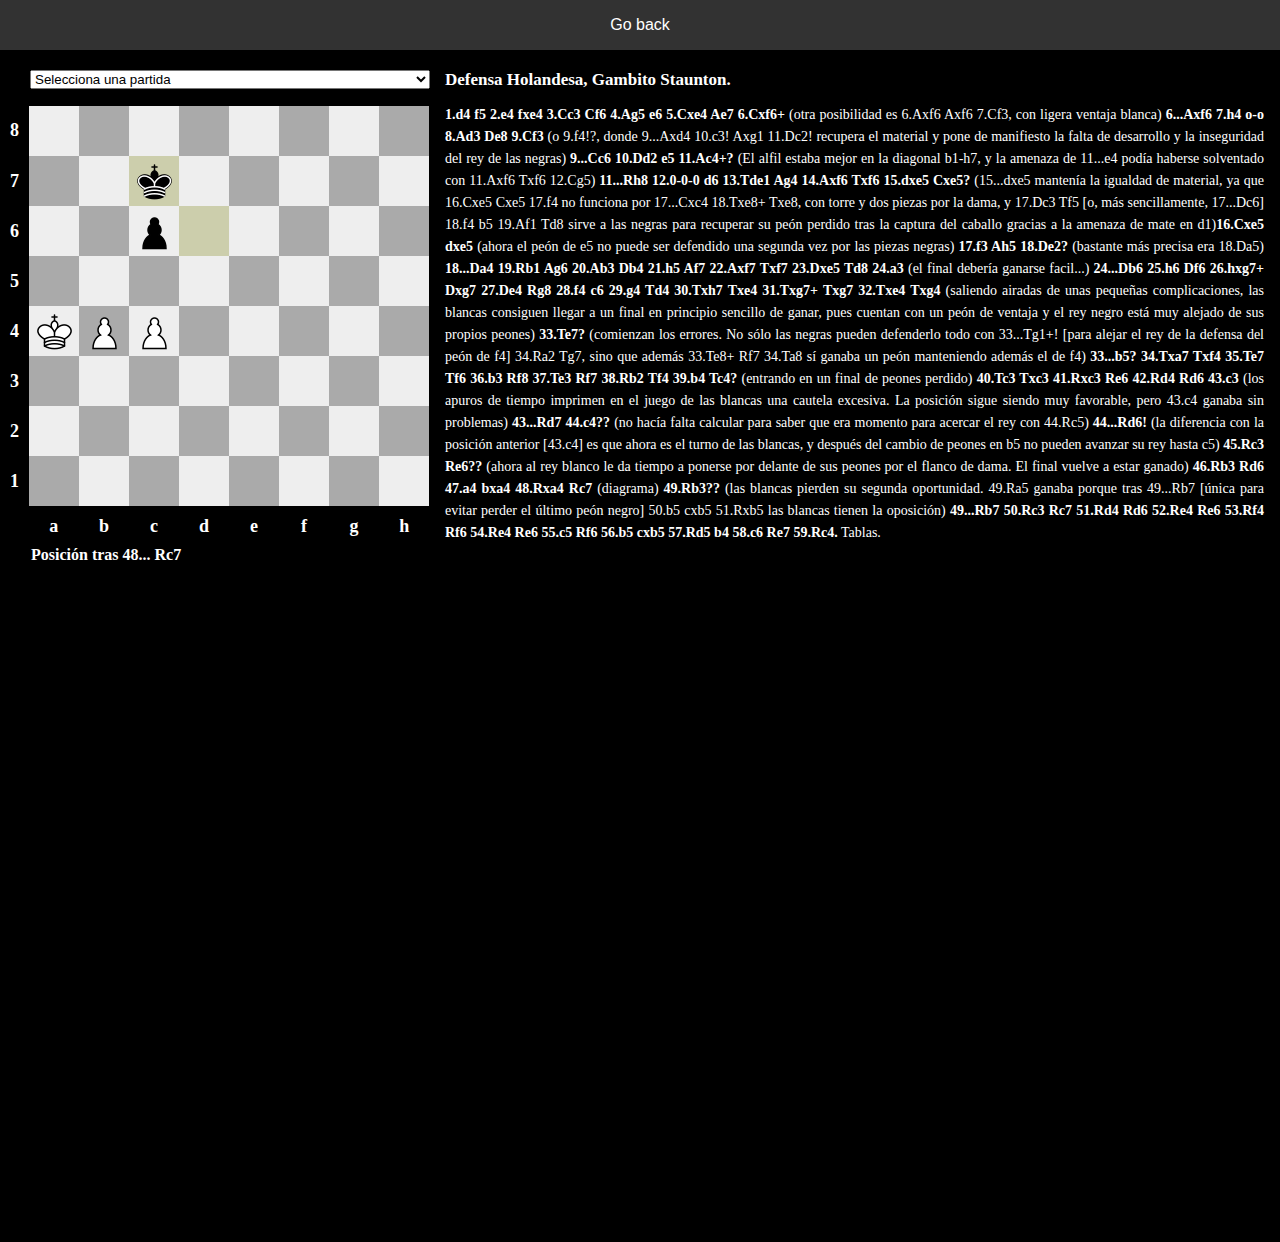
<file: ajedrez.html>
<!DOCTYPE html>
<html lang="en">
<head>
<meta charset="UTF-8"/>
<meta name="viewport" content="width=device-width, initial-scale=1.0"/>
<link rel="stylesheet" href="styles.css">
<title>Ajedrez Pablo</title>
</head>
<body>
    <nav id="navbar-ir">
        <a href="index.html">
          Go back
        </a>
      </nav>
    <div class="space-nav">
    </div>
    <select class="games-selector">
        <option selected disabled hidden>
            Selecciona una partida
        </option>
        <option value="jose-olmo_2024">
            González López, Pablo ½ - ½ Olmo, José (19/07/2024)
        </option>
    </select>
    <div class="chess-games">
        <div class="board">
            <table class="chess-board">
                <tbody>
                    <tr>
                        <th>8</th>
                        <td class="light"></td>
                        <td class="dark"></td>
                        <td class="light"></td>
                        <td class="dark"></td>
                        <td class="light"></td>
                        <td class="dark"></td>
                        <td class="light"></td>
                        <td class="dark"></td>
                    </tr>
                    <tr>
                        <th>7</th>
                        <td class="dark"></td>
                        <td class="light"></td>
                        <td class="dark last-move"><img src="chess-pieces/black-king.png"></td>
                        <td class="light"></td>
                        <td class="dark"></td>
                        <td class="light"></td>
                        <td class="dark"></td>
                        <td class="light"></td>
                    </tr>
                    <tr>
                        <th>6</th>
                        <td class="light"></td>
                        <td class="dark"></td>
                        <td class="light"><img src="chess-pieces/black-pawn.png"></td>
                        <td class="dark last-move"></td>
                        <td class="light"></td>
                        <td class="dark"></td>
                        <td class="light"></td>
                        <td class="dark"></td>
                    </tr>
                    <tr>
                        <th>5</th>
                        <td class="dark"></td>
                        <td class="light"></td>
                        <td class="dark"></td>
                        <td class="light"></td>
                        <td class="dark"></td>
                        <td class="light"></td>
                        <td class="dark"></td>
                        <td class="light"></td>
                    </tr>
                    <tr>
                        <th>4</th>
                        <td class="light"><img src="chess-pieces/white-king.png"></td>
                        <td class="dark"><img src="chess-pieces/white-pawn.png"></td>
                        <td class="light"><img src="chess-pieces/white-pawn.png"></td>
                        <td class="dark"></td>
                        <td class="light"></td>
                        <td class="dark"></td>
                        <td class="light"></td>
                        <td class="dark"></td>
                    </tr>
                    <tr>
                        <th>3</th>
                        <td class="dark"></td>
                        <td class="light"></td>
                        <td class="dark"></td>
                        <td class="light"></td>
                        <td class="dark"></td>
                        <td class="light"></td>
                        <td class="dark"></td>
                        <td class="light"></td>
                    </tr>
                    <tr>
                        <th>2</th>
                        <td class="light"></td>
                        <td class="dark"></td>
                        <td class="light"></td>
                        <td class="dark"></td>
                        <td class="light"></td>
                        <td class="dark"></td>
                        <td class="light"></td>
                        <td class="dark"></td>
                    </tr>
                    <tr>
                        <th>1</th>
                        <td class="dark"></td>
                        <td class="light"></td>
                        <td class="dark"></td>
                        <td class="light"></td>
                        <td class="dark"></td>
                        <td class="light"></td>
                        <td class="dark"></td>
                        <td class="light"></td>
                    </tr>
                    <tr>
                        <th></th>
                        <th>a</th>
                        <th>b</th>
                        <th>c</th>
                        <th>d</th>
                        <th>e</th>
                        <th>f</th>
                        <th>g</th>
                        <th>h</th>
                    </tr>
                </tbody>
            </table>
            <p class="caption"><b>Posición tras 48... Rc7</b></p>
        </div>
        <div class="game-analysis">
        <h6 class="opening">
            <b>Defensa Holandesa, Gambito Staunton.</b>
        </h6>
        <p>
            <b>1.d4 f5 2.e4 fxe4 3.Cc3 Cf6
            4.Ag5 e6 5.Cxe4 Ae7 6.Cxf6+</b>
            (otra posibilidad es 6.Axf6 Axf6 7.Cf3, con ligera ventaja blanca)
            <b>6...Axf6 7.h4 o-o 8.Ad3 De8 9.Cf3</b> (o 9.f4!?, donde
            9...Axd4 10.c3! Axg1 11.Dc2! recupera el material y pone
            de manifiesto la falta de desarrollo y la inseguridad del rey
            de las negras)
            <b>9...Cc6 10.Dd2 e5 11.Ac4+?</b> (El alfil estaba mejor en la
            diagonal b1-h7, y la amenaza de 11...e4 podía haberse solventado
            con 11.Axf6 Txf6 12.Cg5) <b>11...Rh8 12.0-0-0 d6 13.Tde1 
            Ag4 14.Axf6 Txf6 15.dxe5 Cxe5?</b> (15...dxe5 mantenía la
            igualdad de material, ya que 16.Cxe5 Cxe5 17.f4 no funciona
            por 17...Cxc4 18.Txe8+ Txe8, con torre y dos piezas por la dama,
            y 17.Dc3 Tf5 [o, más sencillamente, 17...Dc6] 
            18.f4 b5 19.Af1 Td8 sirve a las negras para recuperar su peón
            perdido tras la captura del caballo gracias a la amenaza
            de mate en d1)<b>16.Cxe5 dxe5</b> (ahora el peón de e5 no 
            puede ser defendido una segunda vez por las piezas negras) 
            <b>17.f3 Ah5 18.De2?</b> (bastante más precisa era 18.Da5) 
            <b>18...Da4 19.Rb1 Ag6 20.Ab3 Db4 21.h5 Af7 22.Axf7 Txf7 
            23.Dxe5 Td8 24.a3</b> (el final debería ganarse facil...) 
            <b>24...Db6 25.h6 Df6 26.hxg7+ Dxg7 27.De4 Rg8 28.f4 c6 
            29.g4 Td4 30.Txh7 Txe4 31.Txg7+ Txg7 32.Txe4 Txg4</b> 
            (saliendo airadas de unas pequeñas complicaciones, las
            blancas consiguen llegar a un final en principio sencillo de
            ganar, pues cuentan con un peón de ventaja y el rey negro está 
            muy alejado de sus propios peones) <b>33.Te7?</b> (comienzan 
            los errores. No sólo las negras pueden defenderlo todo con
            33...Tg1+! [para alejar el rey de la defensa del peón de f4] 
            34.Ra2 Tg7, sino que además 33.Te8+ Rf7 34.Ta8 sí ganaba 
            un peón manteniendo además el de f4) <b>33...b5? 34.Txa7 
            Txf4 35.Te7 Tf6 36.b3 Rf8 37.Te3 Rf7 38.Rb2 Tf4 39.b4 Tc4?</b> 
            (entrando en un final de peones perdido) <b>40.Tc3 Txc3 
            41.Rxc3 Re6 42.Rd4 Rd6 43.c3</b> (los apuros de tiempo 
            imprimen en el juego de las blancas una cautela excesiva. 
            La posición sigue siendo muy favorable, pero 43.c4 
            ganaba sin problemas)<b> 43...Rd7 44.c4??</b> 
            (no hacía falta calcular para saber que era momento 
            para acercar el rey con 44.Rc5) <b>44...Rd6!</b> 
            (la diferencia con la posición anterior [43.c4] es que ahora 
            es el turno de las blancas, y después del cambio de peones 
            en b5 no pueden avanzar su rey hasta c5) <b>45.Rc3 Re6??</b> 
            (ahora al rey blanco le da tiempo a ponerse por delante de 
            sus peones por el flanco de dama. El final vuelve a estar 
            ganado) <b>46.Rb3 Rd6 47.a4 bxa4 48.Rxa4 Rc7</b> (diagrama) 
            <b>49.Rb3??</b> (las blancas pierden su segunda oportunidad. 
            49.Ra5 ganaba porque tras 49...Rb7 [única para evitar perder 
            el último peón negro] 50.b5 cxb5 51.Rxb5 las blancas tienen 
            la oposición) <b>49...Rb7 50.Rc3 Rc7 51.Rd4 Rd6 52.Re4 Re6 
            53.Rf4 Rf6 54.Re4 Re6 55.c5 Rf6 56.b5 cxb5 57.Rd5 b4 
            58.c6 Re7 59.Rc4.</b> Tablas.
        </p>
        </div>
    </div>
        A<br>A<br>A<br>A<br>A<br>A<br>A<br>A<br>A<br>A<br>A<br>A<br>A<br>A<br>A<br>A<br>A<br>A<br>A<br>A<br>A<br>A<br>A<br>A<br>A<br>A<br>A<br>A<br>A<br>A<br>A<br>A<br>A<br>A<br>A<br>A<br>
</body>
</html>
</file>
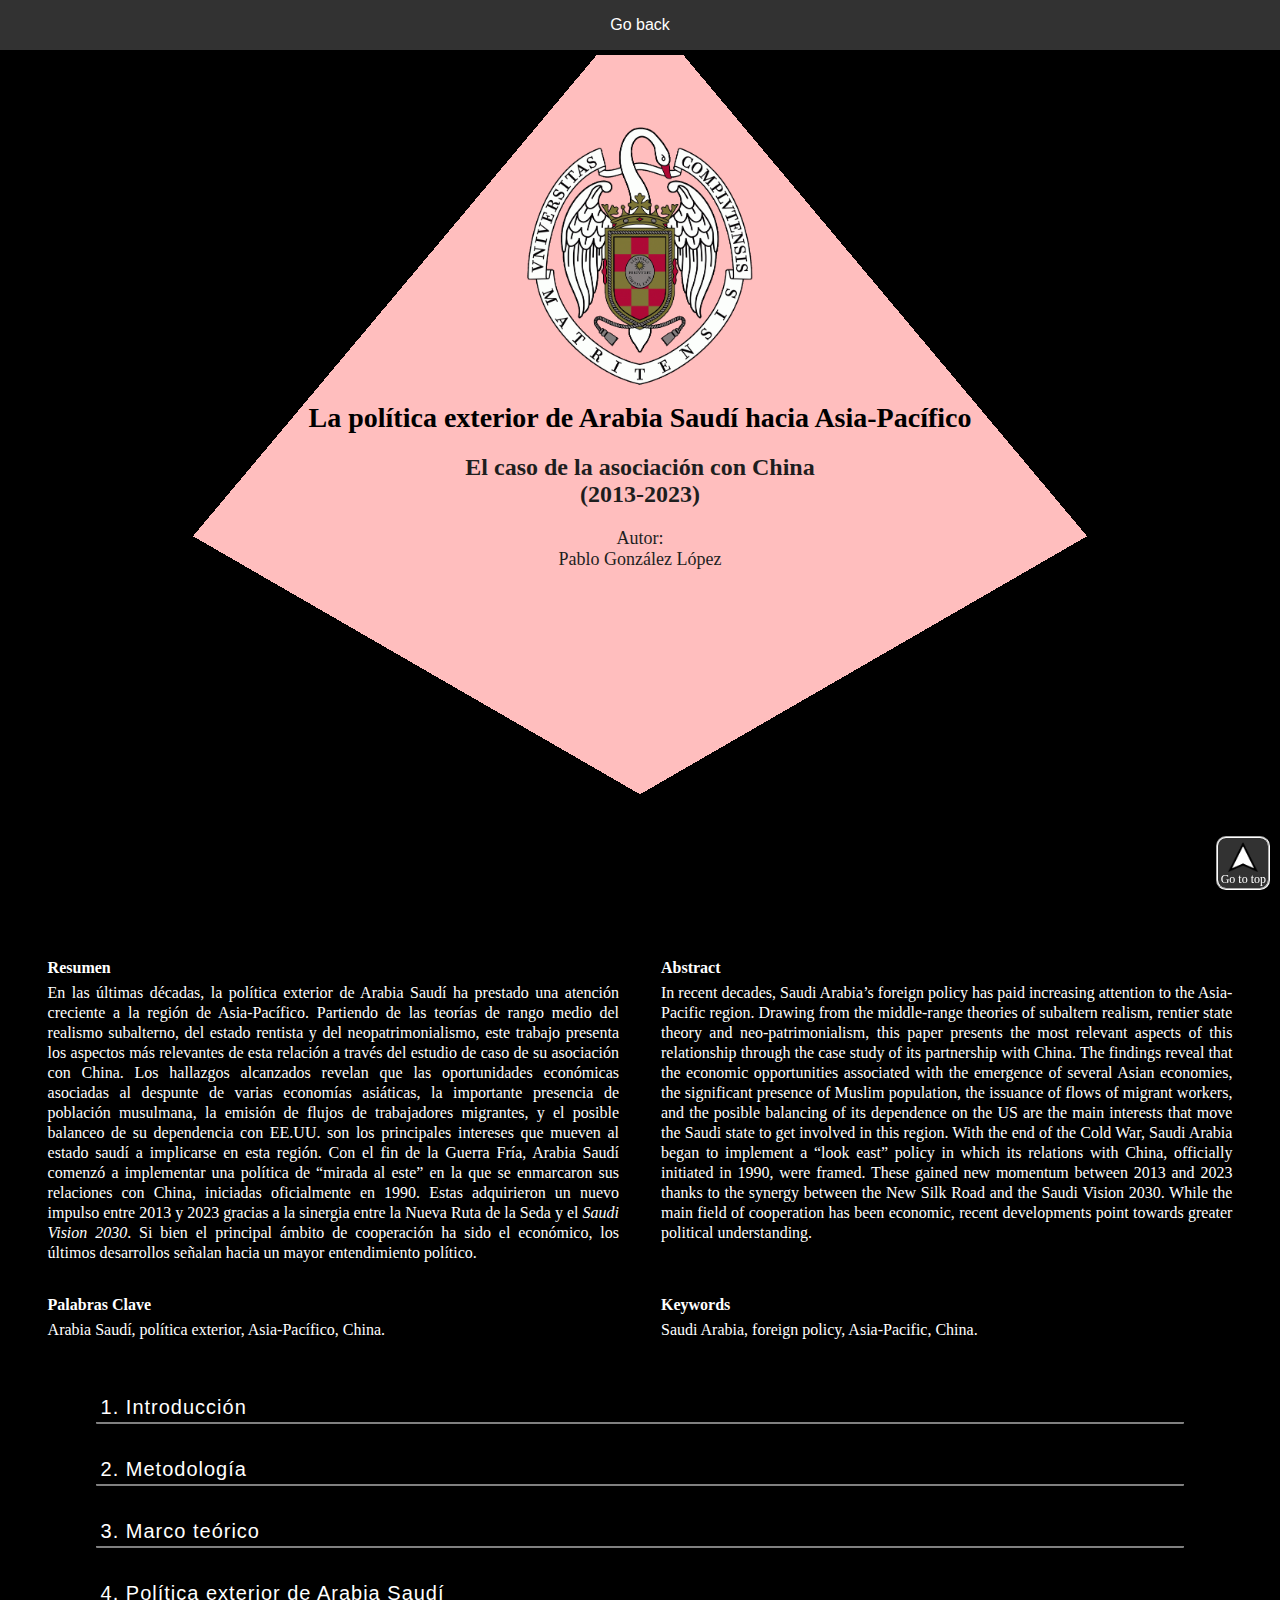
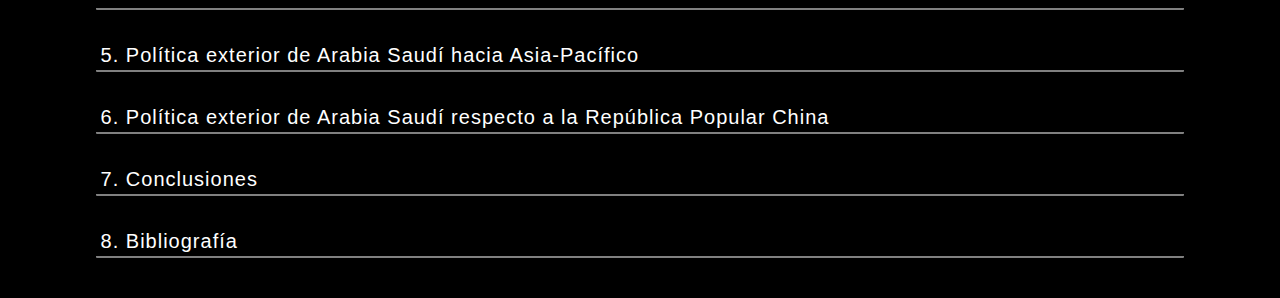
<file: ir-thesis.html>
<!DOCTYPE html>
<html lang="en">
<head>
  <meta charset="UTF-8">
  <meta name="viewport" content="width=device-width, initial-scale=1.0">
  <link rel="stylesheet" href="./styles.css">
  <title>
    IR thesis
  </title>
</head>
<body>
  <nav id="navbar-ir">
    <a href="index.html">
      Go back
    </a>
  </nav>
  <div class="space-nav">
  </div>
  <section id="tfg-ir-title">
    <img src="ir-thesis-icons/ucm-logo.png" alt="ucm-logo">
    <h1>
        La política exterior de Arabia Saudí hacia Asia-Pacífico 
    </h1>
    <h2>
        El caso de la asociación con China<br>
        (2013-2023)
    </h2>
    <p>
        Autor:<br>
        Pablo González López
    </p>
  </section>
  <a href="#navbar-ir">
  <div class="up-shortcut">
    <img src="ir-thesis-icons/go-up-icon.png" alt="up-shortcut">
    <p>
        Go to top
    </p>
  </div>
  </a>
<main class="tfg-ir-content">
    <table class="abstract-table">
      <tbody>
        <tr>
            <th>
                Resumen
            </th>
            <th>
                Abstract
            </th>
        </tr>
        <tr>
            <td>
                En las últimas décadas, la política exterior de Arabia Saudí ha prestado una atención creciente a la región de Asia-Pacífico. Partiendo de las teorías de rango medio del realismo subalterno, del estado rentista y del neopatrimonialismo, este trabajo presenta los aspectos más relevantes de esta relación a través del estudio de caso de su asociación con China. Los hallazgos alcanzados revelan que las oportunidades económicas asociadas al despunte de varias economías asiáticas, la importante presencia de población musulmana, la emisión de flujos de trabajadores migrantes, y el posible balanceo de su dependencia con EE.UU. son los principales intereses que mueven al estado saudí a implicarse en esta región. Con el fin de la Guerra Fría, Arabia Saudí comenzó a implementar una política de “mirada al este” en la que se enmarcaron sus relaciones con China, iniciadas oficialmente en 1990. Estas adquirieron un nuevo impulso entre 2013 y 2023 gracias a la sinergia entre la Nueva Ruta de la Seda y el <i>Saudi Vision 2030</i>. Si bien el principal ámbito de cooperación ha sido el económico, los últimos desarrollos señalan hacia un mayor entendimiento político.
            </td>
            <td>
                In recent decades, Saudi Arabia’s foreign policy has paid increasing attention to the Asia-Pacific region. Drawing from the middle-range theories of subaltern realism, rentier state theory and neo-patrimonialism, this paper presents the most relevant aspects of this relationship through the case study of its partnership with China. The findings reveal that the economic opportunities associated with the emergence of several Asian economies, the significant presence of Muslim population, the issuance of flows of migrant workers, and the posible balancing of its dependence on the US are the main interests that move the Saudi state to get involved in this region. With the end of the Cold War, Saudi Arabia began to implement a “look east” policy in which its relations with China, officially initiated in 1990, were framed. These gained new momentum between 2013 and 2023 thanks to the synergy between the New Silk Road and the Saudi Vision 2030. While the main field of cooperation has been economic, recent developments point towards greater political understanding.
            </td>
        </tr>
        <tr>
            <th>
                Palabras Clave
            </th>
            <th>
                Keywords
            </th>
        </tr>
        <tr>
            <td>
                Arabia Saudí, política exterior, Asia-Pacífico, China.
            </td>
            <td>
                Saudi Arabia, foreign policy, Asia-Pacific, China.
            </td>
        </tr>
      </tbody>
    </table>
    <details>
        <summary class="tfg-ir-section">
            1. Introducción
        </summary>
        <p class="first-letter-capitalized">
            La aproximación de Arabia Saudí a Asia-Pacífico ha sido objeto de un creciente interés desde que, en 2006, el rey Abdalá bin Abdulaziz anunciara que sus primeros destinos internacionales fuera de Oriente Medio serían Pekín y Nueva Deli. Aunque esta decisión bien pudo ser interpretada como un desarrollo en consonancia con el enfriamiento de las relaciones con su histórico aliado, EE.UU., tras los atentados del 11 de septiembre de 2001, el presente trabajo dirige su atención específicamente a las relaciones que el estado saudí mantiene con su oriente y a los principales objetivos e intereses que las motivan. A través de una presentación sintética del caso de su asociación con China durante la última década, fruto de un extenso trabajo analítico y de investigación bibliográfica, se tratará de identificar las variables más relevantes de estas relaciones y aclarar el alcance de las mismas en el marco más general de la política exterior saudí. Ello permitirá, en definitiva, acceder a una comprensión más profunda de la participación de este estado en el sistema internacional, de las interpretaciones que ha realizado de los últimos desarrollos en su entorno regional y doméstico, y de las posibles tendencias que marcarán su futuro. Finalmente, dado que la gran mayoría de investigaciones sobre la cuestión han sido realizadas desde contextos angloparlantes, se estima que los hallazgos aquí presentados pueden contribuir positivamente a cubrir la relativa laguna de conocimiento identificada en la literatura en castellano.<br><br>
            En cuanto a la estructura formal del texto, este comienza, tras esta breve introducción, con un apartado metodológico. Tras ello, se elabora y presenta un marco teórico particular a este trabajo que sienta unas bases iniciales para la comprensión de su específico objeto de estudio. Se pasa entonces a describir y analizar las líneas más generales de la política exterior del estado saudí, y a ello le sigue un estudio más concreto de la política exterior respecto a Asia-Pacífico, para terminar con el estudio de caso propiamente dicho de la asociación con la República Popular China (RPC). Para terminar, se presenta un apartado de conclusiones en el que se resumen los hallazgos más significativos, se evalúa la validez de las hipótesis planteadas, y se proponen posibles guías a seguir en futuras investigaciones. Se incluye además, con el objetivo de facilitar el seguimiento del texto, un esquema por cada uno de estos apartados.
        </p>
    </details>
    <details>
        <summary class="tfg-ir-section">
            2. Metodología
        </summary>
        <p class="first-letter-capitalized">
            El presente trabajo toma por objeto la política exterior del Reino de Arabia Saudí, y de ella estudia su relación con Asia-Pacífico a través del caso de la asociación con China en la última década. El objetivo general consiste, por tanto, en el análisis de los desarrollos en esta área de la política exterior saudí de 2013 a 2023. A su vez, ello será el resultado de tres objetivos específicos, que serán los siguientes:
        </p>
            <ol>
                <li>
                    1) analizar los objetivos e interpretaciones de la política exterior saudí,
                </li>
                <li>
                    2) analizar la relevancia de Asia-Pacífico en la agenda exterior de Arabia Saudí, y
                </li>
                <li>
                    3) analizar los intereses de Arabia Saudí en su aproximación hacia China.
                </li>
            </ol>
        <p>
            Por su parte, la consecución de estos objetivos será dependiente de si se logra responder satisfactoriamente a las siguientes tres preguntas de investigación:
        </p>
            <ol>
                <li>
                    1) ¿cuáles son los principales objetivos e interpretaciones de la política exterior de Arabia Saudí?,
                </li>
                <li>
                    2) ¿qué importancia tiene la región de Asia-Pacífico para Arabia Saudí?, y
                </li>
                <li>
                    3) ¿qué intereses tiene Arabia Saudí en su relación con China?                    
                </li>
            </ol>
        <p>
            Por último, para cada una de estas preguntas se ha avanzado una hipótesis que deberá poder ser confirmada o refutada:
        </p>
            <ol>
                <li>
                    H1) los objetivos e interpretaciones de la política exterior saudí pasan en primera instancia por la seguridad del estado y de la dinastía gobernante,
                </li>
                <li>
                    H2) la región de Asia-Pacífico posee una relevancia creciente para Arabia Saudí, y
                </li>
                <li>
                    H3) la asociación de Arabia Saudí con China conecta con intereses tanto económicos como políticos del primero.
                </li>
            </ol>
        <p>
            En cuanto a las características estrictamente metodológicas del trabajo, estas han partido de una categorización previa del estudio siguiendo las propuestas de Rafael Calduch (1991; 2014): según estas, nos encontramos ante una investigación académica, inscrita en el nivel de la microinternacionalidad, que atiende a desarrollos ocurridos en un medio plazo, y que hace uso de métodos descriptivos y analíticos. No pretende, por tanto, alcanzar un conocimiento extrapolable a otras realidades del sistema internacional sino obtener, interpretar y presentar la información relevante de un fenómeno concreto para llegar a una comprensión más profunda del mismo y quedar en condiciones para distinguir sus elementos más esenciales y las relaciones que se suscitan entre ellos. A través del estudio de caso intrínseco de la asociación entre Arabia Saudí y la República Popular China, se prioriza la validez de la particularización sobre la efectividad de la generalización (Stake, 1995: 445). En este mismo sentido, partiremos de un marco teórico ecléctico y conformado por varias teorías de rango medio adecuadas al caso que nos ocupa (Sanahuja, 2018: 111).<br><br>
            Por otra parte, al ser este un fenómeno de carácter político, que se encuentra aún en curso y en el que los actores implicados ponen sus intereses en juego, habremos de mostrar especial cautela respecto a las fuentes con las que trabajemos (Lorenzo, 2009: 3-4). Si a esto le sumamos, además, la “enorme dificultad para acceder a la principal fuente de información y conocimiento humano: la observación directa” (Calduch, 2014: 21), tendremos que reconocer la necesidad de diversificar y contrastar los datos secundarios y documentales empleados. En buena medida, la precisión y rigurosidad del trabajo dependerá de la riqueza y variedad de las fuentes empleadas, así como de la coherencia y complementariedad de la información recogida y analizada (Colotta, 2021: 517).
        </p>
        <figure>
            <img src="ir-thesis-icons/schema-figure.png" alt="Esquema general del trabajo">
        </figure>
    </details>
    <details>
        <summary class="tfg-ir-section">
            3. Marco teórico
        </summary>
        <h3>
            3.1. Teorías de rango medio: realismo subalterno.
        </h3>
        <p class="first-letter-capitalized">
            Según David A. Lake (2013), en los intersticios de los “Grandes Debates” que narran el relato canónico de la disciplina de las Relaciones Internacionales puede encontrarse una tradición alternativa de aproximaciones teóricas eclécticas que, caracterizadas por un pluralismo metodológico y una orientación a cuestiones concretas, han constituido la principal fuente de progreso en la investigación. Este trabajo participa de esta subrepticia tradición, y para ello toma varias teorías de rango medio y las ajusta libremente a su propio objeto de estudio. Este marco teórico, por tanto, no sentará grandes asunciones sobre cuáles deben ser las unidades de análisis primordiales o sobre qué las mueve a actuar en última instancia, sino que preparará una base conceptual provisional que aspira únicamente a facilitar el análisis empírico de un actor concreto: el estado saudí.<br><br>
            Nuestro punto de partida será la perspectiva del realismo subalterno desarrollada por Mohammed Ayoob (1997; 2002; 2019). Combinando algunas observaciones de pensadores realistas clásicos como Thomas Hobbes, los análisis de la sociología histórica de autores como Charles Tilly y la perspectiva normativa de la escuela inglesa desarrollada por Hedley Bull, este autor ha tratado de llegar a conclusiones que encajen con los comportamientos observados en la mayoría de los estados del sistema internacional contemporáneo, es decir, aquellos localizados en el Tercer Mundo y que frecuentemente lograron su independencia de forma reciente y tras una primera fase de colonización. Si bien no sería correcto afirmar que Arabia Saudí estuvo en algún momento de su historia bajo una administración colonial directa, su aún reciente proceso de formación estatal no puede comprenderse sin atender al contexto de la más general intervención británica en Oriente Medio. Por ello, al contrario de aquellas estructuras sociales emergentes en Europa que ya por 1648 contaban con el reconocimiento y la autonomía suficientes para ser partícipes de la Paz de Westfalia, tanto este como muchos otros países árabes han contado con un margen temporal y de maniobra mucho más limitado en su proceso de consolidación estatal. Además, las principales amenazas percibidas para la seguridad de estos estados no suelen ser, como predice el realismo clásico, la posibilidad de ataques por parte de actores externos, sino las resistencias, generalmente internas, que se oponen al que no puede sino ser su principal interés por cuanto todos los demás dependen en gran medida de su consecución: la construcción de aparatos políticos legítimos con la capacidad de proveer orden en los territorios bajo su jurisdicción. No significa esto que las amenazas externas no vayan a ser relevantes para el estado saudí, sino que lo serán especialmente en la medida en que mantengan conexiones o incluso lleguen a confundirse con cuestiones del orden interno. Para comprender su comportamiento en política exterior, por tanto, no bastará con estudiar sus relaciones diplomáticas sino que habremos de atender también a sus condicionantes internos.
        </p>
        <h3>
            3.2. Arabia Saudí como estado rentista y neo-patrimonial.
        </h3>
        <p class="first-letter-capitalized">
            Para ello, nos apoyaremos en la teoría del estado rentista, propuesta inicialmente por Hossein Mahdavy (2014) y desarrollada posteriormente por Hazem Beblawi (1987). Según el primero, “estado rentista” es aquel que recibe de forma regular cantidades sustanciales de rentas externas, siendo poco o nada significantes para ello las actividades productivas de su economía doméstica. A partir de esta definición, claramente acorde al estado saudí y su industria petrolífera orientada a la exportación (Izquierdo, 2007), Mahdavy plantea una serie de particularidades de estos estados que servirán de base a nuestro estudio: por un lado, el gobierno de los estados rentistas tiende a ser el factor dominante de la economía del país, pudiendo embarcarse en grandes programas de gasto público sin recurrir a impuestos o desajustes drásticos en sus balanzas de pagos; por otro, la relativa riqueza y prosperidad de estos países tiende a generar en la población aquiescencia política y, consecuentemente, cierto estancamiento dentro del <i>statu quo</i>. En la aportación de Beblawi se incide, además, en que el estado rentista es sólo un elemento de las economías rentistas, cuyos partícipes tienden a desarrollar una “mentalidad rentista” según la cual la asunción de la causalidad trabajo-recompensa queda desvinculada y las comunidades expatriadas, que llevan a cabo la mayor parte del trabajo productivo, son consideradas como ajenas a la sociedad. Así, la teoría del estado rentista permite comprender algunas de las dificultades que enfrenta el estado saudí a pesar de sus cuantiosos beneficios económicos, a la vez que historiza el desarrollo de esa mentalidad rentista, evitando caer en las naturalizaciones propias del orientalismo contra el que famosamente advirtió Edward Said (1979).<br><br>
            Aun así, esta teoría no profundiza en las dinámicas internas por las que cada estado particular puede llegar a enfrentar dichas dificultades. Por ello, nos apoyaremos ahora en la teoría del estado neo-patrimonial para aproximarnos a las relaciones entre gobernantes, élites políticas y personal administrativo del estado saudí. La teoría del estado patrimonial generalmente parte del tipo ideal weberiano de dominación tradicional, que basa su legitimidad en la presencia de creencias cotidianas o costumbres presentes “desde tiempo inmemorial” (Weber, 1964: 180). El propio Weber consideraba que “con la aparición de un cuadro administrativo (y militar) personal del señor toda dominación tradicional tiende al patrimonialismo” (Ibíd., 185). La novedad que caracteriza al neo-patrimonialismo consiste, entonces, en la hibridación de estos aspectos con elementos burocráticos legales-racionales (Erdmann y Engel, 2007: 104). Así, si bien Abdulaziz bin Saúd, fundador del moderno estado saudí, justificaba su legitimidad aludiendo al hecho de que los territorios alcanzados habían pertenecido previamente a sus ancestros (Al-Rasheed, 2010: 4), en la práctica la voluntad de los monarcas se combina con las consideraciones de cámaras consultivas, autoridades religiosas y organizaciones corporativas institucionalizadas (Al-Atawneh, 2009; Hertog, 2006). Este tipo de regímenes se caracteriza, según Erdmann y Engel (2007), por entremezclar la formalidad y la informalidad de los procesos políticos hasta el punto de poder hablarse de una “informalidad institucionalizada”. Esto es especialmente evidente en el reino saudí, donde la concentración del poder en manos de la dinastía Al-Saúd generó un “clientelismo segmentado” con el que los distintos príncipes satisfacen sus redes de patronaje a través de la concesión de puestos y recursos en feudos institucionales o entidades públicas caracterizadas generalmente por su incoordinación, inflexibilidad e ineficiencia (Hertog, 2011: 19-49).<br><br>
            Por último, las tres teorías de rango medio planteadas deben aplicarse atendiendo al contexto histórico concreto en el que se enmarca nuestro estudio. En principio, las conocidas como Primaveras Árabes parecen haber confirmado la validez tanto del realismo subalterno como de la teoría del estado rentista: por un lado, estas revueltas pusieron de manifiesto la débil legitimidad intrínseca a las formaciones estatales subalternas (Ayoob, 2019); por otro, revalidaron la correlación entre estado rentista y menor agitación socio-política, produciéndose revueltas generalizadas únicamente en dos de estos estados, Bahréin y Libia, y siendo estas en ambos casos resueltas por intervenciones externas, si bien en sentidos opuestos (Benli Altunisik, 2014). Por el contrario, autores como Christopher Davidson (2021) han considerado que a partir de este momento la teoría del neo-patrimonialismo pierde capacidad explicativa sobre Arabia Saudí dada la mayor proximidad del gobierno de Mohamed bin Salmán (MbS) al tipo ideal del “sultanismo”, considerado por Weber como la forma extrema de patrimonialismo. En cualquier caso, para nuestro estudio bastará con considerar ambas posibilidades como tendencias en pugna pero por el momento coexistentes en el estado saudí.
        </p>
        <figure>
            <img src="ir-thesis-icons/theoretical-framework-figure.png" alt="Esquema del marco teórico">
        </figure>
    </details>
    <details>
        <summary class="tfg-ir-section">
            4. Política exterior de Arabia Saudí
        </summary>
        <h3>
            4.1. Intereses y prioridades del estado saudí.
        </h3>
        <p class="first-letter-capitalized">
            Tras un proceso de conquista y unificación de territorio que duró 30 años, Abdulaziz bin Saúd declaró fundado el tercer y actual estado saudí en 1932 (Al-Rasheed, 2010: 37-68). Sin embargo, muy poco tenía que ver aquella difusa estructura de lealtades con lo que actualmente conocemos por Arabia Saudí. El reino surgía de un equilibrio de poderes manifiestamente inestable, habiendo atravesado entre 1927 y 1930 una rebelión protagonizada por la que hasta entonces había sido su principal fuerza militar y entre 1929 y 1931 una importante reducción de la que aún era su principal fuente de ingresos, el <i>hajj</i> o peregrinación anual a La Meca, por consecuencia de la Gran Depresión (Bronson, 2006: 14). Fue a partir de este precario punto de partida que el estado saudí conformó sus más básicos intereses: el sostenimiento de las posesiones territoriales, la legitimidad de la dinastía gobernante, la estabilidad interna y el reconocimiento internacional. A ello se sumó, pasados unos años, el desarrollo de la industria petrolífera.<br><br>
            En un primer momento, la sola tarea de consolidar internamente el estado y sostener las posesiones territoriales alcanzadas prácticamente agotaba la atención de la dinastía gobernante. En palabras del que fue uno de los más altos diplomáticos estadounidenses en Arabia Saudí, Dean Acheson, el objetivo primario del reino era “sobrevivir, y quizás prosperar”, pero con una provisión adicional: “bajo la dinastía Al-Saúd” (Eilts, 2004: 219). Ello generó una actitud de permanente alerta frente a cualquier posible amenaza a la estabilidad interna del país, razón de que, año tras año, Arabia Saudí destaque por ser uno de los países que más presupuesto destina a su defensa y seguridad (Ornelas, 2022). Asimismo, el estado saudí cuenta con una larga historia de represión y persecución de cualquier posible perturbación o deslegitimación del orden interno, como fueron los movimientos obreros y nacionalistas árabes en las décadas de los 50 y 60 (Matthiesen, 2014) o la oposición islamista a partir de los 90 (Al-Rasheed, 2010: 222-233). Pero esta fijación por la estabilidad no queda limitada al ámbito interno, sino que se traslada y a menudo amplifica en las vicisitudes del entorno regional. Por ello, prácticamente desde los inicios del reino, Arabia Saudí ha considerado que el orden doméstico tenía que defenderse también a través del ejercicio de un liderazgo regional que promoviera un contexto favorable (González y Hernández, 2019: 118-119). Siguiendo esta percepción básica, la monarquía saudí ha competido incesantemente por la hegemonía en las esferas árabes y musulmanas, ya sea frente al Egipto de Nasser en la década de 1960 o frente a Irán tras la revolución de 1979 (Mabon, 2016).<br><br>
            Actualmente, para la consecución de estas prioridades de sostenimiento de la soberanía territorial, legitimidad de la dinastía gobernante, estabilidad interna y reconocimiento internacional, el moderno estado saudí se apoya fundamentalmente en sus amplios recursos económicos, que a su vez provienen principalmente de las rentas del petróleo (Ramady, 2010: 237-239). A través de la dirección de Saudi Aramco, una de las empresas más grandes del mundo, la defensa y promoción de la industria petrolífera se ha convertido en otro interés nacional de primer orden, no sólo por su peso económico sino también por su potencial uso como herramienta política (Hernández, 2019: 128-135).
        </p>
        <h3>
            4.2. Esferas de interés y acción de Arabia Saudí.
        </h3>
        <p class="first-letter-capitalized">
            La participación saudí en el sistema internacional puede clarificarse por medio de una jerarquización de sus principales esferas de interés y acción en cuatro niveles de prioridad: el de EE.UU. y los países del Consejo de Cooperación del Golfo, el de Oriente Medio y el Magreb, el de la esfera islámica y el de otras potencias internacionales.<br><br>
            La alianza con Estados Unidos ha ocupado, desde aquel histórico pacto alcanzado durante la II Guerra Mundial entre Ibn Saúd y Roosevelt, un lugar preeminente en los cálculos de las acciones saudíes. Aunque las relaciones entre estos dos países no siempre han sido fluidas, y a pesar de las críticas que estas le han ganado por parte de varios países vecinos, Arabia Saudí siempre ha contado con que el apoyo estadounidense es la principal garantía para la seguridad en el golfo (Mabon, 2017: 3). En las últimas décadas, EE.UU. ha sido con diferencia el mayor proveedor de material militar a Arabia Saudí (Wezeman y Kuimova, 2019), y si bien ya no es el mayor comprador de su petróleo, sí sigue siendo el principal receptor de las cuantiosas reinversiones internacionales de petrodólares en virtud de un arreglo secreto acordado en 1974 (Spiro, 1999, ix-xii).<br><br>
            El único área que podría equipararse con EE.UU. en cuanto al interés que suscita para Arabia Saudí, aunque por muy diferentes razones, es el conformado por el CCG. Formada por las seis monarquías de la Península Arábiga –Kuwait, Bahréin, Qatar, Emiratos Árabes Unidos, Omán y Arabia Saudí–, esta organización fue creada en 1981 como parte del esfuerzo saudí por señalar una clara zona de influencia frente a la recién instaurada República Islámica de Irán (Hernández, 2019: 81). Aunque en ocasiones se ha llegado a cuestionar la efectividad real del CCG y tampoco aquí han existido siempre relaciones fluidas entre todos los miembros, destacando las fricciones permanentes con Qatar (Albasoos et. al., 2021; González y Hernández, 2021), Arabia Saudí es probablemente el mayor interesado en la continuación de la organización por cuanto su brazo militar amplifica su paraguas de seguridad y su integración económica facilita la expansión de sus capitales (Bronson, 2006: 429-451).<br><br>
            El siguiente ámbito de interés por orden de importancia sería el de los países ubicados entre Oriente Medio y el Magreb. Buena parte de la política exterior saudí se dirige a erigirse como un polo de liderazgo para esta amplia región, y muestra de ello es su participación activa en los distintos conflictos en curso, como las guerras de Yemen y Siria. Además, Arabia Saudí ha adoptado un rol proactivo en la conformación de una propuesta árabe conjunta para la resolución del conflicto palestino-israelí (Bahgat, 2007b), promoviendo la elaboración de hasta dos planes de paz que, si bien fueron rechazados por Israel, lograron aunar a una gran mayoría de países árabes bajo su iniciativa, confirmando así su relevancia en la resolución de cualquier conflicto en la región (Hernández, 2019: 215). Por otra parte, a pesar de la resonancia transnacional de la causa palestina, Arabia Saudí ve en Israel tanto un contrapeso a la influencia iraní en Oriente Medio como una baza adicional para ganar el favor estadounidense. Sin embargo, las relaciones mutuas han sido siempre un tema especialmente espinoso para ambos países, predominando así el secretismo, la cooperación encubierta y un proceso de normalización diplomática lento y errático (Podeh, 2018; Rynhold y Yaari, 2019).<br><br>
            Un tercer espacio en el que Arabia Saudí trata de hacer valer su influencia es el conformado por los países de tradición islámica o con importantes comunidades de población musulmana. Al menos desde el reinado de Fáisal bin Abdulaziz (1964-1975), los monarcas saudíes han empleado sustanciales recursos económicos en la promoción de comunidades islámicas afines en el exterior (Mandaville, 2022). Asimismo, han insistido en recalcar su autoproclamado título de “Guardianes de los Dos Santos Lugares” como forma de ganar legitimidad tanto interna como fuera de sus fronteras (Ardovini, 2022: 67). Ello, además, les ha permitido aprovechar las masivas peregrinaciones religiosas anuales como oportunidad para presentarse favorablemente ante el público musulman, mejorar sus relaciones con países de tradición islámica o con importantes comunidades musulmanas y ofrecer una imagen positiva de una hipotética unidad del islam bajo su tutela (Kedar, 2017; Niu y Metwally, 2016).<br><br>
            Por último, Arabia Saudí ha establecido importantes relaciones con otras potencias internacionales tales como Rusia, China o India. Buena parte de estas “alianzas alternativas” están fuertemente relacionadas con la búsqueda de una mayor y más beneficiosa coordinación del mercado petrolífero, como la establecida con Rusia y otros países de la OPEP+ (Bradshaw et. al., 2019), pero otras tienen más que ver con un interés más o menos explícito por diversificar sus relaciones y compensar una percibida excesiva dependencia con su histórico aliado, EE.UU. (Al-Rasheed, 2018: 242-245; Ehteshami, 2018: 12-14). Entre las acciones adscribibles a esta segunda motivación destaca, sin duda, el reciente ingreso en el grupo BRICS+ (Gouvea y Gutierrez, 2023).
        </p>
        <h3>
            4.3. Cambios de la política exterior saudí tras las Primaveras Árabes.
        </h3>
        <p class="first-letter-capitalized">
            Ahora bien, todas estas coordenadas geopolíticas relativamente estables y continuadas en el tiempo han debido adaptarse en su aplicación concreta a muy diferentes escenarios domésticos e internacionales. Y, para comprender el escenario actual, quizás el desarrollo más relevante sea la sucesión de revueltas que tuvo lugar a partir del año 2010 en varios países árabes. Desde ese momento, pueden identificarse hasta tres principales desafíos a enfrentar por Arabia Saudí: el mayor cuestionamiento de su hegemonía regional, el aumento de las desconfianzas con EE.UU. y el desajuste presupuestario en las finanzas estatales. Cada uno de estos desafíos ha motivado la implementación de nuevas estrategias por parte de las autoridades saudíes, tales como una implicación más directa en la región, la participación en redes de alianzas más diversas y un mayor impulso a reformas económicas. Todo ello ha llegado a converger en la figura del príncipe heredero, Mohamed bin Salmán, y en el marco estratégico <i>Saudi Vision 2030</i>.<br><br>
            Si bien a nivel doméstico Arabia Saudí apenas fue afectado por los llamamientos compartidos por redes sociales para realizar protestas masivas en el país, limitándose estas a ciertas áreas de mayoría chií (Al-Matter, 2017), la desestabilización de la región fue interpretada por el reino como una amenaza a la hegemonía alcanzada durante las décadas previas (González y Hernández, 2019). Por ello, y en parte gracias a esa relativa imperturbabilidad del orden interno, los saudíes han intentado convertir estos nuevos desafíos en oportunidades, adoptando políticas regionales más asertivas y agresivas a través de mecanismos diplomáticos y económicos, como en el apoyo al golpe de estado del general Abdelfatah El-Sisi en Egipto, o militares, como en las intervenciones en Bahréin o Yemen (Al-Tamamy, 2012; Hassan, 2018; Ragab, 2018).<br><br>
            Por otro lado, las Primaveras Árabes representaron para Arabia Saudí un momento crítico en su relación con EE.UU. La decisión de la administración Obama de no acudir en rescate del presidente egipcio disparó la desconfianza entre las élites saudíes respecto a la disposición estadounidense de asegurar a sus otros aliados en Oriente Medio en momentos de inestabilidad interna. Ello, junto a la percepción de un declive del interés americano por la región y, sobre todo, a su participación en el acuerdo internacional sobre el programa nuclear iraní, ha motivado a los saudíes a seguir una estrategia más autónoma en su intento de conformar favorablemente las jerarquías regionales, paticipando para ello en más diversas redes de alianzas con potencias externas (Kamrava, 2018: 600-604; Ragab, 2018: 67).<br><br>
            Toda esta compleja coyuntura geopolítica le llega a Arabia Saudí en un momento de importantes desafíos económicos y sociales. Tradicionalmente, los cuantiosos beneficios provenientes del petróleo y los flujos de trabajadores migrantes han permitido al reino sostener una estructura laboral claramente ineficiente, marcada por una sobresaturación del empleo público (Madhi y Barrientos, 2003: 71), una tasa de inactividad que ha llegado a ser del 50% (Flynn, 2011) y un desempleo estructural entre nacionales que afecta especialmente a determinados sectores poblacionales como los jóvenes (Alrasheedy, 2019: 30) o las mujeres con estudios universitarios (Nurunnabi, 2017: 555). En el empleo privado, la mayor parte de la fuerza de trabajo es expatriada, y generalmente ocupa posiciones muy mal valoradas por los nacionales y con unos salarios marcadamente inferiores (Hertog, 2018b: 73-87; Ramady, 2010: 361-363). Sin embargo, dadas las tendencias demográficas del reino (Ashwan et. al., 2012), continuar pagando el coste del desempleo de las nuevas cohortes en edad de trabajar con la creación de más empleos públicos sería fiscalmente insostenible (Alrasheedy, 2019). La alternativa más factible parece pasar por la aplicación nacional de programas para la “saudización” de la mano de obra, pero estos llevan existiendo desde la década de 1970 y los resultados han sido, por el momento, poco prometedores (Al Naimi, 2021; Madhi y Barrientos, 2003). Dada la clara preferencia de los empleadores privados por los trabajadores extranjeros, la realidad es que será muy difícil reajustar realmente la estructura productiva saudí sin reducir antes las disparidades en salarios y derechos laborales entre nacionales y expatriados, lo que sin duda conllevaría importantes desafíos políticos (Hertog, 2018a).<br><br>
            Al mismo tiempo, a nivel externo, la “revolución del <i>fracking</i>” y la caída del coste y crecimiento del despliegue de las energías renovables han dado lugar, respectiva y simultáneamente, a una era de abundancia de combustibles fósiles y a un desafío a la centralidad de los mismos (Bradshaw et. al., 2019: 2; Helm, 2016), lo que ha puesto de manifiesto los problemas asociados a la fuerte dependencia del régimen saudí respecto a las fluctuaciones del mercado internacional de un único recurso (Albassam, 2015). Todo ello ha provocado serios desajustes presupuestarios a los que, por el momento, el gobierno ha respondido recortando gastos e implementando políticas de austeridad, lo que podría estar generando cierto malestar entre la población (Alharbi, 2021; Tayeb y Shaheen, 2021).<br><br>
            Pero todo no son malos presagios para el estado saudí. El reino cuenta, por ejemplo, con que las previsiones de crecimiento de las llamadas potencias emergentes aseguran la demanda de petróleo por lo menos durante una o dos décadas más (Helm, 2016: 199). Además, con el ascenso al poder del príncipe heredero MbS ha podido observarse una clara intención de superar las dificultades a través de planes ambiciosos (Hubbard, 2020). Entre estos, sin duda el más citado es el <i>Saudi Vision 2030</i>. Este marco estratégico, presentado por primera vez en 2016, asegura poder emplear la posición central en los mundos árabes e islámicos, las posibilidades de inversión, y la estratégica situación geográfica del reino para alcanzar grandes objetivos sociales, económicos e institucionales a través de reformas de gran calado como el incremento de la participación femenina en el mercado de trabajo, la diversificación o “de-petrolización” de la economía y la privatización de algunas empresas gubernamentales (Kingdom of Saudi Arabia, 2016). Según el propio MbS, el proyecto “ciertamente” podría asimilarse a una “revolución thatcheriana” para Arabia Saudí (The Economist, 2016), pero existen serias dudas sobre si esta analogía puede hacerse efectiva en un contexto tan diferente al británico de los años 80 (Cowan, 2018: 23-42).<br><br>
            En cualquier caso, no cabe duda de que, para solventar los desafíos venideros, Arabia Saudí tendrá que aprovechar todas sus posibles oportunidades. Como vemos, un factor que podría dar cierto margen de maniobra a las reformas internas y ambiciones regionales saudíes es el de las potencias emergentes, muchas de ellas ubicadas en la región de Asia-Pacífico, que no sólo sostienen algunas buenas previsiones para el negocio petrolífero sino que además representan una posible fuente de inversiones. Así, aunque la región de Asia-Pacífico generalmente no ha supuesto un área de especial interés para la política exterior de Arabia Saudí, los últimos desarrollos desde el estallido de las Primaveras Árabes podrían haberle hecho adquirir una importancia existencial.
        </p>
        <figure>
            <img src="ir-thesis-icons/saudi-arabia-foreign-policy-figure.png" alt="Esquema política exterior de Arabia Saudí">
        </figure>
    </details>
    <details>
        <summary class="tfg-ir-section">
            5. Política exterior de Arabia Saudí hacia Asia-Pacífico
        </summary>
        <h3>
            5.1. Intereses del estado saudí en la región de Asia-Pacífico.
        </h3>
        <p class="first-letter-capitalized">
            En función de las anteriores líneas generales de política exterior, la región de Asia-Pacífico cuenta con una serie de particularidades que la hacen, al menos potencialmente, interesante para el estado saudí. Entre ellas, podemos destacar tres: las ya mencionadas oportunidades económicas, la importante presencia de población musulmana, y el acopio de mano de obra excedente dispuesta a trabajar fuera de sus países de origen. Adicionalmente, podría considerarse la existencia de un cuarto factor que, si bien no endógeno a la propia región, parece motivar al menos en parte las acciones saudíes para con la misma. Se trata este del posible balanceo que la región puede aportar frente a una posible excesiva dependencia con EE.UU.<br><br>
            Para comprender el alcance del interés económico saudí en Asia-Pacífico, es importante notar cómo, especialmente tras la crisis del petróleo de 1973, buena parte de los tradicionales compradores occidentales de su crudo comenzaron a perseguir la reducción de sus importaciones de este recurso, no sólo por percibir una imprevisibilidad endémica en Oriente Medio sino también debido a los profundos cambios estructurales que las hicieron llegar a convertirse en “economías de servicios” (Aleklett, 2007: 15). En el caso estadounidense, esta tendencia se ha intensificado enormemente en los últimos años debido a la “revolución del <i>fracking</i>”, que podría haber afectado muy negativamente a la economía saudí (Kilian, 2016). Por suerte para los monarcas saudíes, simultáneamente a estos desarrollos las dinámicas del comercio internacional del petróleo cambiaron de forma radical, y buena parte del potencial excedente productivo del reino pudo ser absorbido por la emergencia de un nuevo centro global de importación en Asia-Pacífico (Zhang et. al., 2014). Esta región, por tanto, representa en la actualidad un prometedor mercado que Arabia Saudí no puede permitirse dejar a sus competidores (Fattouh y Sen, 2015: 15).<br><br>
            Por otra parte, el hecho de que la región de Asia-Pacífico concentre la mayor proporción de población musulmana del mundo, tanto en la actualidad como en las proyecciones a futuro (Lugo et. al., 2011), difícilmente puede haber pasado desapercibido ante unos monarcas saudíes interesados, por un lado, en erigirse como referentes de la esfera islámica internacional, y, por otro, en promover el turismo religioso hacia su país como una importante fuente adicional de ingresos (Bianchi, 2017a). No en vano, en las últimas décadas Arabia Saudí ha destinado sustanciales recursos en promover versiones del islam más próximas a la suya en países como Indonesia y Pakistán (Hasan, 2022; Dorsey, 2022).<br><br>
            En tercer lugar, habría que mencionar que todo el proceso desarrollista del estado saudí ha dependido sustancialmente de la participación de mano de obra extranjera (Ramady, 2010: 187). Y si bien en un primer momento el grueso de esta lo componían trabajadores migrantes de otros países árabes, a partir de los años 70 y 80 los flujos migratorios comenzaron a provenir crecientemente de Asia-Pacífico (Kapiszewski, 2016). La transición en el origen de los trabajadores migrantes se debió, en parte, a las presiones demográficas de los países asiáticos y al aumento de oportunidades laborales que no llegaban a ser suplidas por la población nacional y árabe, pero también fueron factores importantes las consideraciones de los empleadores saudíes sobre la menor tendencia de los migrantes sudasiáticos a participar en movimientos políticos subversivos, así como la posibilidad de aplicarles mayores tasas de explotación (Hanieh, 2011: 61-66). En este sentido, el caso de las trabajadoras domésticas, generalmente mujeres migrantes provenientes de países como Indonesia, Filipinas o Sri Lanka, es especialmente revelador, puesto que son continuos los informes y estudios que señalan los abusos sistemáticos y las condiciones cercanas a la esclavitud a las que estas personas se ven sujetas una vez entran al país árabe (Gamburd, 2016; Human Rights Watch, 2008; Vlieger, 2012).<br><br>
            Por último, es inevitable volver a destacar la importancia que la monarquía saudí adscribe a los efectos que cualquiera de sus acciones pueda provocar en su relación con EE.UU. En este sentido, Arabia Saudí generalmente ha tratado de trasladar a sus aliados occidentales que sus aspiraciones respecto a la región de Asia-Pacífico son prioritariamente económicas o, en todo caso, de “baja-política”, y que en ningún caso pretenden preparar un hipotético reemplazo (Azad, 2019: 2). Sin embargo, es innegable que una mayor integración con esta región, especialmente con aquellos países fuera de la órbita de influencia estadounidense (particularmente, China), garantiza a la monarquía saudí una mejor posición de partida en las continuas negociaciones con su histórico aliado.<br><br>
            Existen, en definitiva, para Arabia Saudí, varias razones consecuentes con las líneas generales de su política exterior por las que establecer buenas relaciones con los países de Asia-Pacífico resulta interesante. Más que explicar por qué actualmente este país parece interesado en participar en dicha región, por tanto, quizás haya que preguntarse por qué estas relaciones no se habían desarrollado previamente.
        </p>
        <h3>
            5.2. Factores históricos tras la "mirada al este" de Arabia Saudí.
        </h3>
        <p class="first-letter-capitalized">
            Si bien pueden hallarse algunas relaciones significativas con el continente asiático desde los años 50 –destacando el envío en 1955 de una delegación a la Conferencia de Bandung, en Indonesia (Yamada, 2015a: 139)–, no fue hasta la década de 1990 que los dirigentes saudíes comenzaron a poner en práctica de forma más amplia y planificada una política general de “mirada al este” (Azad, 2019). Entre los factores que pudieron propiciar que esta nueva tendencia tuviera lugar precisamente en aquel momento histórico destacan tres: el fin de la Guerra Fría, el crecimiento de varias economías asiáticas y la guerra del Golfo.<br><br>
            A pesar de su participación en la Conferencia de Bandung, Arabia Saudí fue durante toda la Guerra Fría un acérrimo defensor del bloque capitalista, no tanto por la afinidad con el liberalismo económico (sus esfuerzos por la nacionalización de Saudi Aramco tuvieron lugar en esta misma etapa) como por su aversión al comunismo (Matthiesen, 2020). De hecho, según algunos análisis, Arabia Saudí ejerció una influencia directa en el resultado final de la confrontación tras decidir, en 1985, hacer caer los precios del petróleo mediante la cuadruplicación de su producción, lo que afectó decisivamente a la economía soviética (Gaidar, 2007). Una vez colapsada la URSS, tanto Arabia Saudí como varios países de Asia-Pacífico, especialmente India y China, se apresuraron a establecer su presencia en los nuevos estados independientes de Asia Central, lo que propició la exploración y creación de nuevas rutas comerciales que permitieron, por primera vez en mucho tiempo, una incipiente integración terrestre entre ambos extremos del continente (Al-Khatlan, 2000; Kemp, 2010: 165-169).<br><br>
            La construcción de infraestructuras en el espacio post-soviético de Asia Central, sin embargo, no habría tenido gran impacto si no hubiera sido precedida y acompañada por el acelerado crecimiento de varias economías del este asiático. Fue a partir de la década de 1960, pero especialmente a partir de 1980 en los significativos casos de India y China, que varios países de Asia-Pacífico comenzaron a experimentar algunas de las tasas de crecimiento más elevadas del mundo (Kim y Koo, 1997). Esto implicó un importante aumento de la demanda de petróleo y gas de una región que, por sí misma, posee muy pocas reservas de estos recursos. Destaca sobre todo la evolución de China en este sentido, pues únicamente a partir de 1993 pasó a ser un importador neto de petróleo pero rápidamente llegó a posicionarse como el mayor importador a nivel mundial (Fulton, 2020a: 2). El fin de la Guerra Fría también ayudó aquí a la integración de Arabia Saudí y Asia-Pacífico, pues el declive de la producción petrolífera rusa durante la década posterior al colapso soviético obligó en cierta medida a estas economías emergentes a apoyarse en el Golfo Pérsico para suplir su demanda (Bahgat, 2007a).<br><br>
            En último lugar, la invasión de Kuwait por parte del Iraq de Sadam Huseín en 1990 y la subsiguiente guerra del Golfo fueron quizás los desencadenantes finales para que Arabia Saudí se embarcara en una búsqueda proactiva de alianzas alternativas con su oriente. A pesar de contar con la legitimación religiosa del Gran Muftí de Arabia Saudí, la decisión del rey Fahd de permitir la entrada en sus territorios de casi medio millón de miembros de la armada estadounidense fue ampliamente criticada en el interior del país (Al-Rasheed, 2010: 159-163). Una vez más, el fin de la Guerra Fría favoreció también esta ola de anti-americanismo en el país, puesto que buena parte de la justificación sobre la “relación especial” con EE.UU. había sido, durante cinco décadas, la necesidad de contener al comunismo, y esta ahora parecía haberse esfumado (Bronson, 2006: 203). La introducción de reformas estatales y el incremento del control de la disidencia no evitó que la oposición islamista ganara fuerza en Arabia Saudí, por lo que, una vez que el rey Fahd quedó inhabilitado por un infarto en 1995 y el reinado <i>de facto</i> pasó a las manos de Abdalá bin Abdulaziz, este comenzó a reevaluar la relación del reino con EE.UU., reevaluación que llegaría a ser reciprocada tras los atentados del 11-S (Ibíd.: 210-217). Ya en 1998, aún en calidad de príncipe heredero, Abdalá realizó una primera visita a China, pero fue sólo tras su coronación en 2005, y sobre todo con el anuncio de que sus primeros destinos internacionales fuera de Oriente Medio serían Pekín y Nueva Deli, que la “mirada al este” saudí comenzó a causar interés en la comunidad internacional (Al-Tamimi, 2022: 140; Yamada, 2015b: 121).<br><br>
            Todos estos factores, como vemos, contribuyeron conjunta y simultáneamente a que la política exterior saudí comenzara a prestar mayor atención a Asia Pacífico. Sin embargo, a excepción de los ocasionales encuentros entre ASEAN y el CCG (Burchill, 2024), Arabia Saudí generalmente ha tratado con los países de esta región de forma individualizada (Idris y Kurtbağ, 2014), lo que justifica que nos centremos ahora en uno de los casos más salientes: la asociación con China.
        </p>
        <figure>
            <img src="ir-thesis-icons/saudi-arabia-asia-pacific-figure.png" alt="Esquema Arabia Saudí - Asia-Pacífico">
        </figure>
    </details>
    <details>
        <summary class="tfg-ir-section">
            6. Política exterior de Arabia Saudí respecto a la República Popular China
        </summary>
        <h3>
            6.1. El cambio de posición saudí respecto a la República Popular China.
        </h3>
        <p class="first-letter-capitalized">
            Las relaciones de Arabia saudí y la República Popular China destacan por haber alcanzado gran relevancia en un período relativamente corto de tiempo. Entre los motivos de que Arabia Saudí llegara a ser el último país árabe en reconocer la legitimidad del nuevo gobierno chino destacan su profundo sentimiento anti-comunista y las controvertidas relaciones del maoísmo con el islam. Sin embargo, hasta tres desarrollos relevantes hicieron inevitable un tardío pero definitivo establecimiento de relaciones diplomáticas: la mejora de las relaciones con el islam, la ruptura sino-soviética y la Guerra entre Iraq e Irán. Una vez establecido el reconocimiento formal de la RPC, los intercambios diplomáticos y, sobre todo, comerciales comenzaron a aumentar aceleradamente.<br><br>
            Para los dirigentes saudíes, el nuevo gobierno en control de la China continental representaba, al igual que el soviético, una amenaza comunista que acechaba a su estabilidad interna y regional. La política exterior maoísta hacia Oriente Medio debutó en los años 50 con una exhortación a crear movimientos nacionales de liberación que expulsaran cualquier presencia estadounidense en la región (Shichor, 1979: 18), y durante los años 60 Arabia Saudí observó con recelo el apoyo material, económico e ideológico de la RPC al Frente de Liberación de Dhofar en Omán, grupo que llegó a cambiar su nombre al de Frente Popular de Liberación del Golfo Arábigo, al mismo tiempo que adoptaba la ideología maoísta, en 1968 (Hosack, 2022: 28). En 1971, Arabia Saudí fue el único país árabe en votar contra la admisión de la RPC en Naciones Unidas, y en 1972, formando ésta ya parte del Consejo de Seguridad, llegó incluso a aplicarle un veto comercial (Fulton, 2020c: 3). Aún en 1981, el por entonces Ministro de Interior saudí declaró, ante el embajador de la República de China en Riad, que su gobierno nunca establecería vínculos diplomáticos con ninguna nación comunista dado que esta ideología estaba en conflicto con el islam (Shichor, 1989: 22). Así, el anti-comunismo saudí se intensificaba en el caso de China por la percepción de una relación de hostilidad entre el Partido Comunista de China y las comunidades musulmanas de su territorio, especialmente durante la Revolución Cultural (1966-1976) (Dillon, 1999: 163-166).<br><br>
            Aun así, las primeras relaciones diplomáticas sino-saudíes se dieron precisamente a través de la conocida como “diplomacia del <i>hajj</i>”. En 1953, el gobierno de Mao impulsó la creación de la Asociación Islámica de China, y pronto esta hizo habitual acompañar cada peregrinaje a La Meca de al menos alguna figura política, que en ocasiones llegaba a reunirse con reyes, príncipes y ministros saudíes. Conforme el número de peregrinos chinos aumentaba, Arabia Saudí, por su parte, comenzó a valorar el potencial tras los aproximadamente diez millones de musulmanes habitantes del país asiático (Shichor, 1989: 2-10; Wang, 1993: 68).<br><br>
            Estos primeros encuentros, sin embargo, estuvieron bajo la sombra de la Guerra Fría hasta que, en los años 70, la ruptura sino-soviética se hizo definitiva. Desde este momento, el interés común por contener la expansión de la influencia soviética, que llegaría a ponerse en práctica en el apoyo conjunto a los muyahidines afganos, supuso un gran impulso a la mejora de relaciones entre estos dos países. Esta década fue testigo, además, de un importante cambio en la política exterior china, que dejó atrás el apoyo a movimientos de liberación nacional y comenzó a priorizar las relaciones con los estados ya establecidos. Por último, la visita de Nixon a China en 1972 confirmó que cualquier acercamiento futuro contaría con el beneplácito estadounidense (Wang, 1993: 65-66).<br><br>
            El impulso definitivo, sin embargo, lo dio la revolución de 1979 en Irán y la posterior guerra con Iraq. Tras la instauración del nuevo régimen, las pretensiones iraníes de exportar su revolución a otras naciones de mayoría musulmana dispararon la sensación de inseguridad en Arabia Saudí. Cuando, durante la guerra entre Iraq e Irán (1980-1988), la RPC comenzó a proveer de misiles balísticos de alcance intermedio a este último, Arabia Saudí trató primero de disuadir a China de ello y, una vez comprobó que esto no sería posible, de hacerse al menos con un armamento del mismo calibre. Dado que estos misiles no sólo podrían alcanzar, desde Arabia Saudí, territorios iraníes sino también israelíes, el Congreso de los EE.UU. vetó su venta, tras lo que fue el mismo embajador saudí en Washington quien inició unas negociaciones secretas con China para la compra de este armamento (Houghton, 2022: 126-132). Estas concluyeron con un acuerdo, firmado en 1986 pero no revelado al mundo hasta 1988, por la compra de 50 misiles balísticos de alcance intermedio, que supuso el último paso previo al establecimiento oficial de relaciones diplomáticas en julio de 1990 (Fulton, 2020c: 5).<br><br>
            Desde entonces, prácticamente todos los indicadores relativos a las relaciones sino-saudíes comenzaron a crecer casi exponencialmente: los intercambios diplomáticos de alto nivel se hicieron mucho más frecuentes (más de 16 entre 1991 y 1998), el número de peregrinos chinos en el <i>hajj</i> pasó de 1.000 en 1992 a 15.000 en 2015, y, sobre todo, el valor anual de las exportaciones energéticas de Arabia Saudí a China aumentó en más de 20.000 millones USD desde el año 2000 hasta 2010 (Al-Tamimi, 2012; Bianchi, 2017b; Fulton, 2020c). Tras completar en 2012 su tesis doctoral sobre las relaciones sino-saudíes, sin embargo, Naser Al-Tamimi señalaba que por el momento estas se encontraban “en su infancia” y que la dirección que tomarían en el futuro era aún incierta (Al-Tamimi, 2012).
        </p>
        <h3>
            6.2. La Nueva ruta de la Seda y <i>Saudi Vision 2030</i> (2013-2023).
        </h3>
        <p class="first-letter-capitalized">
            Es en este punto, pasados algo más de veinte años del establecimiento formal de relaciones diplomáticas, que finalmente comienza nuestro caso de estudio, con el que trataremos de dilucidar si esa dirección de las relaciones sino-saudíes ha llegado a definirse en la última década. Para ello, contamos con que estas se han inscrito ahora por primera vez en estrategias más amplias y ambiciosas por ambas partes: la Nueva Ruta de la Seda en el caso de China y <i>Saudi Vision 2030</i> en el de Arabia Saudí. La integración de estas dos estrategias ha impulsado principalmente la cooperación económica, mientras que los ámbitos políticos, culturales, y securitarios han mantenido cierta ambivalencia a lo largo del período.<br><br>
            Anunciada en 2013 por el recién nombrado presidente Xi Jinping, la Nueva Ruta de la Seda o Iniciativa de la Franja y la Ruta es una ambiciosa propuesta del gobierno chino con la que pretende intensificar el comercio y las inversiones entre más de 70 países de Asia, África y Europa (Chen y Lin, 2018: 2). Según señaló el propio Xi en un artículo publicado en 2016 en el periódico <i>Al Riyadh</i>, Arabia Saudí se sitúa justamente en la encrucijada occidental de la iniciativa, muy cerca de varias rutas de tránsito marítimo y terrestre que unen a los tres continentes implicados, y por ello es potencialmente un importante participante, colaborador y beneficiario de los proyectos (Xi, 2016). Tras la publicación este mismo año del <i>Saudi Vision 2030</i>, los dirigentes de ambos estados han resaltado continuamente la sinergia entre ambos planes, creándose un marco muy provechoso para la profundización de sus relaciones (Chen et. al., 2018).<br><br>
            Hasta seis encuentros diplomáticos del más alto nivel han impulsado la integración de ambos planes. El primero sucedió en marzo de 2014, cuando el por entonces príncipe heredero Salmán bin Abdulaziz acudió a Pekín para reunirse con Xi Jinping. Fue en esta visita que China invitó oficialmente a Arabia Saudí a sumarse a la Nueva Ruta de la Seda, mientras que, por su parte, este último confirmó su condena a los recientes ataques terroristas asociados al movimiento separatista e islámico de la etnia uigur, desmarcándose de las críticas lanzadas ocasionalmente desde otros países musulmanes al posible trato discriminatorio de la población musulmana en China (Embassy of the PRC in KSA, 2014; Foley, 2018: 76). La segunda ronda de encuentros se produjo dos años más tarde, en 2016, comenzando con la visita de Xi Jinping a Riad en enero y seguida de la de MbS a Pekín en agosto. Durante la primera se cerró un Acuerdo de Asociación Estratégica Integral, que elevó a Arabia Saudí al más alto nivel de asociación existente en la jerarquía diplomática china, y se acordó establecer un <i>High-Level Joint Committee</i> (HLJC) como órgano conjunto de coordinación política (Fulton, 2020b: 11). La visita de MbS a Pekín en agosto de ese año se produjo precisamente en el marco de la primera reunión del HLJC, y en ella llegaron a firmarse hasta 17 acuerdos económicos, incluyendo un Memorando de Entendimiento (MoU) en el sector energético (Al-Awsat, 2016). A ello le siguió una cuarta visita de alto nivel en agosto de 2017, en la que el rey Salmán se convirtió en el primer monarca saudí en visitar China desde aquella gira asiática de su hermano Abdalá. Nuevamente, el encuentro sirvió para cerrar varios MoUs y hasta 21 acuerdos económicos estimados en 65.000 millones USD (Blanchard, 2017; Fulton, 2020c: 9). Un desarrollo muy parecido tuvo la visita oficial de MbS a Pekín en febrero de 2019, en la que se cerraron hasta 35 acuerdos de cooperación económica, destacando uno valorado en 10.000 millones USD para el desarrollo conjunto de refinerías petroquímicas en China (Gao, 2019; Yiu, 2019). Finalmente, la llegada de Xi Jinping a Riad en diciembre de 2022 marcó el último encuentro diplomático de alto nivel entre estos países en la década objeto de estudio, firmándose en esta ocasión hasta 34 acuerdos por valor de 30.000 millones USD (El Yaakoubi y Baptista, 2022; Ministry of Foreign Affairs of the PRC, 2022).<br><br>
            Como vemos, las relaciones diplomáticas sino-saudíes de la última década han obtenido resultados principalmente en la promoción de la cooperación económica, sobre todo en el ámbito energético. La cooperación política también ha sido impulsada, especialmente con la institucionalización del HLJC y con la evidente predisposición mutua para apartar la vista de las cuestiones internas más comprometedoras para ambos estados. Sobre esto último, destaca que la visita de MbS a China en 2019 se desarrolló sin ninguna pregunta sobre la implicación de las autoridades saudíes en el reciente asesinato del periodista Yamal Jashogyi (Fulton, 2020c: 10-11). Sin embargo, pueden observarse también en este ámbito importantes divergencias. Por ejemplo, desde el inicio de la guerra civil siria ambos estados han tomado posiciones contrarias. Si Arabia Saudí criticó duramente a EE.UU. por no intervenir en Siria después de que se empleara armamento químico contra los rebeldes, China directamente vetó en Naciones Unidas toda autorización del uso de la fuerza por parte de occidente, llegando en 2016 incluso a proveer de asistencia militar al gobierno sirio (Demmelhuber, 2019: 111; Foley, 2018: 73). Similares conflictos de intereses han emergido en relación a otras crisis regionales, como el inicio en 2015 de la intervención militar saudí en Yemen, que llevó a Xi Jinping a cancelar temporalmente su ya programada visita al reino, o la crisis diplomática con Qatar, que fue aprovechada por China para incrementar su presencia en este país (Chaziza, 2020; Foley, 2018: 73-74). Aun así, la principal preocupación saudí respecto a la política china hacia Oriente Medio es su persistente asociación con Irán, llevada al mismo nivel máximo de prioridad que la asociación sino-saudí tan sólo unos días después de la firma del Acuerdo de Asociación Estratégica Integral con Riad (Houghton, 2022).<br><br>
            Del mismo modo, aunque se observa un mayor entendimiento en materia cultural, siguen existiendo entre ambos países algunas barreras insalvables en el corto y medio plazo. Es cierto que lo que no hace tanto era para Arabia Saudí una incompatibilidad de creencias y sistemas sociales (Wang, 1993: 72) se ha convertido ahora incluso en una aspiración para seguir el “modelo chino” de desarrollo económico sin reforma política (Fulton, 2020c: 11), y también que China cuenta con una percepción generalmente positiva entre el público árabe y que las élites saudíes agradecen su actitud comedida a la hora de valorar la calidad democrática y el respeto de los Derechos Humanos de los países con los que trata (Friedrichs, 2019). Sin embargo, persiste entre la población saudí una preferencia generalizada por la cultura occidental: los consumidores saudíes generalmente desconfían de los productos provenientes de China, y aunque MbS anunció en 2019 que incluiría en el currículo escolar la enseñanza del idioma chino, buena parte del sistema educativo saudí depende directamente de planes diseñados por compañías educativas americanas y europeas (Foley, 2018: 70-71; Fulton, 2020c: 11; Yamada, 2015b: 130).<br><br>
            Por último, el ámbito que sin duda ha concentrado la mayoría de las controversias ha sido el securitario, donde la presencia china ha empezado a notarse en áreas como la cooperación anti-terrorismo o la compra-venta de drones (Al-Tamimi, 2022: 146). Aun así, en este ámbito Arabia Saudí ha continuado prefiriendo la cooperación estadounidense porque sus capacidades de proyección de poder militar en Oriente Medio son claramente superiores a las chinas y porque el tipo de diplomacia regional desplegado por China, caracterizado por el desarrollo de buenas relaciones con todos los actores estatales y la no participación en sus controversias, difícilmente puede ajustarse a las pretensiones hegemónicas del reino (Yamada, 2015b: 133). Además, el paraguas de seguridad estadounidense en el Golfo es, para China y Arabia Saudí, una especie de bien público que protege el flujo de sus intercambios comerciales e inversiones económicas, por lo que a ninguna de las partes le interesa desafiarlo (Fulton, 2020c: 7). Las controversias no están, por tanto, en que China trate de reemplazar el rol estadounidense en el Golfo, sino precisamente en lo contrario, puesto que, se argumenta, el renovado interés económico de China en la región no ha sido acompañado de una correspondiente participación en la seguridad de la misma. El mismo presidente Obama llegó a señalar en 2014 a China como “<i>free riders</i>” de la costosa provisión norteamericana de seguridad en Oriente Medio, acusaciones que llegarían a hacerse habituales cuando en 2019 fue la actuación militar de una coalición de estados liderada por EE.UU. la que intervino para repeler varios ataques a naves mercantes cerca del Estrecho de Ormuz que pusieron en peligro, entre otras, las importaciones chinas de petróleo. Dado que el origen de los ataques había sido localizado en territorio iraní, la no participación de China no sólo supuso un ahorro económico sino que le permitió mantener sus buenas relaciones con Arabia Saudí sin poner en riesgo las establecidas con Irán (Colley, 2022: 66-67).
        </p>
        <h3>
            6.3. 2023: ¿Un punto de inflexión en las relaciones de Arabia Saudí y China?
        </h3>
        <p class="first-letter-capitalized">
            Cabe destacar, por último, que 2023 ha representado un importante hito en las relaciones entre estos dos países. Hasta cuatro desarrollos relevantes indican que podría haber supuesto un punto de inflexión en las mismas: la mediación china en el acercamiento entre Irán y Arabia Saudí, el recorte de este último de su producción petrolífera, su adhesión al grupo BRICS+ y la escalada del conflicto palestino-israelí.<br><br>
            Aunque la particular aproximación no partidista de China hacia Oriente Medio es sin duda compleja de sostener en el tiempo, esta parece haberle brindado oportunidades adicionales para influir en las dinámicas regionales. El caso más claro de ello ocurrió en marzo de 2023, cuando Irán y Arabia Saudí firmaron en Pekín un acuerdo para el restablecimiento de sus relaciones diplomáticas, suprimidas por este último en 2016 tras los ataques a su embajada en Teherán motivados por la ejecución del clérigo chií Nimr al-Nimr. Según un análisis publicado por el medio estadounidense <i>CNN</i>, la participación china en este acercamiento podría señalar “el comienzo de una nueva era, con China al frente y en el centro” (Qiblawi, 2023). Sin embargo, debe reconocerse que la rivalidad estratégica entre ambos estados cuenta con una larga historia y ha sido constante también en períodos de tiempo con mutua presencia diplomática. Además, la mediación de China ocurrió únicamente tras varias rondas de negociaciones en Iraq y Omán entre 2021 y 2022, y su influencia en todo el proceso fue probablemente más bien marginal (Baghernia, 2024).<br><br>
            En cualquier caso, la inclusión de China en la foto final del acuerdo supone todo un éxito diplomático para este país, puesto que refuerza su imagen de potencia externa que, a pesar de las críticas, sí participa activamente en la promoción de la seguridad regional, haciéndolo además por vías menos inquisitivas a las estadounidenses (Shinji, 2023). Por su parte, Arabia Saudí parece confiar en que involucrar a China asegura que la parte iraní minimizará efectivamente su implicación en la desestabilización del Golfo, puesto que no hacerlo podría poner en peligro las inversiones por valor de 400.000 millones USD que China prometió destinar al país a lo largo de 25 años a cambio de la constante y rebajada provisión de su petróleo (Fantappie y Nasr, 2023; Fassihi y Lee, 2021).<br><br>
            Otro desarrollo relevante ocurrido en 2023 tuvo que ver directamente con el elemento crítico de la relación sino-saudí: el petróleo. A pesar de que EE.UU. parecía confiar en que, con el comienzo de la guerra ruso-ucraniana, los países exportadores de petróleo del Golfo aceptarían impulsar su producción para sostener su presencia en los mercados asiáticos y apoyar al mismo tiempo la efectividad de las sanciones occidentales, ya en octubre de 2022, y nuevamente en abril de 2023, Arabia Saudí pareció priorizar sus relaciones con Rusia al anunciar, junto con sus socios de la OPEP+, recortes en la producción global de petróleo (Chivvis et. al., 2023; El Dahan y Rasheed, 2023). Aunque, según el estado saudí, estas decisiones deben ser consideradas como estrictamente económicas, la negativa a apoyar las sanciones occidentales a Rusia supone una crítica velada a una posible “política de bloques” estadounidense reminiscente de la Guerra Fría (Leonard, 2023). En cuanto a su relación con China, es cierto que Arabia Saudí ha cedido al petróleo ruso una mayor presencia en este importante mercado, pero la RPC ha seguido igualmente incrementando sus importaciones del crudo saudí con el objetivo de acumular reservas en vistas a futuros aumentos de precio (Sim, 2023: 7).<br><br>
            Un tercer desarrollo relevante ocurrió en agosto de 2023 con el anuncio de la ampliación del grupo BRICS, encontrándose Arabia Saudí entre los invitados a unirse. La adhesión de cinco nuevos países ha confirmado la creciente relevancia del grupo en la economía mundial, especialmente en relación al sector energético (Kazelko y Semeghini, 2024). Sin embargo, no debe sobredimensionarse el alcance político de esta integración ya que siempre han existido en el grupo importantes tensiones entre algunos estados miembro, como entre China e India, a las que ahora se sumarán las existentes entre Irán y Arabia Saudí (Katz, 2024). Aun así, el movimiento saudí nuevamente puede interpretarse como una muestra de desacuerdo respecto a la cosmovisión estadounidense y un impulso, en su lugar, a una configuración geopolítica alternativa caracterizada por la multipolaridad y la fluidez asociativa (Antony, 2023). Así, además del creciente comercio intra-BRICS, una de las más relevantes oportunidades abiertas a los integrantes del grupo es la potencial “de-dolarización” de sus economías, proceso poco viable en un corto y medio plazo pero que Arabia Saudí y la RPC podrían haber iniciado ya tras acordar en noviembre de 2023 una permuta de sus divisas (Montagner, 2023).<br><br>
            Por último, habría que destacar las posibles consecuencias para la relación sino-saudí de que en octubre de 2023 tuviera lugar una nueva escalada del conflicto palestino-israelí. El retorno de la causa palestina al centro de atención regional e internacional ha supuesto un importante obstáculo al proceso de normalización de relaciones entre varios estados árabes e Israel en marcha desde 2020 con la firma de los Acuerdos de Abraham (Abdullayev, 2024). En el caso de Arabia Saudí, a pesar de que MbS declaró con anterioridad a la guerra que la normalización con Israel estaba cada vez más cerca, el nuevo escenario hace mucho más difíciles los avances en esta dirección (Alrebh, 2023). Cabe mencionar, en este sentido, que EE.UU. había tratado de incluir en el acuerdo final entre Israel y Arabia Saudí algunos límites a las relaciones sino-saudíes (Nissenbaum, 2023).<br><br>
            Por su parte, la reacción de China a la escalada ha sido crítica ante la ofensiva israelí en Gaza y, especialmente, ante el respaldo incondicional de EE.UU. a la misma, ofreciéndose como posible mediador del proceso de paz (Shinji, 2023). Si bien parece difícil que en este conflicto llegue a producirse una mediación china entre las partes, la sola propuesta del país asiático pone nuevamente de manifiesto su deseo de emplear sus buenas relaciones con todos los actores relevantes de la región para influir activamente en el futuro de su configuración política (Ramany, 2023).
        </p>
        <figure>
            <img src="ir-thesis-icons/saudi-arabia-china-figure.png" alt="Esquema Arabia Saudí - China">
    </details>
    <details>
        <summary class="tfg-ir-section">
            7. Conclusiones
        </summary>
        <p class="first-letter-capitalized">
            El caso de la asociación entre Arabia Saudí y China en la última década revela que la política exterior del primero asigna una relevancia notoria y creciente a la región de Asia-Pacífico. De acuerdo con el realismo subalterno, los intereses y prioridades del estado saudí están principalmente enfocados en asegurar la consolidación estatal frente a fuentes alternativas de legitimidad. Si bien Asia-Pacífico tradicionalmente no ha sido para ello una de las principales esferas de interés saudíes, los desafíos abiertos e intensificados desde la irrupción de las Primaveras Árabes a principios de la década pasada podrían haberle otorgado una importancia crucial. Dado el carácter rentista y neo-patrimonial del estado saudí, la aparición de desajustes presupuestarios supone una amenaza especialmente acuciante al mantenimiento de la legitimidad política del régimen. Las oportunidades económicas han representado, por tanto, un importante factor detrás del interés saudí por la región de Asia-Pacífico, al que habría que añadir también la importante presencia de población musulmana, la emisión de trabajadores migrantes y el posible balanceo frente a la dependencia con EE.UU.<br><br>
            Impulsado por el fin de la Guerra fría, el despunte económico de varias economías asiáticas y la reacción popular ante la intervención estadounidense en la Guerra del Golfo, Arabia Saudí ha implementado desde los años 90 una política de “mirada al este” que ha enmarcado su acercamiento con China. Desde el establecimiento oficial de relaciones diplomáticas en 1990, los vínculos entre estos países no han hecho sino fortalecerse, especialmente, en el período 2013-2023, a través de intercambios diplomáticos de alto nivel que continuamente han resaltado la buena sinergia entre la Nueva Ruta de la Seda y el <i>Saudi Vision 2030</i>. Las relaciones económicas han sido las principales beneficiarias de estos intercambios, mientras que los ámbitos político, cultural y securitario muestran tanto acercamientos como algunas tensiones persistentes, siendo quizás unas de las más relevantes entre estas últimas las relacionadas con la guerra de Siria o con la rivalidad estratégica entre Arabia Saudí e Irán. Por último, mientras que parece probable que en el futuro próximo continúen las tendencias ascendentes en la cooperación económica y el bajo perfil de la securitaria, los últimos cuatro desarrollos analizados señalan la posibilidad de considerar 2023 como un punto de inflexión en las relaciones políticas y culturales, observándose por un lado un mayor interés de China por participar activamente en la resolución de conflictos y crisis regionales y apareciendo por otro una nueva tendencia a compartir y promover una cultura más favorable a la multipolaridad y a la fluidez asociativa.<br><br>
            A la pregunta sobre los principales objetivos e interpretaciones de la política exterior saudí respondemos, por tanto, confirmando la validez de la H1, que subraya la importancia fundamental de la seguridad del estado y la dinastía gobernante. Igualmente, la pregunta sobre la importancia de la región de Asia-Pacífico para Arabia Saudí se contesta confirmando, con la H2, la relevancia creciente de la misma. Por último, confirmamos que la H3 es también una respuesta adecuada a la pregunta sobre los intereses de Arabia Saudí en su relación con China, pues si bien los principales resultados han sido económicos, las motivaciones de fondo de la “mirada al este” saudí son inherentemente políticas. Además, en los últimos años se observa un aumento de la relevancia de las relaciones políticas entre las partes. El hecho, por ejemplo, de que Arabia Saudí aceptara ceder parte de su cuota de mercado de exportación petrolífera en Asia a Rusia tras las sanciones occidentales revela que su apoyo a la visión geopolítica favorecida por China y, consecuentemente, su rechazo a la política de bloques estadounidense, puede llegar incluso a priorizarse frente a los beneficios económicos a corto plazo de la relación.<br><br>
            Por consiguiente, en vista a investigaciones posteriores sobre el tema, sería interesante indagar más profundamente sobre el alcance de esta incipiente cooperación política sino-saudí, quizás prestando especial atención a los posibles puntos de fricción como son los conflictos de Siria y Yemen o la asociación sino-iraní. El reciente acuerdo tripartito para el restablecimiento de relaciones diplomáticas entre Arabia Saudí e Irán probablemente sea un buen punto de partida para ello, pues su seguimiento podría revelar si, para la monarquía saudí, la asociación con China supone más un apoyo o una limitación a sus ambiciones regionales. Igualmente recomendable sería, por otro lado, contrastar los hallazgos aquí presentados con estudios pormenorizados de las relaciones de Arabia Saudí con otros países de Asia-Pacífico, incluyendo a aquellos más cercanos a la esfera de influencia estadounidense, como India o Japón. Por último, resultaría interesante comprobar si la ampliación del grupo BRICS+ ha dado lugar a un mayor o un menor énfasis de este en el tratamiento de cuestiones políticas, pudiéndose concretar así el nivel de implicación del reino saudí con esa geopolítica multipolar visionada en su asociación con China.
        </p>
    </details>
    <details class="bibliography">
        <summary class="tfg-ir-section">
            8. Bibliografía
        </summary>
        <ul>
<li>Abdullayev, H. P. (2024): “Between Peace and Conflict: The Middle East After the Abraham Accords”, Vestnik RUDN. International Relations, 24(1), 40-50.</li>
<li>Al Naimi, S. M. (2021): “Economic Diversification Trends in the Gulf: the Case of Saudi Arabia”, Circular Economy and Sustainability, 2, 221-230.</li>
<li>Al-Atawneh, M. (2009): “Is Saudi Arabia a Theocracy? Religion and Governance in Contemporary Saudi Arabia”, Middle Eastern Studies, 45(5), 721-737.</li>
<li>Al-Awsat, A. (2016): 17 Agreements Mark First Meeting of Saudi-Chinese Joint Committee. Disponible en web: <a target="_blank" href="https://eng-archive.aawsat.com/theaawsat/news-middle-east/saudi-arabia/17-agreements-mark-first-meeting-saudi-chinese-joint-committee">https://eng-archive.aawsat.com/theaawsat/news-middle-east/saudi-arabia/17-agreements-mark-first-meeting-saudi-chinese-joint-committee</a> [Consulta: 11 de abril de 2024].</li>
<li>Al-Khatlan, S. (2000): “Saudi Foreign Policy Towards Central Asia”, Economics & Administration Journal, 14(1), 19-32.</li>
<li>Al-Matter, T. (2017): “Saudi Arabia and the Arab Spring: five years of influence and action”, Asia Pacific Journal of Advanced Business and Social Studies, 3(1), 235-241.</li>
<li>Al-Tamamy, S. M. (2012): “Saudi Arabia and the Arab Spring: Opportunities and Challenges of Security”, Journal of Arabian Studies, 2(2), 143-156.</li>
<li>Al-Tamimi, N. (2012): China Saudi Arabia relations: economic partnership or strategic alliance?, Discussion Paper: Durham.</li>
<li>Al-Tamimi, N. (2022): “China and Saudi Arabia: From enmity to strategic hedging”, en Fulton, J., ed., Routledge Handbook on China-Middle East Relations, New York: Routledge, pp. 137-154.</li>
<li>Al-Rasheed, M. (2010): A history of Saudi Arabia, Cambridge: Cambridge University Press.</li>
<li>Al-Rasheed, M. (2018): “King Salman and His Son: Winning the USA, Losing the Rest”, en Al-Rasheed, M., ed., Salman’s Legacy: The Dilemmas of a New Era in Saudi Arabia, New York: Oxford University Press, pp. 235-250.</li>
<li>Albasoos, H., Hassan, G. y Al-Zadjali, S. (2021): “The Qatar crisis: Challenges and opportunities”, International Journal of Research in Business and Social Science, 10(1), 158-167.</li>
<li>Albassam, B. A. (2015): “Economic diversification in Saudi Arabia: Myth or reality?”, Resources Policy, 44, 112-117.</li>
<li>Aleklett, K. (2007): Peak Oil and the Evolving Strategies of Oil Importing and Exporting Countries. Facing the hard truth about an import decline for the OECD countries, Uppsala: Joint Transport Research Centre.</li>
<li>Alharbi, A. (2021): “Economic effects of low oil prices in Saudi Arabia”, International Journal of Information Technology, 13(1), 195-200.</li>
<li>Alrasheedy, A. (2019): “The Cost of Unemployment in Saudi Arabia”, International Journal of Economics and finance, 11(11), 30-42.</li>
<li>Alrebh, A. F. (2023): Is Saudi-Israel normalization still on the table? Disponible en Web: <a target="_blank" href="https://www.mei.edu/publications/saudi-israel-normalization-still-table">https://www.mei.edu/publications/saudi-israel-normalization-still-table</a> [Consulta: 16 de abril de 2024].</li>
<li>Antony, S. (2023): “Diversification of BRICS: Emerging Economic and Geopolitical Shift”, Strategic Analysis, 47(6), 565-570.</li>
<li>Ardovini, L. (2022): “Competing Islams: Religious legitimacy and the foreign policies of Saudi Arabia and Iran”, en Wastnidge, E. y Mabon, S., eds., Saudi Arabia and Iran, Manchester: Manchester University Press, pp. 55-73.</li>
<li>Ashwan, M. S. A., Salam, A. A. y Mouselhy, M. A. (2012): “Population growth, structure and distribution in Saudi Arabia”, Humanities and Social Sciences Review, 1(4), 33-46.</li>
<li>Ayoob, M. (1997): “Defining Security: A Subaltern Realist Perspective”, en Krause, K. y Williams, M. C., eds., Critical Security Studies. Concepts and Cases, London: UCL Press, pp. 121-146.</li>
<li>Ayoob, M. (2002): “Inequality and Theorizing in International Relations: The Case for Subaltern Realism”, International Studies Review, 4(3), 27-48.</li>
<li>Ayoob, M. (2019): “Subaltern realism meets the Arab world”, en Akbarzadeh, S., ed., Routledge Handbook of International Relations in the Middle East, New York: Routledge, pp. 59-68.</li>
<li>Azad, S. (2019): “Saudi Arabia Looks East: Imperatives and Implications”, The International Spectator, 54(3).</li>
<li>Benli Altunişik, M. (2014): “Rentier State Theory and the Arab Uprisings: An Appraisal”, Uluslararasi İlişkiler, 11(42), 75-91.</li>
<li>Baghernia, N. (2024): “China’s marginal involvement in the 2023 Iran-Saudi Arabia reconciliation”, Asian Affairs.</li>
<li>Bahgat, G. (2007a): “Energy security: Pacific Asia and the Middle East”, en Wesley, M., ed., Energy Security in Asia, New York: Routledge, pp. 112-128.</li>
<li>Beblawi, H. (1987): “The Rentier State in the Arab World”, en Beblawi, H. y Luciani, G., eds., The Rentier State, New York: Croom Helm, pp. 49-62.</li>
<li>Bianchi, R. R. (2017a): “Reimagining the Hajj”, Social sciences, 6(36).</li>
<li>Bianchi, R. R. (2017b): “The Hajj and Politics in China”, Muslim Pilgrimage in the Modern World.</li>
<li>Blanchard, B. (2017): China, Saudi Arabia eye $65 billion in deals as king visits. Disponible en web: <a target="_blank" href="https://www.reuters.com/article/idUSKBN16N0J0/">https://www.reuters.com/article/idUSKBN16N0J0/</a> [Consulta: 12 de abril de 2024].</li>
<li>Bradshaw, M, Van de Graaf, T. y Connolly, R. (2019): “Preparing for the new oil order? Saudi Arabia and Russia”, Energy Strategy Reviews, 26.</li>
<li>Bronson, R. (2006): Thicker than oil: America’s uneasy partnership with Saudi Arabia, New York: Oxford University Press.</li>
<li>Burchill, R. (2024): The First ASEAN-GCC Summit and More Diverse Interregional Cooperation. Disponible en web: <a target="_blank" href="https://cris.unu.edu/first-asean-gcc-summit-and-more-diverse-interregional-cooperation">https://cris.unu.edu/first-asean-gcc-summit-and-more-diverse-interregional-cooperation</a> [Consulta: 4 de abril de 2024].</li>
<li>Calduch, R. (1991): Relaciones Internacionales, Madrid: Estudios Sociales.</li>
<li>Calduch, R. (2014): Métodos y técnicas de investigación internacional, 2ª edición electrónica revisada y actualizada, Madrid.</li>
<li>Chaziza, M. (2020): “China-Qatar Strategic Partnership and the Realization of One Belt, One Road Initiative”, China Report, 56(1), 78-102.</li>
<li>Chen, J., Shu, M. y Wen, S. (2018): “Aligning China’s Belt and Road Initiative with Saudi Arabia’s 2030 Vision”, China Quarterly of International Strategic Studies, 4(3), 363-379.</li>
<li>Chen, M. X. y Lin, C. (2018): “Foreign investment across the Belt and Road: Patterns, determinants, and effects”, World Bank Policy Research Working Paper, (8607).</li>
<li>Chivvis, C. S., Miller, A. D. y Geaghan-Breiner, B. (2023): Saudi Arabia in the Emerging World Order. Disponible en web: <a target="_blank" href="https://carnegieendowment.org/2023/11/06/saudi-arabia-in-emerging-world-order-pub-90819">https://carnegieendowment.org/2023/11/06/saudi-arabia-in-emerging-world-order-pub-90819</a> [Consulta: 15 de abril de 2024].</li>
<li>Colley, C. K. (2022): “Strategic convergence or strategic rivalry? China and America in the Middle East”, en Fulton, J., ed., Routledge Handbook on China-Middle East Relations, New York: Routledge, pp. 61-78.</li>
<li>Colotta, M. (2021): “Metodologías de la investigación aplicadas a las relaciones internacionales”, en Colotta, M., Degiorgis, P., Lascano, J. y Rodríguez, A., comps., Manual de Relaciones Internacionales, Buenos Aires: Editorial Teseo, pp. 493-533.</li>
<li>Cowan, D. (2018): The Coming Economic Implosion of Saudi Arabia. A Behavioral Perspective, Boston: Palgrave Macmillan.</li>
<li>Davidson, C. M. (2021): From Sheikhs to Sultanism: Statecraft and Authority in Saudi Arabia and the UAE, London: C. Hurst & Co.</li>
<li>Demmelhuber, T. (2019): “Playing the Diversity Card: Saudi Arabia’s Foreign Policy under the Salmans”, The International Spectator, 54(4), 109-124.</li>
<li>Dillon, M. (1999): China’s muslim Hui community. Migration, settlement and sects, Richmond: Curzon Press.</li>
<li>Dorsey, J. M. (2022): “Saudi Arabia: A South Asian wrecking Ball”, en Mandaville, P., ed., Wahhabism and the World. Understanding Saudi Arabia’s Global Influence on Islam, New York: Oxford University Press, pp. 186-207.</li>
<li>Ehteshami, A. (2018): “Saudi Arabia as a Resurgent Regional Power”, The International Spectator, 53(4).</li>
<li>Eilts, H. F. (2004): “Saudi Arabia’s Foreign Policy”, en Brown, L. C., ed., Diplomacy in the Middle East: The International Relations of Regional and Outside Powers, London: I.B. Tauris.</li>
<li>El Dahan, M. y Rasheed, A. (2023): OPEC+ announces surprise oil output cuts. Disponible en web: <a target="_blank" href="https://www.reuters.com/business/energy/sarabia-other-opec-producers-announce-voluntary-oil-output-cuts-2023-04-02/">https://www.reuters.com/business/energy/sarabia-other-opec-producers-announce-voluntary-oil-output-cuts-2023-04-02/</a> [Consulta: 15 de abril de 2024].</li>
<li>El Yaakoubi, A. y Baptista, E. (2022): China’s Xi on ‘epoch-making’ visit to Saudi as Riyadh chafes at U.S. censure. Disponible en web: <a target="_blank" href="https://www.reuters.com/world/chinas-xi-starts-epoch-making-saudi-visit-deepen-economic-strategic-ties-2022-12-07/">https://www.reuters.com/world/chinas-xi-starts-epoch-making-saudi-visit-deepen-economic-strategic-ties-2022-12-07/</a> [Consulta: 12 de abril de 2024].</li>
<li>Embassy of the PRC in KSA (2014): Xi Jinping Meets with Crown Prince Salman, the First Deputy Prime Minister and Defence Minister of Saudi Arabia. Disponible en web: <a target="_blank" href="http://sa.china-embassy.gov.cn/eng/zsgx/zzwl/201403/t20140318_2040631.htm">http://sa.china-embassy.gov.cn/eng/zsgx/zzwl/201403/t20140318_2040631.htm</a> [Consulta: 11 de abril de 2024].</li>
<li>Erdmann, G. y Engel, U. (2007): “Neopatrimonialism Reconsidered: Critical Review and Elaboration of an Elusive Concept”, Commonwealth & Comparative Politics, 45(1), 95-119.</li>
<li>Fantappie, M. y Nasr, V. (2023): A New Order in the Middle East?. Disponible en web: <a target="_blank" href="https://www.foreignaffairs.com/china/iran-saudi-arabia-middle-east-relations">https://www.foreignaffairs.com/china/iran-saudi-arabia-middle-east-relations</a> [Consulta: 14 de abril de 2024].</li>
<li>Fassihi, F. y Lee, S. (2021): China, With $400 Billion Iran Deal, Could Deepen Influence in Mideast. Disponible en web: <a target="_blank" href="https://www.nytimes.com/2021/03/27/world/middleeast/china-iran-deal.html">https://www.nytimes.com/2021/03/27/world/middleeast/china-iran-deal.html</a> [Consulta: 14 de abril de 2024].</li>
<li>Fattouh, B. y Sen, A. (2015): Saudi Arabia Oil Policy. More than Meets the Eye?, Oxford: Oxford Institute for Energy Studies</li>
<li>Flynn, P. (2011): “The Saudi Arabian Labor Force: A Comprehensive Statistical Portrait”, Middle East Journal, 65(4), 575-586.</li>
<li>Foley, S. (2018): “OBOR and the dawn of a new era in Sino-Saudi ties”, en Ehteshami, A. y Horesh, N., eds., China’s Presence in the Middle East. The Implications of the One Belt, One Road Initiative, New York: Routledge, pp. 67-87.</li>
<li>Friedrichs, J. (2019): “Explaining China’s popularity in the Middle East and Africa”, Third World Quarterly.</li>
<li>Fulton, J. (2020a): “China-Saudi Arabia Relations Through the ‘1+2+3’ Cooperation Pattern”, Asian Journal of Middle Eastern and Islamic Studies.</li>
<li>Fulton, J. (2020b): “Situating Saudi Arabia in China’s Belt and Road Initiative”, Asian Politics & Policy, 0(0), 1-22.</li>
<li>Fulton, J. (2020c): “Strangers to Strategic Partners: Thirty Years of Sino-Saudi Relations”, Atlantic Council.</li>
<li>Gaidar, Y. (2007): “The Soviet Collapse: Grain and Oil”, American Enterprise Institute for Public Policy Research.</li>
<li>Gamburd, M. R. (2016): “Sri Lankan migration from Sri Lanka to the Gulf: female breadwinners and domestic workers”, en Jain, P. C. y Oommen, G. Z., eds., South Asian Migration to Gulf Countries, New York: Routledge, pp. 255-277.</li>
<li>Gao, C. (2019): Chinese President and Saudi Crown Prince Hold a ‘Win-Win’ Meeting. Disponible en web: <a target="_blank" href="https://thediplomat.com/2019/02/chinese-president-and-saudi-crown-prince-hold-a-win-win-meeting/">https://thediplomat.com/2019/02/chinese-president-and-saudi-crown-prince-hold-a-win-win-meeting/</a> [Consulta: 12 de abril de 2024].</li>
<li>González, P. y Hernández, D. (2019): “La doctrina Salmán en la política exterior de Arabia Saudí: objetivos y el uso de la fuerza militar”, Austral: Revista Brasukeura de Estratégia e Relações Internacionais, 8(16), 113-137.</li>
<li>González, P. y Hernández, D. (2021): “La estrategia de Arabia Saudí en el Consejo de Cooperación del Golfo. Espacios de cooperación y conflicto”, Estudios de Asia y África, 56(1), 5-36.</li>
<li>Gouvea, R. y Gutierrez, M. (2023): ““BRICS Plus”: A New Global Economic Paradigm in the Making?”, Modern Economy, 14, 539-550.</li>
<li>Hanieh, A. (2011): Capitalism and Class in the Gulf Arab States, New York: Palgrave Macmillan.</li>
<li>Hasan, N. (2022): “Salafism, Education, and Youth: Saudi Arabia’s Campaign for Wahhabism in Indonesia”, en Mandaville, P., ed., Wahhabism and the World. Understanding Saudi Arabia’s Global Influence on Islam, New York: Oxford University Press, pp. 135-157.</li>
<li>Hassan, O. (2018): “Undermining the transatlantic democracy agenda? The Arab Spring and Saudi Arabia’s counteracting democracy strategy”, en Babayan, N. y Risse, T., eds., Democracy Promotion and the Challenges of Illiberal Regional Powers, New York: Routledge, pp. 144-164.</li>
<li>Helm, D. (2016): “The future of fossil fuels—is it the end?”, Oxford Review of Economic Policy, 32(2), 191-205.</li>
<li>Hertog, S. (2006): “Modernizing without democratizing? The introduction of formal politics in Saudi Arabia”, Internationale politik und gesellschaft, (3), 65-78.</li>
<li>Hertog, S. (2011): Princes, Brokers, and Bureaucrats. Oil and the State in Saudi Arabia, New York: Cornell University Press.</li>
<li>Hertog, S. (2018a): Can We Saudize the Labor Market Without Damaging the Private Sector?, Special Report, King Faisal Center for Research and Islamic Studies.</li>
<li>Hertog, S. (2018b): “Challenges to the Saudi Distributional State in the Age of Austerity”, en Al-Rasheed, M., ed., Salman’s Legacy: The Dilemmas of a New Era in Saudi Arabia, New York: Oxford University Press, pp.73-96.</li>
<li>Hernández, D. (2019): La política exterior de Arabia Saudí en Oriente Medio tras la primavera árabe. Objetivos y estrategias regionales (2011-2016), Tesis doctoral, Universidad Complutense de Madrid.</li>
<li>Hosack, B. (2022): The Dhofar Rebellion: influence of external powers on counterinsurgency, Master’s thesis, Naval Postgraduate School.</li>
<li>Houghton, B. (2022): “China’s Balancing Strategy Between Saudi Arabia and Iran: The View from Riyadh”, Asian Affairs, 53(1), 124-144.</li>
<li>Hubbard, B. (2020): MBS: The rise to power of Mohammed Bin Salman, New York: Tim Duggan Books.</li>
<li>Human Rights Watch (2008): “As if I Am Not Human”. Abuses against Asian Domestic workers in Saudi Arabia, New York: Human Rights Watch.</li>
<li>Idris, A. y Kurtbag, O. (2014): “A Non-Regional Perspective on Bilateral Relations Between States from Different Regions: A Case Study of Malaysia-Saudi Arabian Relations”, Middle-East Journal of Scientific Research, 22(9), 1339-1352.</li>
<li>Izquierdo, F. (2007): “Poder y estado rentista en el mundo árabe”, Revista de Estudios Internacionales Mediterráneos, (2).</li>
<li>Kamrava, M. (2018): “Multipolarity and Instability in the Middle East”, Orbis, 62(4), 598-616.</li>
<li>Kapiszewski, A. (2016): “Arab versus Asian migrant workers in the GCC countries”, en Jain, P. C. y Oommen, G. Z., eds., South Asian Migration to Gulf Countries, New York: Routledge., pp. 64-89.</li>
<li>Katz, M. N. (2024): “The geopolitical (in)significance of BRICS enlargement”, EconPol Forum, 25(1), 10-13.</li>
<li>Kazelko, A. y Semeghini, U. S. (2024): “Expansion of BRICS: Implications for global energy markets”, BRICS Journal of Economics, 5(1), 53-67.</li>
<li>Kedar, M. (2017): “The Hajj and the Struggle for Islamic Hegemony”, BESA Center Perspectives Paper, 573.</li>
<li>Kemp, G. (2010): The east Moves West. India, China, and Asia’s Growing Presence in the Middle East, Washington, D. C.: Brookings Institution Press.</li>
<li>Kilian, L. (2016): “The Impact of the Fracking Boom on Arab Oil Producers”, CESifo Working Paper, (5751), 1-38.</li>
<li>Kim, Y. y Koo, H. K. (1997): “Asia-Pacific region in changing global economy”, Human Systems Management, 16, 285-291.</li>
<li>Kingdom of Saudi Arabia (2016): Vision 2030. Disponible en web: <a target="_blank" href="http://vision2030.gov.sa/en">http://vision2030.gov.sa/en</a> [Consulta: 4 de mayo de 2024].</li>
<li>Lake, D. A. (2013): “Theory is dead, long live theory: The end of the Great Debates and the rise of eclecticism in International Relations”, European Journal of International Relations, 19(3), 567-587.</li>
<li>Leonard, M. (2023): “China Is Ready for a World of Disorder: America is Not”, Foreign Affairs, 102(4), 116-127.</li>
<li>Lorenzo, C. (2009): “Relaciones Internacionales y metodología: la formulación del problema de investigación en los estudios de caso”, IDICSO - Área de RRII de América Latina.</li>
<li>Lugo, L., Cooperman, A., O’Connell, E. y Stencel, S. (2011): The Future of the Global Muslim Population, Washington D. C.: Pew Research Center.</li>
<li>Mabon, S. (2016): Saudi Arabia and Iran: Soft Power Rivalry in the Middle East, London: I.B. Tauris.</li>
<li>Mabon, S. (2017): “Muting the trumpets of sabotage: Saudi Arabia, the US and the quest to securitize Iran”, British Journal of Middle Eastern Studies, 45(5), 742-759.</li>
<li>Madhi, S. T. y Barrientos, A. (2003): “Saudisation and employment in Saudi Arabia”, Career Development International, 8(2), 70-77.</li>
<li>Mahdavy, H. (2014): “Patterns and Problems of Economic Development in Rentier States: the Case of Iran”, en Cook, M. A., ed., Studies in the Economic History of the Middle East from the rise of Islam to the present day, New York: Routledge, pp. 428-467.</li>
<li>Mandaville, P. (2022): “Wahhabism and the World. The Historical Evolution, Structure, and Future of Saudi Religious Transnationalism”, en Mandaville, P., ed., Wahhabism and the World. Understanding Saudi Arabia’s Global Influence on Islam, New York: Oxford University Press, pp. 3-34.</li>
<li>Matthiesen, T. (2014): “Migration, Minorities, and Radical Networks: Labour Movements and Opposition Groups in Saudi Arabia, 1950-1975”, IRSH, 59, pp. 473-504.</li>
<li>Matthiesen, T. (2020): “The Cold War and the Communist Party of Saudi Arabia, 1975-1991”, Journal of Cold War Studies, 22(3), pp. 32-62.</li>
<li>Ministry of Foreign Affairs of the PRC (2022): President Xi Jinping Holds Talks with Crown Prince and Prime Minister Mohammed bin Salman of Saudi Arabia. Disponible en web: <a target="_blank" href="https://www.mfa.gov.cn/mfa_eng/topics_665678/2022/xjpcxfh/202212/t20221209_10987728.html">https://www.mfa.gov.cn/mfa_eng/topics_665678/2022/xjpcxfh/202212/t20221209_10987728.html</a> [Consulta: 12 de abril de 2024].</li>
<li>Montagner, D. (2023): China courts Saudi Arabia as part of its de-dollarisation strategy. Disponible en web: <a target="_blank" href="https://www.thebanker.com/China-courts-Saudi-Arabia-as-part-of-its-de-dollarisation-strategy-1702895025">https://www.thebanker.com/China-courts-Saudi-Arabia-as-part-of-its-de-dollarisation-strategy-1702895025</a> [Consulta: 15 de abril de 2024].</li>
<li>Nissenbaum, D. (2023): Saudis Agree With U. S. on Path to Normalize Kingdom’s Ties With Israel. Disponible en web: <a target="_blank" href="https://www.wsj.com/articles/u-s-saudi-arabia-agree-to-broad-terms-for-israel-normalization-ac6d549c">https://www.wsj.com/articles/u-s-saudi-arabia-agree-to-broad-terms-for-israel-normalization-ac6d549c</a> [Consulta: 2 de mayo de 2024].</li>
<li>Niu, S. y Metwally, G. (2016): “Hajj and Its Impact on International Relations”, Journal of Middle Eastern and Islamic Studies (in Asia), 10(4), 39-65.</li>
<li>Nurunnabi, M. (2017): “Transformation from an Oil-based Economy to a Knowledge-based Economy in Saudi Arabia: the Direction of Saudi Vision 2030”, Journal of the Knowledge Economy, 8, 536-564.</li>
<li>Ornelas, R. (2022): “El nervio de la guerra: panorama del gasto militar 2000-2019”, Revista de Relaciones Internacionales de la UNAM, 142, 86-112.</li>
<li>Podeh, E. (2018): “Saudi Arabia and Israel: From Secret to Public Engagement, 1948-2018”, Middle East Journal, 72(4), 563-568.</li>
<li>Qiblawi, T. (2023): Iran and Saudi Arabia signal the start of a new era, with China front and center. Disponible en web: <a target="_blank" href="https://edition.cnn.com/2023/03/11/middleeast/iran-saudi-arabia-normalization-china-analysis-intl/index.html">https://edition.cnn.com/2023/03/11/middleeast/iran-saudi-arabia-normalization-china-analysis-intl/index.html</a> [Consulta: 16 de abril de 2024].</li>
<li>Ragab, E. (2018): “Beyond Money and Diplomacy: Regional Policies of Saudi Arabia and UAE after the Arab Spring”, en Ragab, E. y Colombo, S., eds, Foreign Relations of the GCC Countries. Shifting Global and Regional Dynamics, New York: Routledge.</li>
<li>Ramady, M. A. (2010): The Saudi Arabian Economy. Policies, Achievements, and Challenges, New York: Springer.</li>
<li>Ramany, S. (2023): Can China serve as a mediator in the Gaza war? Disponible en web: <a target="_blank" href="https://www.newarab.com/analysis/can-china-serve-mediator-gaza-war">https://www.newarab.com/analysis/can-china-serve-mediator-gaza-war</a> [Consulta: 16 de abril de 2024].</li>
<li>Rynhold, J. y Yaari, M. (2019): “The quiet revolution in Saudi-Israeli relations”, Mediterranean Politics, 26(2), 260-268.</li>
<li>Sanahuja, J. A. (2018): “Reflexividad, emancipación y universalismo: cartografías de la teoría de las Relaciones Internacionales”, Revista Española de Derecho Internacional, 70(2), 101-125.</li>
<li>Said, E. W. (1979): Orientalism, New York: Random House.</li>
<li>Shichor, Y. (1979): The Middle East in China’s Foreign Policy, Cambridge: Cambridge University Press.</li>
<li>Shichor, Y. (1989): East Wind over Arabia. Origins and Implications of the Sino-Saudi Missile Deal, Berkeley: Institute of East Asian Studies.</li>
<li>Shinji, Y. (2023): “China’s Role in Conflict Mediation in the Middle East: Normalization of Relations between Iran and saudí Arabia and the 2023 Israel-Hamas War”, Asia-Pacific Review, 30(3), 99-114.</li>
<li>Sim, L. (2023): “The Arab Gulf states in the Asian energy market: is the Russia-Ukraine war a game changer?”, Policy Studies.</li>
<li>Spiro, D. E. (1999): The hidden hand of American hegemony: petrodollar recycling and international markets, New York: Cornell University Press.</li>
<li>Stake, R. E. (2005): “Qualitative Case Studies”, en Denzin, N. K. y Lincoln, Y. S., eds, The SAGE handbook of qualitative research, Thousand Oaks: Sage Publications, pp. 443-466.</li>
<li>Tayeb, E. y Shaheen, R. (2021): “Impact of fiscal deficit in Saudi Arabia”, PalArch’s Journal of Archaeology of Egypt/Egyptology, 18(13), 661-672.</li>
<li>The Economist (2016): Transcript: Interview with Muhammad bin Salman. Disponible en web: <a target="_blank" href="https://www.economist.com/middle-east-and-africa/2016/01/06/transcript-interview-with-muhammad-bin-salman">https://www.economist.com/middle-east-and-africa/2016/01/06/transcript-interview-with-muhammad-bin-salman</a> [Consulta: 24 de febrero de 2024].</li>
<li>Vlieger, A. (2012): “Domestic Workers in Saudi Arabia and the Emirates: Trafficking Victims?”, International Migration, 50(6), 180-194.</li>
<li>Wang, T. Y. (1993): “Competing for friendship: The two Chinas and Saudi Arabia”, Arab Studies Quarterly, 15(3), 63-82.</li>
<li>Weber, M. (1964): Economía y Sociedad. Esbozo de sociología comprensiva, Madrid: Fondo de Cultura Económica de España.</li>
<li>Wezeman, P. D. y Kuimova, A. (2019): “Military Spending and Arms Imports by Iran, Saudi Arabia, Qatar and the UAE”, SIPRI Fact Sheet.</li>
<li>Xi, J. (2016): Be Good Partners for Common Development. Disponible en web: <a target="_blank" href="https://www.fmprc.gov.cn/mfa_eng/topics_665678/2016zt/xjpdstajyljxgsfw/201601/t20160119_704455.html">https://www.fmprc.gov.cn/mfa_eng/topics_665678/2016zt/xjpdstajyljxgsfw/201601/t20160119_704455.html</a> [Consulta: 16 de abril de 2024].</li>
<li>Yamada, M. (2015a): Beyond Oil: The Political Economy of Saudi-East Asian Industrial Relations, 1953-2013, Tesis doctoral, University of Oxford.</li>
<li>Yamada, M. (2015b): “Saudi Arabia’s Look East Diplomacy: Ten Years On”, Middle East Policy, 22(4), 121-139.</li>
<li>Yiu, K. (2019): Saudi prince’s trip to China highlighted by $10 billion petrochemical deal. Disponible en web: <a target="_blank" href="https://abcnews.go.com/International/saudi-princes-trip-china-highlighted-10-billion-petrochemical/story?id=61233563">https://abcnews.go.com/International/saudi-princes-trip-china-highlighted-10-billion-petrochemical/story?id=61233563</a> [Consulta: 12 de abril de 2024].</li>
<li>Zhang, H., Ji, Q. y Fan, Y. (2014): “Competition, transmission and pattern evolution: A network analysis of global oil trade”, Energy Policy, 73, 312-322.</li>
        </ul>
    </details>
</main>
</body>
</html>
</file>
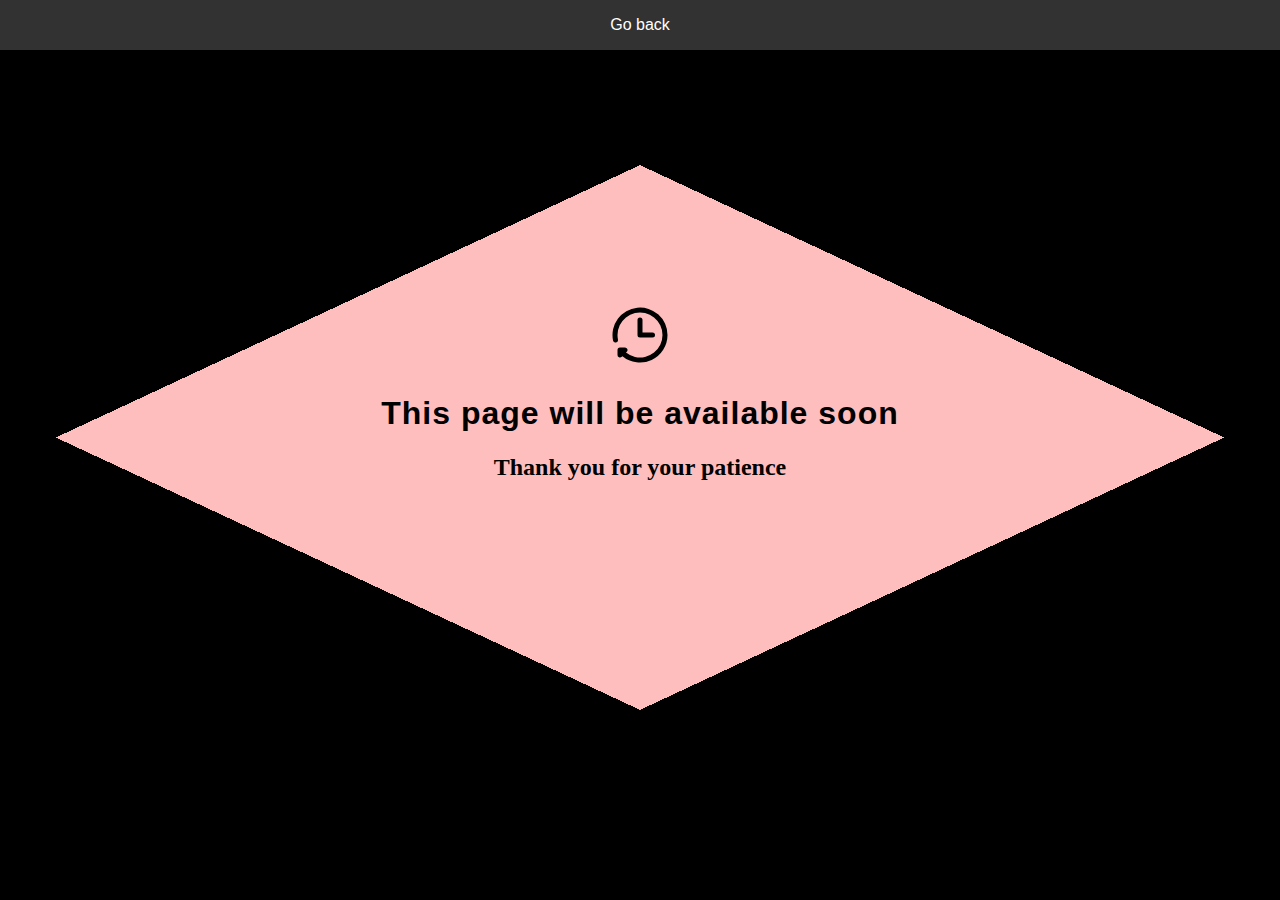
<file: personal-blog.html>
<!DOCTYPE html>
<html lang="en">
<head>
  <meta charset="UTF-8">
  <meta name="viewport" content="width=device-width, initial-scale=1.0">
  <link rel="stylesheet" href="./styles.css">
  <title>
    Sociology thesis
  </title>
</head>
<body>
  <nav id="navbar-available-soon">
    <a href="index.html">
      Go back
    </a>
  </nav>
  <div class="space-nav">
  </div>
  <section id="available-soon">
    <img src="index-icons/moresoon-icon.svg" alt="moresoon-icon">
    <h1>
      This page will be available soon
    </h1>
    <h2>
      Thank you for your patience
    </h2>
  </section>
</body>
</html>
</file>
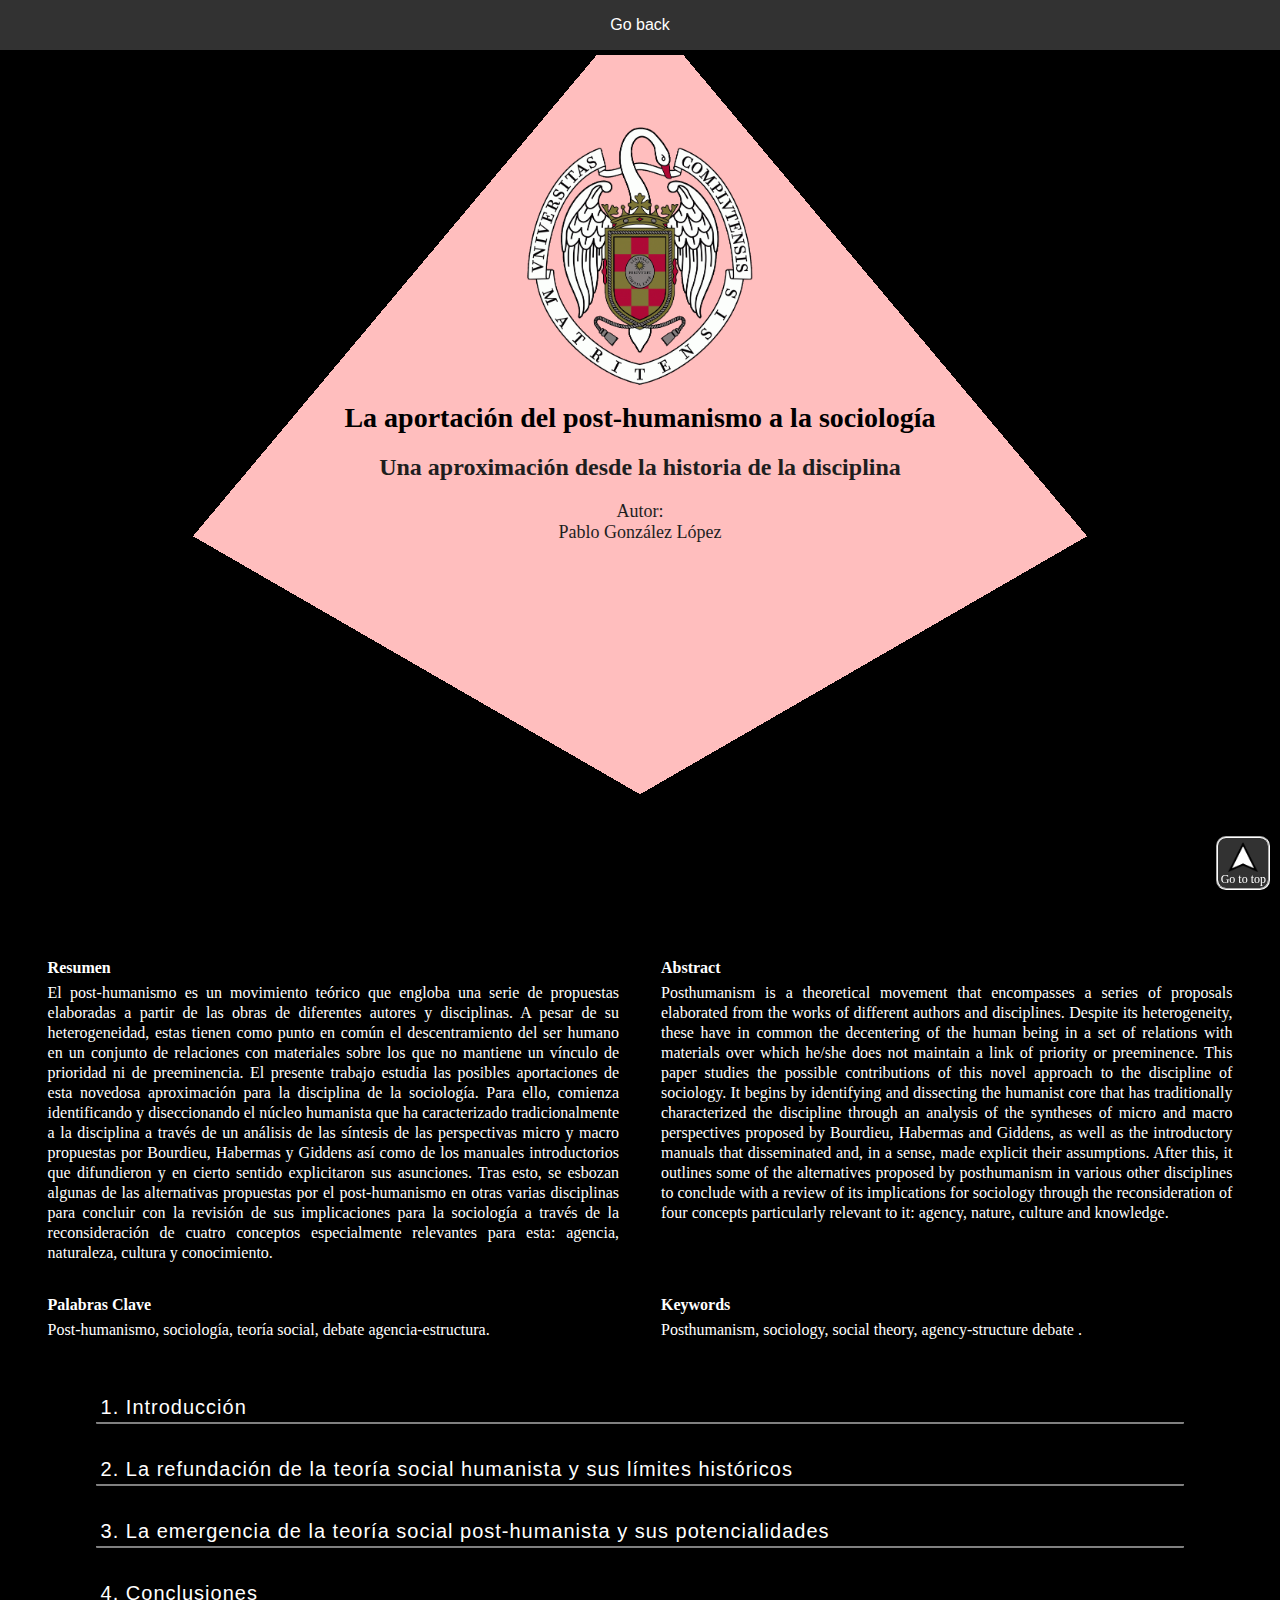
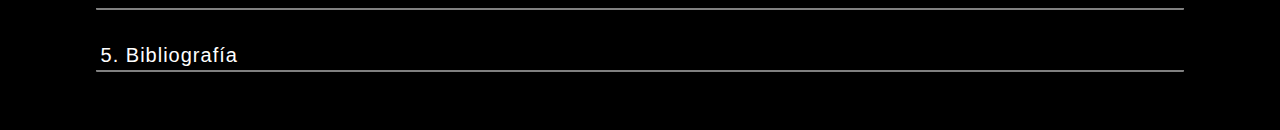
<file: sociology-thesis.html>
<!DOCTYPE html>
<html lang="en">
<head>
  <meta charset="UTF-8">
  <meta name="viewport" content="width=device-width, initial-scale=1.0">
  <link rel="stylesheet" href="./styles.css">
  <title>
    Sociology thesis
  </title>
</head>
<body>
  <nav id="navbar-ir">
    <a href="index.html">
      Go back
    </a>
  </nav>
  <div class="space-nav">
  </div>
  <section id="tfg-sociology-title">
    <img src="ir-thesis-icons/ucm-logo.png" alt="ucm-logo">
    <h1>
        La aportación del post-humanismo a la sociología 
    </h1>
    <h2>
        Una aproximación desde la historia de la disciplina
    </h2>
    <p>
        Autor:<br>
        Pablo González López
    </p>
  </section>
  <a href="#navbar-ir">
  <div class="up-shortcut">
    <img src="ir-thesis-icons/go-up-icon.png" alt="up-shortcut">
    <p>
        Go to top
    </p>
  </div>
  </a>
<main class="tfg-sociology-content">
    <table class="abstract-table">
      <tbody>
        <tr>
            <th>
                Resumen
            </th>
            <th>
                Abstract
            </th>
        </tr>
        <tr>
            <td>
              El post-humanismo es un movimiento teórico que engloba una serie de propuestas elaboradas a partir de las obras de diferentes autores y disciplinas. A pesar de su heterogeneidad, estas tienen como punto en común el descentramiento del ser humano en un conjunto de relaciones con materiales sobre los que no mantiene un vínculo de prioridad ni de preeminencia. El presente trabajo estudia las posibles aportaciones de esta novedosa aproximación para la disciplina de la sociología. Para ello, comienza identificando y diseccionando el núcleo humanista que ha caracterizado tradicionalmente a la disciplina a través de un análisis de las síntesis de las perspectivas micro y macro propuestas por Bourdieu, Habermas y Giddens así como de los manuales introductorios que difundieron y en cierto sentido explicitaron sus asunciones. Tras esto, se esbozan algunas de las alternativas propuestas por el post-humanismo en otras varias disciplinas para concluir con la revisión de sus implicaciones para la sociología a través de la reconsideración de cuatro conceptos especialmente relevantes para esta: agencia, naturaleza, cultura y conocimiento.
            </td>
            <td>
              Posthumanism is a theoretical movement that encompasses a series of proposals elaborated from the works of different authors and disciplines. Despite its heterogeneity, these have in common the decentering of the human being in a set of relations with materials over which he/she does not maintain a link of priority or preeminence. This paper studies the possible contributions of this novel approach to the discipline of sociology. It begins by identifying and dissecting the humanist core that has traditionally characterized the discipline through an analysis of the syntheses of micro and macro perspectives proposed by Bourdieu, Habermas and Giddens, as well as the introductory manuals that disseminated and, in a sense, made explicit their assumptions. After this, it outlines some of the alternatives proposed by posthumanism in various other disciplines to conclude with a review of its implications for sociology through the reconsideration of four concepts particularly relevant to it: agency, nature, culture and knowledge.
            </td>
        </tr>
        <tr>
            <th>
                Palabras Clave
            </th>
            <th>
                Keywords
            </th>
        </tr>
        <tr>
            <td>
              Post-humanismo, sociología, teoría social, debate agencia-estructura.
            </td>
            <td>
              Posthumanism, sociology, social theory, agency-structure debate .
            </td>
        </tr>
      </tbody>
    </table>
    <details>
        <summary class="tfg-sociology-section">
            1. Introducción
        </summary>
        <p class="first-letter-capitalized">
          El presente trabajo versa sobre la irrupción de las corrientes del post-humanismo en la sociología y sobre sus posibles aportaciones para la práctica de esta última. A través de la adopción de una perspectiva histórica sobre la disciplina, se presenta una narración de dicho encuentro que enfatiza las posibilidades abiertas por este movimiento con respecto a algunas de sus cuestiones más recurrentes, como son la conciliación de agencia y estructura, la relación entre cultura y naturaleza o su mismo proceso de generación de conocimiento.<br><br>
          Este enfoque histórico permite, además, dividir el texto en dos grandes apartados: uno dedicado a los últimos desarrollos de la “teoría social humanista”, que finaliza señalando una posible inestabilidad epocal de la misma a partir de los años 90, y otro orientado al estudio de la formación y aplicación de una “teoría social post-humanista”, que en su caso concluye valorando las potencialidades futuras de esta una vez incorporada en la práctica sociológica. El objetivo principal del trabajo, sin embargo, no es sostener un argumento histórico sobre la pertenencia del humanismo al pasado y del post-humanismo al futuro de la disciplina, sino más bien confrontar las implicaciones de ambos como tendencias actualmente coexistentes en ella.<br><br>
          Dichas implicaciones serán concretadas a través de la revisión y el análisis de las propuestas de diversos autores y autoras adscribibles a una u otra de estas tendencias, así como de los planteamientos de algunos de los manuales introductorios a la sociología, a las que se añadirá también una mención más reducida al anti-humanismo estructuralista desarrollado en la Francia del período de posguerra. Se resaltará la posición otorgada a “lo humano” en todos estos materiales y se llamará la atención sobre cómo ésta supone no sólo la asunción de diferentes puntos de partida metodológicos sino también importantes consecuencias prácticas que inevitablemente conducen a la investigación concreta a seguir caminos distintos. Se argumentará, en último término, que la inclusión de “lo no-humano” como participante de pleno derecho en todo aquello que es construido como fenómeno social da lugar a una importante renovación de la labor sociológica y reconfigura sustancialmente las relaciones en que esta participa tanto con algunos de sus conceptos más fundamentales como con las otras disciplinas de las que se diferencia.
        </p>
    </details>
    <details>
        <summary class="tfg-sociology-section">
            2. La refundación de la teoría social humanista y sus límites históricos
        </summary>
        <h3>
          2.1. La crisis de la sociología en los años 70.
        </h3>
        <p class="initial-quote">
          <i>
          “Parece que estamos entrando lentamente en un interregno, en el que el sistema erigido por Parsons –desde la II Guerra Mundial la síntesis teórica dominante– está experimentando un eclipse silencioso”.<br>
          </i>
          Gouldner, A. – The Coming Crisis of Western Sociology (1971)
        </p>
        <p class="first-letter-capitalized">
          Si bien no existe consenso en cuanto a las fechas exactas, es algo ampliamente convenido en la disciplina de la sociología que el período de mayor crecimiento académico y de aumento sin precedentes de su reputación internacional concluyó a partir de finales de la década de 1960 (Alexander, 1988; Collins, 1986; Coser, 1993; Giddens, 1995; Goudsblom & Heilbrom, 2015; Gouldner, 1971; House, 2019; Turner & Turner, 1990). Los años 60 y 70 fueron testigo de una proliferación (o, en algunos casos, recuperación) de numerosas escuelas de pensamiento que, a menudo inspiradas por movimientos políticos y (contra-)culturales, lograron destronar la síntesis parsoniana al poner en duda su capacidad para dar cuenta de la importancia central que jugaban tanto los «micro-procesos» como el conflicto en la vida social (Coser, 1993: 12; Knorr-Cetina, 2015: 1). De este modo, lo que anteriormente parecía haber sido un terreno neutral o consensuado sobre la naturaleza y las tareas de la sociología y de las ciencias sociales en su conjunto se reveló entonces como “una desconcertante variedad de perspectivas teóricas rivales, ninguna de ellas con plena capacidad para recapturar la preeminencia de que había gozado el «consenso ortodoxo»” (Giddens, 1995: 17). Sin duda, las luchas internas causaron parte del desprestigio de los departamentos de sociología en las universidades (Lynch et. al., 1993: 3), pero quizás la “estocada final” la dio la sucesión de una serie de fenómenos sociales de importancia global (tales como las revueltas en países del “primer mundo” o la persistencia de la religión en el “mundo moderno”) respecto a los cuales dicha disciplina no sólo no logró anticiparse sino que, sobre todo, apenas parecía capaz de dar cuenta una vez ocurridos, al menos por medio de sus marcos teóricos y conceptuales habituales (Berger, 2017: 208-215; Touraine, 2007: 187).<br><br>
          Es importante notar que esta “crisis interna” de la disciplina tuvo, además, un correlato institucional. En Estados Unidos, por entonces indudablemente el centro de la producción sociológica mundial, se dio una importante reducción cuantitativa de los títulos de grado y máster otorgados en varias ciencias sociales, afectando esto especialmente a la sociología (House, 2019: 13). Asimismo, la recesión económica entre 1978 y 1982 provocó una significativa limitación de las oportunidades de empleo para los egresados y justificó la reducción de los fondos para la investigación, llegando la <i>American Sociological Association</i> a calificar a esta etapa de la disciplina como “el período de declive y recortes” (Rosich, 2005: 1).
        </p>
        <h3>
          2.2. La nueva síntesis.
        </h3>
        <p class="initial-quote">
          <i>
            “Estimulada por el fin prematuro de las tradiciones micro y macro, esta etapa está marcada por un esfuerzo renovado por vincular las teorías sobre la acción y la estructura”.<br>
          </i>
          Alexander, J. C. – El nuevo movimiento teórico (1988)
        </p>
        <p class="first-letter-capitalized">
          Si la bonanza previa ya había estimulado cierto grado de diversidad y diferenciación por especializaciones dentro de la sociología, esta tendencia pareció intensificarse con la llegada de la crisis (Turner & Turner, 1990: 140). Las diferentes subdisciplinas, a menudo motivadas por la competición en torno a un apoyo institucional cada vez más limitado, parecieron cerrarse sobre sí mismas, aceptando tácitamente el enquistamiento de varias controversias que aunaban, y a menudo confundían, cuestiones epistemológicas, metodológicas e ideológicas (Collins, 1986: 1340; Goudsblom & Heilbron, 2015: 994). Ahora bien, por decirlo en términos del ya venido a menos “análisis funcional”, una de las funciones latentes de este fraccionamiento de la disciplina fue la de facilitar un retorno del centro de gravedad de la producción de teoría social a Europa, donde ya en los años 70 pero sobre todo a partir de los 80 se alzaron varias voces que señalaban la necesidad –y la posibilidad– de alcanzar una nueva síntesis que integrara las diferentes escuelas de pensamiento, y, sobre todo, las teorías sobre la acción y la estructura (Alexander, 1988: 290).<br><br>
          La denominada “conexión micro-macro” no era un tema de reflexión novedoso para la disciplina, y de hecho la parsoniana “teoría general de la acción”, allá por la década de 1950, ya había asegurado integrar estos dos niveles (en sus términos, el de la “personalidad” y el del “sistema social”) a través de los mecanismos de la socialización y de la internalización de valores y roles (Parsons et. al., 1962). Pero las nuevas corrientes críticas de la microsociología lograron, por primera vez en varias décadas, poner en serio cuestionamiento ese “consenso ortodoxo” del funcionalismo, acusándolo, entre otras cosas, de ser ambiguo y poco útil para el estudio empírico (Collins, 1986: 1349; Mulkay, 2015). Los estudios sociológicos al nivel de los actores y al nivel del sistema quedaron entonces desvinculados, y para una nueva generación de teóricos de la sociología se hizo evidente que, si la disciplina hubiera de emerger reforzada de su estado de crisis, habría de hacerlo con unos nuevos y más convincentes fundamentos que resolvieran las enraizadas divisiones internas. Pasaremos ahora a delinear muy brevemente cómo tres de los más importantes autores adscribibles a este movimiento (el francés Pierre Bourdieu, el alemán Jürgen Habermas y el británico Anthony Giddens) reclamaron haber dado con esta superación:<br><br>
          Ya en la frase inicial de <i>El Sentido Práctico</i> (2007), Bourdieu reconocía que, “de todas las oposiciones que dividen artificialmente a la ciencia social, la fundamental y la más ruinosa es aquella que se establece entre el subjetivismo y el objetivismo” (p. 43). Según su “teoría de la práctica en cuanto práctica” (p. 85), esta dicotomía podía superarse sólo si primero se comprendía que ambas perspectivas, en principio rivales, en realidad surgen de forma más complementaria que opuesta por la aplicación de la más general “razón teórica”, que por su misma índole tiende a alterar fundamentalmente su pretendido objeto de estudio y permite ese extraño desdoblamiento de lo que en la práctica no aparece sino como experiencia indivisible de un mundo inmediato (pp. 44-46). Un estudio atento de las prácticas de los agentes revela, según Bourdieu, que lo que realmente produce y reproduce el mundo social es la dialéctica que tiene lugar entre la historia objetivada y la historia internalizada en forma de habitus (Ibíd., 2015: 313). Son las complejas redes relacionales que surgen de esta dialéctica las que por sí mismas permiten, y en cierto sentido obligan, a los individuos «nativos» a manejarse casi virtuosamente en los campos sociales en los que participan, sin necesidad de para ello mentar “reglas”, “roles” u otras abstracciones que determinen externamente sus procederes y que son tan habituales en el análisis docto (Ibíd., 1977: 19).<br><br>
          Proviniendo de una muy diferente tradición intelectual, Habermas igualmente llegó a interesarse por la posibilidad de encontrar un terreno común para la acción y el orden social o, en sus propios términos, para “aquellas condiciones bajo las que alter puede «conectar» sus acciones con las acciones de ego” (Habermas, 1997: 479). Esto le llevó a atacar tanto a los “modelos de acción regulada por normas”, que “no deja[n] espacio para las operaciones constructivas del propio actor”, como a los de la “acción dramatúrgica”, que consideran a los individuos “como seres que quedan por encima de la sociedad o que, por así decirlo, entran en ella desde fuera” (pp. 482-488). En su caso, sin embargo, la superación de este impasse en la teoría sociológica tiene que ver no con un estudio más atento sobre la naturaleza ontológica de la práctica sino con uno relativo al lenguaje. Según su “teoría de la acción comunicativa”, es el telos “inscrito en el lenguaje mismo” (p. 486), así como las condiciones pragmáticas por las que su uso permite a los interlocutores orientados al entendimiento aprender o progresar en el dominio de la conciencia práctico-moral, lo que posibilita la coordinación de la acción y, en definitiva, la reproducción cultural, la integración social y la socialización (Ibíd., 2015: 268; Ibíd., 1997: pp. 497-498).<br><br>
          Por último, Giddens continuó esta misma empresa tratando de poner fin, en sus términos, tanto al “imperialismo del sujeto” de la hermenéutica y las «sociologías de la comprensión» como al “imperialismo del objeto social” del funcionalismo y el estructuralismo (Giddens, 1995: 40). Según su “teoría de la estructuración”, el dualismo o la división entre objetivismo y subjetivismo debe ser reconceptualizado como “una dualidad de estructura” (p. 22), y esto implica considerar que “la constitución de agentes y la de estructuras no son dos conjuntos de fenómenos dados independientemente” (p. 61) y que son las prácticas sociales ordenadas en un espacio y un tiempo, junto con las formas de conciencia que les son inherentes, las que presentan “propiedades estructurales” (p. 54) que les son al mismo tiempo constrictivas y habilitantes para su propia producción y reproducción (Ibíd., 1987: 164).<br><br>
          Por supuesto, las obras de estos tres autores son todas muy complejas y extensas, y de ningún modo puede esperarse que esta brevísima digresión agote todas sus sutilezas. Además, tampoco puede asumirse que entre ellas formen una unidad homogénea y coherente, pues es claro que contienen muchas divergencias e incluso algunas críticas cruzadas. Aun así, consideramos que este tratamiento conjunto puede justificarse por el hecho de que, como veremos, sus distintas propuestas para la superación de las divisiones de la sociología comparten algunos supuestos (la mayoría de ellos, heredados de los clásicos) que posteriormente serían objeto de crítica de las por otra parte igualmente diversas corrientes post-humanistas.
        </p>
        <h3>
          2.3. Los manuales y el "sentido común sociológico".
        </h3>
        <p class="initial-quote">
          <i>
            “Los seres humanos hacen la historia, y la sociología debería observar los diferentes modos en que esto ocurre. Somos los creadores de nuestro mundo”.<br>
          </i>
          Macionis, J. J. & Plummer, K. – Sociología (2011)
        </p>
        <p class="first-letter-capitalized">
          Como forma de acceder más expresamente a esos supuestos mutuos presentes en el nuevo impulso de la teoría social a partir de los años 80, consultaremos ahora algunos de los manuales introductorios a la sociología elaborados a partir de esa fecha y trataremos de comprobar si en los mismos se reproduce este “sentido común sociológico” que las subsiguientes críticas pusieron en tela de juicio. Los manuales no sólo sirven para introducir año tras año a una gran cantidad de estudiantes a lo que es presentado como un conjunto de conocimientos oficial, correcto y confiable (Thoma, 2015), sino que en ocasiones pueden hacer explícitas, quizás de forma algo simplificada pero con una franqueza difícil de encontrar en textos dirigidos a audiencias más especializadas, las asunciones más básicas que sustentan ese mismo conjunto (Machalek & Martin, 2004: 457).<br><br>
          Así, lo primero que debe llamar nuestra atención en este sentido es la misma definición que se ofrece de la disciplina: “La sociología es el estudio de la vida social humana, de los grupos y sociedades” (Giddens, 1991: 41). Si bien esto probablemente pueda ser considerado “sentido común” (o, quizás, precisamente por ello), se establece aquí ya un presupuesto que se encuentra incuestionado a lo largo de las tres síntesis que hemos tratado, a saber, el presupuesto de que “la sociedad, por un lado, y el individuo culturalmente único, por otro, agotan la arena sociológica” (Leahy, 2012: 823). Otras definiciones, recogidas en el manual de Macionis y Plummer (2011: 4-5), confirman el predominio de esta concepción: p. ej., “la sociología es el estudio sistemático de la sociedad humana”, “sociología es … en primer y principal lugar una manera de pensar en el mundo humano” o “el «mundo humano» o el «mundo de los humanos» es el reino particular de la experiencia y la existencia humana […] y el tema que preocupa a la sociología”.
          De ello se deriva, lógicamente, que cuestiones tales como “¿qué es lo que distingue a los seres humanos de los animales?” o “¿de dónde proceden nuestras características típicamente humanas?” son “preguntas cruciales para la sociología porque sientan las bases de todo el campo de estudio” (Giddens, 1991: 65). En este punto, sin embargo, la mayoría de manuales tiende a subrayar que “para los sociólogos, no existe una naturaleza humana como tal” (Macionis & Plummer, 2011: 119) o que, si la hay, esta juega un rol insignificante en las realidades que se pretenden estudiar, quizás relegado a una serie muy específica y limitada de “necesidades biológicas” o a una etapa primitiva e indiferenciada del “infante pre-social” (Tooby & Cosmides, 1992: 28-29). Curiosamente, en un apartado de la primera edición del manual de Giddens (ahora suprimido) llega a tratarse la cuestión de “la especie humana” desde una perspectiva evolutiva, pero sólo para de igual modo concluir que los aspectos biológicos “condiciona[n] únicamente las potencialidades y los límites de nuestras acciones, no el contenido propiamente de lo que hacemos” (Giddens, 1991: 69). La diversidad de los fenómenos humanos parece confirmar, según este manual, que aquello que determina el contenido de nuestras acciones no es más que la cultura, cuyo estudio debe llevarse a cabo “a partir de sus propios significados y valores” (p. 72). Se termina, de esta forma, hipostasiando una “esfera social” distinta, autónoma y auto-causada, cuyos fenómenos sólo pueden comprenderse por referencia a ella misma o, a lo sumo, a otros fenómenos de su mismo “nivel”. Quizás la última conclusión lógica de este hilo argumental sea la que se encuentra en otro manual, el de <i>La sociología del conocimiento y de la ciencia</i> de Lamo de Espinosa et. al. (1994), donde llega a estipularse la existencia de hasta “tres tipos de causalidad” diferentes según el “mundo” al que pertenezcan los entes involucrados: la “causalidad de tipo físico” para el mundo material, la “causalidad biológica” para el mundo animal y el “ámbito de la libertad” para la sociedad humana (pp. 21-23).<br><br>
          Por supuesto, ninguno de estos manuales mantiene que “la sociedad” o “el mundo humano” sean radicalmente independientes del mundo material “no social”. Por el contrario, admiten que, “como cualquier otra especie viva, los humanos dependen del medio ambiente natural para todo” (Macionis & Plummer, 2011: 742). Pero, inmediatamente después de ello, acostumbran a reiterar la particularidad de la condición humana dentro de este ambiente: “los humanos se diferencian de las restantes especies por su capacidad de desarrollar una cultura: solo nosotros llevamos a cabo acciones intencionadas con el fin de adaptar el mundo a nuestros intereses y deseos” (Ibíd.). La construcción de esta particularidad, que es más bien una excepcionalidad, parte a su vez de otro presupuesto que es, en este caso, el de la existencia de una “naturaleza” reificada cuyo papel se reduce, en lo que interesa a la sociología, a servir de escenario, recurso o herramienta para la reproducción de las sociedades humanas, siempre preexistiendo a su posible construcción como figura o problema social. Es por ello que, según el manual de Giddens, sólo la contingencia histórica de estar viviendo una “época de problemas medioambientales globales y movimientos ecologistas internacionales” justifica que “los sociólogos pueden y deben mostrar un interés directo por nuestra relación con la naturaleza, con el entorno físico en donde vivimos” (Giddens, 2014: 180).
        </p>
        <h3>
          2.4. El "humanismo axiomático" y los vestigios cartesianos de la sociología.
        </h3>
        <p class="initial-quote">
          <i>
            “(…) me consideraré a mí mismo como sin manos, sin ojos, sin carne, sin sangre”.<br>
          </i>
          Descartes, R. – Meditaciones Metafísicas (1986) [1ª edición en 1641]
        </p>
        <p class="first-letter-capitalized">
          Aunque los esfuerzos por una revitalización de la teoría social en los años 80 no lograron establecer un acuerdo general sobre los principales conceptos de la disciplina (Keith & Ender, 2004), el análisis previo revela que la divulgación de sus más básicas intuiciones sí pudo sostener cierto sentido común acerca de lo que era considerado la naturaleza básica de la labor sociológica. Y aunque estos autores habitualmente reconocían la incapacidad de sus propias propuestas de lograr una aceptación generalizada debido, según ellos, a la misma naturaleza de aquello sobre lo que teorizaban (véase: Giddens, 1995: 33), esos mismos movimientos auto-reflexivos seguían siendo partícipes de un principio común que mantenían incuestionado. Así, a lo largo de todas estas obras introductorias y/o refundacionales de la sociología, no es difícil encontrar aquello que Fernando Domínguez, allá por 2008, denominó “humanismo axiomático”, esto es, una compartida “tendencia a tomar al individuo y/o al grupo humano como el principio de inteligibilidad básico para abordar el estudio de la realidad social” (Domínguez, 2008: 63). Por ejemplo, el sociólogo estadounidense Jeffrey C. Alexander, en su defensa de <i>El nuevo movimiento teórico</i> (1988), justificaba la persistencia de un “profundo desacuerdo” en el interior de la ciencia social por el hecho de que tan solo los objetos de la ciencia natural se encuentran “en el mundo físico exterior a la mente humana” y pueden, por ello, “verificarse más fácilmente por medio de la comunicación interpersonal” (p. 266). Por el contrario, prosigue Alexander, “los objetos de la ciencia social constituyen estados mentales o condiciones en las que éstos están inmersos” (Ibíd.). De esta forma, todo su argumento, al igual que el de los otros “refundadores” de la sociología, descansa en una apriorística división del conjunto de todos los posibles objetos de la ciencia en dos dominios sustancialmente diferenciados, situándose al ser humano –y la relación externa o interna que cada objeto establece con este– como el indiscutible y supuestamente auto-evidente baremo clasificatorio.<br><br>
          Quizás pueda pensarse que este punto de partida inequívocamente humanista es tan sólo una apuesta metodológica entre otras posibles, y que su aplicación no tiene mayor relevancia mientras que la investigación subsiguiente resulte fructífera. Y verdaderamente esto podría ser así, si no fuera porque en la elección del ser humano como referente fundamental se introduce, además, en este humanismo axiomático, una particular comprensión de la realidad que vicia de inicio cualquier análisis. Así, tal y como hemos observado, esta perspectiva se caracteriza por participar de una u otra forma en una escisión ontológica entre, por un lado, una naturaleza que se presupone externa y pasiva y, por otro, una sociedad, cultura o mentalidad humana estrictamente interna y activa (Karakayali, 2015: 735-738). Por ello, cuando Bourdieu trata de superar la división entre “subjetivismo” y “objetivismo” a través de una comprensión de las prácticas como enmarcadas en campos sociales que surgen y se sostienen de forma inmanente, por medio únicamente de las acciones y reacciones de los agentes humanos que interactúan en los mismos (Bourdieu, 2015: pp. 306-308), cuando Habermas, para responder a la pregunta sobre cómo son posibles la acción y el orden social, detecta en las condiciones pragmáticas del uso del lenguaje la clave por la que las expresiones humanas, al perder su carácter involuntario, pueden llevar a cabo las funciones de coordinación de la acción y socialización de los actores (Habermas, 1997: 503), o cuando Giddens propone entender la estructura social como reglas y recursos existentes espacio-temporalmente “sólo en sus actualizaciones en esas prácticas [sociales] y como huellas mnémicas que orientan la conducta de agentes humanos entendidos” (Giddens, 1995: 54), no es sólo que todos ellos estén participando en esa unilateralidad humanista que, en último término, refiere toda explicación de la realidad social al ser humano, sino que, además, están concibiendo a este como dotado de una serie de cualidades fijas e inmutables que, abstraídas de toda materialidad que pudiera haberlas constituido, justifican el olvido o el desprecio de todo lo ajeno a sí mismo por, supuestamente, participar tan sólo reactiva y mecánicamente respecto a lo que <i>él</i> hace.<br><br>
          El hecho de que este cuestionable gesto fundacional pase generalmente inadvertido se entiende, sin embargo, al considerar su participación en una larga tradición de pensamiento profundamente arraigada en la modernidad occidental. Pues el dualismo que en la sociología contemporánea toma la expresión de una división funcional entre “realidad material” y “realidad social” hunde sus raíces en la más antigua división entre cuerpo y alma que ya más de dos milenios atrás había sido defendida por el filósofo griego Platón, que más adelante fue desarrollada por los teólogos cristianos del medievo europeo, y que alcanzó su culminación, al menos en cuanto a su relevancia para el nacimiento de las ciencias modernas, en la obra de René Descartes (Goetz & Taliaferro, 2011). En la influyente versión de este último, el término «alma» comenzaba ya a hacerse intercambiable por el actualmente más aceptado de «mente», pero la exposición y defensa de la existencia de una brecha entre dos sustancias muy claramente diferenciadas, caracterizadas cada una de ellas como completas, únicas, comprehensivas y exclusivas en relación consigo mismas, continuaba muy presente (Hawthorne, 2007).<br><br>
          Ahora bien, la generalización y el profundo asentamiento de esta intuición no podría haberse dado únicamente por medio de la influencia de unos cuantos pensadores de renombre. Por el contrario, fueron varios desarrollos del mismo mundo moderno en el que Descartes pensaba (y existía) los que demostraron ser particularmente favorables para ello. Por ejemplo, las ciudades comenzaban a aglutinar cada vez más a la población en espacios geográficos bien diferenciados, los cuales parecían erigirse independientes y en oposición a un espacio exterior o campo libre de cualquier presencia o intervención humana (Gandy, 2019). Al mismo tiempo, las “ciencias naturales” habían emprendido el proyecto de estudiar un universo que, según el célebre pasaje galileano, era concebido como un libro escrito en lenguaje matemático (Possamai, 2013). De esta forma, mientras que, por un lado, el “mundo material” pasaba a adquirir una completa autonomía y quedaba reducido a un mecanismo preparado para ser representado, medido y, finalmente, dominado por “el hombre”, por el otro, la mente, el pensamiento o, más adelante, la información, fueron conceptualizados como entidades independientes de cualquier forma material, cuya encarnación en un substrato biológico era vista únicamente como un accidente de la historia (Hayles, 1999: 2).<br><br>
          A pesar de la evidente circularidad del argumento, en última instancia es así cómo, tanto en Descartes como en las “versiones sociológicas” del dualismo naturaleza-cultura, suele justificarse la centralidad otorgada en un primer momento al ser humano, en cuya figura se sitúa el único nexo posible entre uno y otro mundo. Sólo en él pueden conciliarse, si bien no aproblemáticamente, la inmanencia de un cuerpo-objeto extenso y material y la trascendencia de un cuerpo-sujeto indivisible e irreductible a la materialidad (Menacho, 2008). En este sentido, poco importa que los medios por los que este enlace llega a hacerse efectivo aducidos por la sociología contemporánea sean, sin duda, mucho menos rudimentarios que el de la glándula pineal señalada por Descartes, pues no por ello han dejado de ser igualmente obtusos. Cabe destacar, además, que este ser humano erigido como centro y medida de todas las cosas no es, en este humanismo axiomático, un ser humano cualquiera, sino precisamente una construcción abstracta que supone representarlos a todos. Y esta representación, ya pretenda ser esencia pura ideal o término medio real de la humanidad, inevitablemente termina trasponiendo un modo específico de ser humano en un estándar generalizado, el cual no sólo es investido de valores trascendentes sino que además queda fijado como una convención normativa altamente regulatoria y, por tanto, instrumental para prácticas de exclusión y discriminación (Braidotti, 2013: 26). No hay que olvidar, llegados a este punto, que históricamente la representación de ese ser humano ideal o genérico, que tiene su imagen más manida en el Hombre de Vitruvio dibujado por da Vinci, ha tendido siempre a ser masculina (Lloyd, 1996; Mellström, 2020), blanca (Dyer, 1997; Fanon, 1986) y dotada de otras muchas especificidades hegemónicas que son presentadas como neutras y que por ello mismo excluyen tácitamente toda una heterogeneidad de cuerpos y subjetividades que quedan, en definitiva, relegados a posiciones subalternas.<br><br>
          Nacida de la historia, sin embargo, esta concepción moderna del ser humano como único centro agencial y cognitivo de todo lo existente tiene naturalmente sus propios límites, y existen indicios que señalan que, especialmente en las últimas décadas, algunas de sus inconsistencias y contradicciones no han hecho sino acrecentarse en presencia y notoriedad hasta hacerse, en muchos casos, insostenibles: los avances científicos en campos como la neurobiología (Damasio, 1999) o la psicología evolutiva (Buss, 2001), la colonización del mundo por innumerables dispositivos tecnológicos (Dinerstein, 2006), y la urgencia por afrontar las amenazantes “fracturas metabólicas” producidas por el desigual y destructivo intercambio establecido entre humanos y su entorno (Saito, 2017) podrían estar propiciando su irreversible declive y, al mismo tiempo, facilitando la proliferación de unas alternativas post-humanistas que, aunque de formas diversas, han pasado siempre por un descentramiento del sujeto humano con el que, argumentan, podrían evitarse los callejones sin salida a los que parece haber llevado la modernidad.
        </p>
    </details>
    <details>
        <summary class="tfg-sociology-section">
            3. La emergencia de la teoría social post-humanista y sus potencialidades
        </summary>
        <h3>
            3.1. El precedente anti-humanista.
        </h3>
        <p class="initial-quote">
          <i>
            “Un discurso vano, vacío, el Hombre es, en esencia, la táctica de distracción de una ideología reaccionaria”.<br>
          </i>
          Althusser, L. – The Humanist Controversy (2003) [escrito en 1967]
        </p>
        <p class="first-letter-capitalized">
          Aún antes de que las síntesis de los años 80 llegaran a traer de vuelta el centro (occidental) de la producción de teoría social a Europa, este continente –y especialmente Francia– fue testigo de un movimiento que, si bien no tan influyente en la arena sociológica, sentó un precedente ineludible para buena parte de las posteriores corrientes post-humanistas. Habiendo contemplado los horrores del Holocausto nazi y viéndose desengañados con las promesas emancipadoras de la modernidad tras conocer los del Gulag soviético, una generación de autores generalmente englobada bajo la rúbrica del “estructuralismo” identificó al humanismo y sus pretensiones de libertad absoluta y racionalidad sin compromisos como un importante obstáculo para una adecuada comprensión de la realidad, llegando en ocasiones incluso a relacionarlo, justamente o no, con la escalada de violencia de la II Guerra Mundial (Braidotti, 2013: 16-25; Chernilo, 2022: 386-387; Durkin, 2022: 297-305).<br><br>
          La más que manifiesta divergencia entre las voluntades políticas y los desarrollos históricos de su época probablemente facilitó que esta crítica al humanismo se dirigiera sobre todo hacia la supuesta primacía del sujeto humano en la dirección libre y autónoma de su devenir. Por el contrario, estos autores más bien tendieron a presentar a este como un epifenómeno subsumido bajo fuerzas que lo superaban con creces. Así, por ejemplo, desde el terreno de la antropología, Claude Lévi-Strauss señaló que, en la diversidad geográfica y temporal de las sociedades humanas, lo que se encontraba no era una unicidad de esencia sino la recurrencia de sistemas de estructuras simbólicas que, dotados de sus propias lógicas internas, eran los que verdaderamente habilitaban la generación de unos órdenes y sentidos completamente diferentes para cada grupo humano (Fortanet, 2005). Es por ello, puesto que siempre podría hallarse una estructura ordenando subrepticiamente las aparentemente libres representaciones y acciones de cada ser humano, que, según concluía este autor, “el fin último de las ciencias humanas no es constituir al hombre, sino disolverlo” (Lévi-Strauss, 1997: 357). En este mismo sentido, también ha sido ampliamente citado el pasaje final de la obra Las Palabras y las Cosas de Michel Foucault, en el que nuevamente, y con un lenguaje aún más provocador, la figura humana aparece como una variable dependiente de procesos más profundos y fuera del alcance de la acción consciente: “el hombre es una invención reciente (…) efecto de un cambio en las disposiciones fundamentales del saber” (Foucault, 1968: 375).<br><br>
          Aun así, posiblemente el autor más representativo de este movimiento, y de hecho quien acuñó el término “anti-humanismo teórico”, fue Louis Althusser. En su caso, fue la exégesis de los textos de Marx la que le llevó a rechazar el humanismo por considerarlo una ideología, desarrollada en el siglo XVIII, al servicio de los intereses de una clase burguesa emergente cuyas demandas hacía pasar por universales, poniendo de su lado a quienes liberaría sólo para eventualmente explotar (Althusser, 1969: 229-235). Según Althusser, precisamente el punto de ruptura del “Marx maduro” con el “joven Marx” se encontraba en el abandono de la fijación feuerbachiana tanto por el “Hombre” abstracto como por los individuos humanos concretos, que le permitió recuperar la noción hegeliana de la historia como un “proceso sin sujeto” (Ibíd., 2003). En su visión, en definitiva, los humanos no eran los verdaderos sujetos de la historia, sino que meramente ocupaban y asumían lugares y funciones “en última instancia” determinadas (o, más bien, “sobredeterminadas”) por las estructuras económicas del modo de producción vigente (Althusser, 1969: 111-113; Manini, 2015).<br><br>
          En relación con lo que aquí nos interesa, puede atribuirse a este anti-humanismo francés el mérito de haberse atrevido a perturbar la aparente sacralidad del ser humano, denunciando como engañosas las nociones de autonomía y libertad plena y cuestionando su trascendencia en cuanto a la dirección del devenir histórico. Muchos de los post-humanismos de los años 90 siguieron de cerca la evolución del anti-humanismo estructuralista y, al elaborar sus propias propuestas, retomaron su crítica al humanismo extrayendo de ella algunas ideas importantes, especialmente la de una subjetividad no constituyente sino constituida (Balibar, 2007: 164). Sin embargo, como podremos comprobar, las nuevas corrientes también se distanciaron de esta anterior en algunas importantes cuestiones.
        </p>
        <h3>
            3.2. La diversidad de vías al post-humanismo.
        </h3>
        <p class="initial-quote">
          <i>
            “Mi sueño es una versión de lo posthumano que abrace las posibilidades de las tecnologías de la información sin caer en fantasías de poder infinito e inmoralidad incorpórea, que reconozca y celebre la finitud como una condición del ser humano, y que comprenda que la vida humana está inmersa en un mundo material de gran complejidad, uno en el que dependemos para nuestra supervivencia”.<br>
          </i>
          Hayles, N. K. – How we became posthuman (1999)
        </p>
        <p class="first-letter-capitalized">
          Antes de pasar finalmente a estudiar algunas de las aportaciones que el post-humanismo plantea a la práctica sociológica debemos aclarar la que posiblemente haya sido la mayor fuente de confusiones en torno a sus propuestas: su intrínseca heterogeneidad y la diversidad de fuentes de las que parte. En primer lugar, el vocablo “post-humanismo” puede entenderse de muy diferentes formas. La interpretación más literal consistiría, por ejemplo, en la identificación del prefijo “post-” como seña de que este incluiría todo aquello que siga a algún humanismo, lo cual incluiría al anti-humanismo estructuralista (Domínguez, 2008: 63). Otra posibilidad, más arraigada en la cultura popular pero que en realidad confunde el término con el de “trans-humanismo”, sería la que lo considera un periodo de ampliación y diseño generalizado de las capacidades humanas por medio de los últimos avances científicos y tecnológicos, y otra más sería la que lo asociaría a un hipotético desplazamiento de la balanza de poder entre humanos y máquinas en favor de estas últimas (Miah, 2007: 73-75). En la versión que empleamos aquí, por el contrario, lo “post-humano” no tiene que ver ni con la atemporal supresión estructuralista de la agencia humana ni con la posibilidad actual de potenciar tecnológicamente la misma, y mucho menos con una futura dominación política del ser humano a manos de “sus creaciones”, sino más bien con una posible comprensión de la realidad alternativa a la humanista (en la que, de hecho, muchas de estas otras versiones que comentamos se apoyan), que toma como punto de partida el descentramiento del ser humano en un conjunto de relaciones con otros entes materiales sobre los que no mantiene un vínculo de prioridad ni preeminencia (Domínguez, 2008; Ferrando, 2013; Grillmayr, 2020).<br><br>
          Sin embargo, esta especificación del uso que le damos aquí al término no agota las confusiones, pues estas aparecen también debido a que, en contra de lo que quizás parecería indicar en este caso su sufijo, el post-humanismo no ha sido un movimiento desarrollado a partir de un único corpus teórico ni tan siquiera de una misma disciplina. Por el contrario, parte del interés que suscitó esta corriente una vez comenzó a adquirir entidad propia alrededor de los años 90 radicaba precisamente en el hecho de que fue adoptada y elaborada a través de una amplia variedad de disciplinas. Con el fin de preparar el terreno para la posterior aplicación de las tesis post-humanistas a la sociología, trataremos ahora de concretar brevemente algunas de estas diversas vías que han llevado al post-humanismo.<br><br>
          Probablemente el campo de estudio más asociado al desarrollo del post-humanismo haya sido el de los denominados estudios de ciencia y tecnología (STS). Siendo este, desde sus comienzos, un campo característicamente interdisciplinar, no es de extrañar que sus participantes pronto llegaran a cuestionar la escisión abstracta y estricta entre dos dominios ontológicos propia, como hemos visto, del humanismo axiomático. Así, por ejemplo, en sus <i>Notas sobre la materialidad y la socialidad</i>, John Law y Annemarie Mol (1995: 274) se planteaban si no sería más factible pensar que:
        </p>
        <p class="quote">
          “quizás la materialidad y la socialidad se producen juntas. Quizás la asociación no sea sólo una cuestión de seres sociales, sino también una que tiene que ver con los materiales. Quizás, entonces, cuando miramos a lo social, estamos mirando también a la producción de materialidad. Y cuando miramos a los materiales, estamos siendo testigos de la producción de lo social”.
        </p>
        <p>
          Siguiendo esta misma intuición, desde los STS han ido proponiéndose una serie de ontologías alternativas generalmente caracterizadas por la heterogeneidad y variabilidad de sus elementos, ya no considerados como unívocos y estables en unos dominios preasignados sino más bien como efectos y consecuencias de múltiples relaciones y patrones continuamente reensamblados en y a través de toda una ecología de prácticas (Jensen & Auld, 2022: 386). Ello permitió, por ejemplo, una novedosa aproximación al estudio de los laboratorios, no entendidos ya como lugares neutros e inertes donde los experimentos tenían lugar sino como cúmulos de un amplio abanico de actividades (experimentales, técnicas, políticas, simbólicas, literarias…) implicadas en la construcción conjunta del conocimiento a través tanto de la maleabilidad y posibilidades de “enculturación” de los “objetos naturales” como de la instrumentalización de los cuerpos de los científicos participantes (Knorr-Cetina, 1992). Especialmente revelador es, para la comprensión de la convergencia de esta perspectiva con las tesis post-humanistas, el hecho de que también los mismos laboratorios pudieron empezar a ser considerados como actores de pleno derecho en esta producción de conocimiento, puesto que, en virtud de las ontologías alternativas que mencionábamos, la acción dejó de asimilarse a una intervención puramente intencional y significativa bajo el control de una conciencia inmaterial para pasar a definirse como cualquier influencia o modificación ejercida en el estado de las cosas. Esto, según advirtió Bruno Latour (2005: 70-72), no implica ni despojar a los seres humanos de su capacidad de agencia (aunque sí minar el halo de idealismo que rodea a dicha noción) ni caer en un determinismo tecnológico según el cual, en este caso, las características individuales de cada laboratorio podrían decidir de antemano los procesos en los que participa, sino asumir que existen muchos “matices metafísicos” entre la plena causalidad y la pura inexistencia.<br><br>
          Igualmente transdisciplinar fue el recorrido seguido por Donna Haraway. En su caso, fueron sobre todo sus estudios en torno a la historia de la ciencia y la biología, la teoría feminista y la ciencia ficción los que le llevaron a cuestionar las divisiones binarias del mundo en aquello que sólo podía ser activo o pasivo, orgánico o artificial, ficticio o real… (García, 1999: 174; Haraway et. al., 1990: 9). Por el contrario, los mundos “hechos visibles” en su escritura se han caracterizado por los continuos desplazamientos e hibridaciones de estos espacios, particularmente concretados en la figura del cyborg como “sujeto cambiante”, carente de auto-identidad, y surgido “de la fusión de lo técnico, lo orgánico, lo mítico, lo textual y lo político” (Haraway, 1999). En este empeño, Haraway llega a interpelar al propio Latour y los “eruditos consolidados” de los STS para empujarles a ampliar aún más su visión de la participación conjunta de humanos y no-humanos en la construcción del “colectivo artefactual llamado naturaleza”, tratando de incluir en la ecuación a “los sistemas de explotación” y “las prácticas mundanas de desigualdad” (Ibíd.: 157-158). Con ello, si bien desde entonces esta autora ha tendido evitar el término “post-humano”, prefiriendo sobre él el de “compost” por su mayor énfasis en la interdependencia entre especies y por su elusión de las fáciles apropiaciones por parte de los adalides del progreso tecnológico (Haraway & Gane, 2006: 140; Timeto, 2021), no cabe duda de que sus propuestas no han hecho sino resaltar, cuando no ampliar, el valor de las perspectivas post-humanistas para la producción (o, en sus términos, “articulación”) de un conocimiento y unas políticas y éticas alternativas a las tradicionalmente avanzadas por el paradigma humanista.<br><br>
          Resulta interesante observar también cómo desde la disciplina de la antropología, enfocada por definición al estudio de lo humano, ha llegado a desarrollarse y aplicarse con éxito una aproximación que, en consonancia con las anteriores, perfectamente podríamos calificar de post-humanista. En este caso, la reconsideración de la validez del humanismo para la investigación ha sido avanzada por dos vías diferentes: en primer lugar, diversos estudios antropológicos han mostrado fehacientemente cómo no todos los grupos humanos del planeta comparten esa impresión dualista de la realidad propia de la modernidad occidental (Descola, 2012; Viveiros de Castro, 2004); en segundo lugar, otra serie de estudios directamente han adoptado las múltiples ontologías del post-humanismo ya sea para reconfigurar los métodos tradicionales de su disciplina, tratando no ya de desestimar los relatos de sus informantes, especialmente aquellos generalmente denostados como “animistas”, sino de comprometerse con ellos para alcanzar novedosas reflexiones teóricas, o para llevar a cabo el característicamente antropológico estudio de la diversidad humana a través de una aproximación heurística a las “cosas” mismas (Henare et. al., 2007). Según argumentan estos trabajos, el “sentido”, tradicionalmente considerado como fruto de la confrontación entre una diversidad de culturas ante una realidad única, no es algo que se aplique arbitrariamente a las cosas desde el exterior, pero tampoco algo inscrito unívocamente en ellas: se trata, más bien, de una (entre otras) propiedad procesual y relacional de los materiales que componen no un mundo físico de objetos discretos y estables sino un “ambiente (…) que se despliega continuamente en relación con los seres que subsisten en él” (Ingold, 2013: 36).<br><br>
          Por último, puede observarse cómo también algunas disciplinas de las ciencias generalmente calificadas como “naturales” han llegado a aproximarse al post-humanismo para comprender algunos de sus propios desarrollos. Si bien en este caso el descentramiento del ser humano, o incluso el borrado de su figura, parece venir implícito al no formar parte este del pretendido objeto de estudio, lo cierto es que la física clásica supuso un importante punto de apoyo al humanismo en tanto que extrapoló a todo “lo material” un rígido mecanicismo que sólo podía ser abordado (conocido o intervenido) por medio de un observador o agente externo. Más allá de esto, tanto una reconsideración de la física pre-moderna (Blake, 2010) como una comprensión consecuente de las novedades introducidas por la contemporánea física cuántica (Ferrer, 2015) han dado lugar en este campo a una reevaluación de la validez de esa perspectiva típicamente humanista y, especialmente, de su separación entre las cuestiones ontológicas y epistemológicas de la investigación. El ejemplo más saliente de ello ha sido el de Karen Barad, quien, a través de una relectura de la “física-filosofía” de Niels Bohr, ha mostrado la inseparabilidad de los “objetos” respecto de las “agencias de observación” que dan cuenta de los mismos, introduciendo así un “marco de trabajo” que, con el fin de subrayar el enredamiento activo y la (intra-)relacionalidad constitutiva del mundo en su continuo despliegue de fenómenos, ha denominado “realismo agencial” (Barad, 1996; Harman, 2016).<br><br>
          Podríamos dedicar aún otros tantos espacios a mostrar cómo desde otras disciplinas tales como la geografía (Miele & Bear, 2022), el diseño (Forlano, 2017) o la arqueología (Crellin & Harris, 2021) ha llegado a rechazarse el humanismo axiomático y a emplearse productivamente otras aproximaciones alternativas que, mediante el descentramiento de la en otro caso omnipresente figura humana, han conseguido dar un nuevo impulso a sus investigaciones. Por supuesto, quizás no sea necesario repetirlo, también los varios post-humanismos hasta aquí presentados son indudablemente muy amplios y complejos, y en no pocas ocasiones divergen entre sí en cuestiones fundamentales. Para nuestro propósito, sin embargo, únicamente resulta imprescindible haber observado, a través de este pequeño análisis multidisciplinar, cómo el avance hacia estas posiciones post-humanistas ha implicado una revisión de determinados conceptos especialmente relevantes para la sociología contemporánea: concretamente, los de “agencia”, “naturaleza”, “cultura” y “conocimiento”. Con ello, pasaremos ahora a considerar cómo estas reconceptualizaciones han supuesto una importante aportación para esta disciplina.
        </p>
      <h3>
          3.3. Las posibilidades del post-humanismo en la sociología
      </h3>
      <p class="initial-quote">
        <i>
          “Aunque la mayoría de los científicos sociales preferiría llamar ‘social’ a algo homogéneo, es perfectamente aceptable designar con la misma palabra un rastro de asociaciones entre elementos heterogéneos”.<br>
        </i>
        Latour, B. – Reassembling the Social (2005)
      </p>
      <p class="first-letter-capitalized">
        Tal y como vimos con el caso de los STS, el post-humanismo ha implicado una radical reconfiguración del concepto de “agencia”, sin duda uno de los conceptos centrales a toda la sociología contemporánea. Cualquier aproximación alternativa al mismo, por tanto, no puede sino traer aparejadas importantes consecuencias para la disciplina. Generalmente, la sociología humanista había tendido a asociar la “acción social” a propiedades inherentemente humanas (la participación en campos sociales en el caso de Bourdieu, la comunicación discursiva en el de Habermas, la reflexividad o conciencia práctica en el de Giddens…), y por ello mismo la principal cuestión que le quedaba por atender y resolver no fue otra que la de la tensión que se generaba entre estos caracteres atemporales y las contingentes “estructuras sociales” a las que parecen dar lugar. Pero al atribuir esta agencia a una cualidad radicalmente interior a los individuos (o grupos) humanos, su propia promesa de establecer una perspectiva dialógica entre ambos polos se hacía inalcanzable (Burkitt, 2016: 324-325). Frente a esto, los diferentes post-humanismos coinciden en señalar que la agencia no tiene intrínsecamente nada de humano, y que esta únicamente puede surgir a través de las relaciones e imbricaciones de un conjunto de materiales y de prácticas (Pickering, 2005: 173). En este sentido, no se discute que los humanos puedan alcanzar esa entidad de sujetos relativamente autónomos y dotados de agencia, pero se advierte de que esta situación ha de ser “construida, y sostenida, a través de un circuito de relaciones entre diversos dispositivos humanos y no humanos” (Domínguez, 2008: 65). Por ello, una sociología post-humanista no sólo atiende a aquello que los humanos hacen o dejan de hacer, sino que estudia también cómo su misma capacidad de agencia ha llegado a conformarse y es sostenida, ampliada o reducida por lo no-humano. Esta reconceptualización ha podido dar un nuevo impulso, por ejemplo, a la sociología del poder: pues mientras que desde el humanismo axiomático no es fácilmente concebible que unos humanos parezcan tener “más agencia” que otros (salvo, quizás, por la posibilidad de que esos “otros” sean efectivamente “menos humanos”), desde el post-humanismo se abre la posibilidad de observar grados y contornos variables y en continua negociación en las capacidades de cada agente para afectar y ser afectado. Así, un ejemplo ampliamente citado de la obra de Latour muestra, apoyándose en un estudio de grupos de babuinos que presentan jerarquías altamente inestables, cómo realmente cualquier relación de poder en la que la agencia de una persona (o primate) parece determinar sistemáticamente la de otros es inevitablemente muy limitada en caso de no implicar la participación de materiales “más durables” que aquellos que componen las interacciones cara-a-cara: “es el poder ejercido a través de entidades que no duermen y asociaciones que no se descomponen fácilmente lo que permite al poder durar más tiempo y expandirse”7 (Latour, 2005: 70). No existe aquí, por tanto, ninguna tensión entre las “agencias humanas” y las “estructuras sociales”, sino múltiples relaciones e imbricaciones de materiales que constituyen y reparten (desigualmente) las posibilidades de acción.<br><br>
        Otro concepto significativamente modificado al adoptarse una perspectiva post-humanista es, como ha podido observarse por la obra de Haraway, el de “naturaleza”. Tradicionalmente concebida como el marco o escenario en el que tiene lugar la acción humana y social, las sociologías humanistas generalmente no han encontrado fácil, o necesario, tratar esta cuestión en profundidad. Es cierto que, con el advenimiento y la intensificación de las diversas crisis ecológicas de la modernidad, el medio ambiente ha empezado a aparecer con mucha mayor frecuencia en la literatura sociológica, pero esta tardía y urgente aproximación no siempre parece haber implicado una consideración sistemática sobre qué es y cómo funciona este aspecto de la realidad, tarea que indudablemente habría de realizarse en apoyo a otras disciplinas que sí lo habían tratado ya extensamente (Walker, 2005: 81). Esto ha llevado en ocasiones a que los estudios sociológicos en torno a la “naturaleza” prácticamente hayan asimilado dicho concepto con un objeto que, subordinado y en oposición a la sociedad y economía humanas, está siendo irreparablemente dañado por ellas (Fox & Alldred, 2017: 37-38). Aunque esto pueda en cierto sentido ser considerado un avance hacia una comprensión post-humana del ensamblaje “sociedad-naturaleza”, en realidad el dualismo propiamente humanista sigue aquí muy presente al presuponerse una plena e invariable identidad de los entes anterior a su interacción. Por el contrario, la posición verdaderamente post-humanista insistiría en la necesidad de disolver los dualismos y enfatizar el carácter constitutivo de la relacionalidad entre los múltiples nodos que ella misma produce: en palabras de Haraway, “si el mundo existe para nosotros como «naturaleza», esto designa un tipo de relación, una proeza de muchos actores, no todos humanos, no todos orgánicos, no todos tecnológicos” (Haraway, 1999: 123). Por ello, no es que los humanos hayan llegado a perturbar una naturaleza por sí misma estable y armoniosa, sino que la creciente inestabilidad de uno de los nodos en esta red –producida, como no podía ser de otra forma, por la acción conjunta de una multiplicidad de entes que se constituyen en y a través de esas mismas relaciones y en la que, efectivamente, los seres humanos han ocupado un variable aunque innegable papel (Fox & Alldred, 2020: 3-4)– está llevando a una situación de precariedad a la subsistencia y a la misma identidad de muchos otros (Vallee, 2024: 216). Lejos de ser una simple matización teórica, esta reconceptualización puede habilitar nuevas e interesantes perspectivas, por ejemplo, en la sociología de la salud, al plantear la posibilidad de que, tal y cómo se evidenció con la pandemia de la COVID-19, la introducción de determinados elementos no humanos en los organismos humanos (ya sean estos medicinas o virus) no sólo puede modificar el funcionamiento normal del “cuerpo biológico” sino también la misma identidad de la persona e incluso la forma que adquieren sus relaciones con otras (Ibíd.).<br><br>
        En tercer lugar, y muy relacionado con lo anterior, el concepto de “cultura” no puede tampoco ser entendido de la misma manera por una sociología humanista y por otra post-humanista. Como vimos al concluir la aproximación antropológica al post-humanismo, según este no es que los diferentes grupos humanos apliquen sentidos o significaciones arbitrarias a una realidad de objetos físicos bien delimitados, neutros y unívocos desde su exterior, sino más bien que estos emergen como parte de un proceso inmanente de continuos encuentros e intercambios entre materiales diversos. Es en estos encuentros que los objetos son producidos y que, al mismo tiempo, lo hacen las significaciones que adquieren en sus relaciones (Law & Mol, 1995: 276-277). Por ello, y dado que en un sentido estricto no existe aquí un mundo único y finalmente verdadero enfrentado a una pluralidad de “cosmovisiones” sino “muchos mundos” existentes en cada uno de los nodos creados por dichas relaciones (Henare et. al., 2007: 10-15), la labor de la sociología no debe ser establecer conclusiones definitivas sobre los elementos que componen el mundo social sino seguir a los actores en su despliegue de las controversias y redes en las que ellos mismos participan (Latour, 2005: 28-33). Nuevamente, esta perspectiva puede ser y ha sido llevada a la práctica, por ejemplo, en el campo de la sociología del arte, donde ha permitido incluir, además de las tradicionales consideraciones acerca de la influencia de las estratificaciones sociales en la formación del gusto, una renovada atención a las mismas relaciones y efectos materiales y sensoriales que el contenido de cada obra específica conlleva para sus públicos (Prior, 2011).<br><br>
        Por último, según observamos con el caso de la aproximación post-humanista a la física por parte de Barad, estas corrientes han implicado también una reformulación de la forma en que se entiende el mismo “conocimiento”. Para ello, ha sido fundamental el paso del “representacionalismo” al “performativismo”. El primero parte de la existencia de al menos dos entes individuales, dotados de una serie de atributos inherentes y potencialmente independientes el uno respecto del otro: aquél que es representado y aquel que lo representa. Como bien sabemos, sin embargo, este modelo debe mucho a la división cartesiana entre un sujeto humano, inmaterial y activo, que lleva adelante por sí solo la empresa del conocimiento, y un espacio material y pasivo que meramente espera “ahí fuera” a ser comprendido. Por el contrario, el “performativismo” considera, de acuerdo con las ontologías relacionales del post-humanismo, que ni los objetos ni los sujetos preceden a sus relaciones mutuas, sino que si llegan a constituirse es precisamente a través de estas. Por tanto, esta concepción abre la posibilidad de llegar a un conocimiento en el que el lenguaje, así como los aparatos de medición, no aparezcan como meros intermediarios (ya sean transparentes o distorsionadores) de la relación entre un sujeto conocedor y una realidad conocida sino como un componente material intrínseco, entre tantos otros, a los fenómenos estudiados (Barad, 2003). A partir de aquí, y tomando de Haraway el uso metodológico del concepto de “difracción”, esta autora ha tratado de superar el afán representacionalista tanto por “reflejar” fielmente todo aquello que se estudia como por depurar “reflexivamente” toda influencia que la figura investigadora introduce en ello, proponiendo en su lugar una comprensión dinámica de las diferencias producidas tanto entre los objetos como entre los sujetos a través de las relaciones investigadoras en las que participan de forma conjunta (Ibíd., 2007: 69-94). Gracias a toda esta reformulación del proceso de conocimiento, también la práctica científica de la sociología ha podido ser comprendida de nuevas maneras: por ejemplo, como un “ensamblaje de investigación” en el que cuestionarios, investigadores, marcos teóricos, bibliotecas, softwares informáticos, informantes… etc. llegan a asociarse y a participar conjuntamente en la producción de conocimiento (Fox & Alldred, 2017: 155). Y no sólo <i>comprendida</i> de nuevas maneras, sino en ocasiones directamente realizada distintamente, por ejemplo, en modos cuyo fin último no es ya la mera presentación de dichos estudios sino la introducción, a través de la escritura y/o de otras “prácticas difractarias”, de relaciones novedosas con el tema tratado (Pratt & Rosiek, 2023).
      </p>
      <h3>
        3.4. El futuro de la disciplina sociológica
    </h3>
    <p class="initial-quote">
      <i>
        “No me interesa patrullar los límites entre naturaleza y cultura – todo lo contrario, su tráfico me edifica.”<br>
      </i>
      Haraway, D. – Primate Visions (1989)
    </p>
    <p class="first-letter-capitalized">
      Cabe preguntarse, para terminar, si el propio post-humanismo no podría ser concebido también como un vector material con capacidad de alterar las relaciones que, hasta ahora, nos han permitido hablar de la misma “sociología” como un ente real y bien diferenciado. Ciertamente, si volvemos la vista a la historia de la disciplina podremos comprobar cómo ésta no emergió como tal únicamente por virtud de las voluntades de diferentes científicos que buscaban institucionalizar unos intereses investigadores preexistentes, sino que tomó forma en buena medida por razón de las relaciones en las que se inscribió y a través de las cuales sus objetos de investigación llegaron a estabilizarse. Así, según Nedim Karakayali (2015: 734):
    </p>
    <p class="quote">
      “la sociología nació en un paisaje académico que ya había sido ocupado por otras disciplinas –especialmente las ciencias naturales– y, por ello, sus practicantes, desde el principio, se enfrentaron al problema de determinar las diferencias y similitudes, y la autonomía o interrelación, de los fenómenos que podían ser delineados como ‘sociológicos’ con respecto a otros”.<br><br>
    </p>
    <p>
      Es por ello que algunos de los principales fundadores de la disciplina, como fueron Émile Durkheim en Francia y Max Weber en Alemania, tuvieron que poner mucho empeño en establecer claramente los límites de la disciplina en ciernes, proclamando la irreductibilidad de sus aportaciones ya fuera por la autonomía e independencia de su objeto de estudio (los “hechos sociales” como realidad <i>sui generis</i>) o por la de su método (la “comprensión” interpretativa y libre de valores de la acción social orientada a la “explicación” de sus consecuencias) (Goudsblom & Heilbrom, 2015: 991-992). Ello, sin duda, resultó muy efectivo para la conformación de una nueva ciencia sociológica que no podía ya ser asimilada a la biología, la psicología, las “ciencias del estado” o la hermenéutica, entre otras, pero lo hizo al precio, quizás excesivo, de asumir como principio la independencia y autorreferencialidad de todo aquello que era construido como fenómeno social.
      Ahora bien, el post-humanismo, en su énfasis constante por la imbricación constitutiva de los materiales, y quizás ayudado por el hecho de saberse producido por una pluralidad de prácticas impulsadas desde varias disciplinas, podría parecer capaz de prescindir por una vez de estas rígidas demarcaciones disciplinarias. Así puede observarse muy claramente en los intentos de Latour por diferenciar lo que son “requerimientos empíricos” de aquello que más bien responde a “disputas disciplinarias” (Latour, 2005: 83). Frente a la insistencia de referir toda explicación de la acción humana a unos “hechos sociales” que la superan en alcance y complejidad, este autor ha llegado a proclamar “el fin de lo social” para abrazar, en su lugar, una “monadología” que, inspirada en la algo olvidada obra del sociólogo Gabriel Tarde, entiende la “sociedad” como una palabra atribuible a cualquier asociación, no necesariamente humana (Ibíd., 2002).<br><br>
      Si bien en su caso estas consideraciones no le llevaron a un abandono sino a una reformulación de la disciplina como “sociología de las asociaciones” (por oposición a la “sociología de lo social”), es comprensible que en no pocas ocasiones se haya visto en estos esfuerzos del post-humanismo por ir más allá de las fronteras disciplinarias un nuevo relanzamiento del proyecto, recurrente en la modernidad, de constituir una ciencia última y universal en la que todas las demás se integren y combinen sus hallazgos como si de piezas de un puzle se trataran (Jensen & Auld, 2022: 399-400). Sin embargo, nada más lejos de la realidad, puesto que lo realmente consistente con las ontologías post-humanistas es, según Barad, no la “multidisciplinariedad” ni la “interdisciplinariedad” (ni tampoco, aunque ella no mencione esta posibilidad, la “post-disciplinariedad”), que en realidad mantienen la idea de una confrontación entre objetos discretos y estables con una existencia previa a sus interacciones, sino la “transdisciplinariedad”, es decir, un método que, no considerando como irreductibles las diferencias entre los múltiples campos u objetos de estudio, permite comprender el modo en que es a partir de las conversaciones con y entre las disciplinas que estas pueden llegar a constituirse y desarrollarse (Barad, 2007: 93-94). Queda por hacer aquí sólo un apunte más: por supuesto, esto no ha de equipararse a un proceso teleológico que, en cualquier caso, se dirige necesariamente a una hibridación total o, lo que es lo mismo, a la disolución de toda diferencia entre disciplinas. Si el post-humanismo advierte a la sociología, como también lo hace con cualquier otra disciplina, de que su relevancia no emerge de la existencia de un dominio preestablecido e irreductible al resto de realidades sino de las prácticas y redes relacionales en las que participa, lejos de ser una mera constatación sobre su posible extinción futura esto debe entenderse más bien como una invitación a adoptar una postura más abierta a relacionarse con un mundo que ya no puede ser únicamente “social”:
    </p>
    <p class="quote">
      “Las tradicionales disciplinas occidentales, tanto las ciencias naturales como las humanidades, están siendo severamente sacudidas por importantes avances intelectuales y tecnológicos. Pero las disciplinas –de nuevo, todas ellas– también se están asociando en una miríada de nuevas formas. Las nuevas configuraciones disciplinarias, en mi opinión, no avanzan hacia una armonía o unidad definitivas. Pero podrían estar abriéndose a paisajes intelectuales más interesantes de lo que imaginamos” (Herrnstein, 2018: 105).
    </p>
    </details>
    <details>
        <summary class="tfg-sociology-section">
            4. Conclusiones
        </summary>
        <p class="first-letter-capitalized">
          Las aproximaciones post-humanistas a la sociología comenzaron a tomar fuerza a partir de la década de los 90 en parte como respuesta al “humanismo axiomático” identificado en las propuestas para una refundación de la teoría social. Estas, a su vez, habían emergido en los años 80 con la intención de superar la crisis de la sociología a través de una integración de las perspectivas micro y macro. Frente a la proliferación y atomización de escuelas y corrientes de pensamiento, autores como Bourdieu, Habermas y Giddens trataron, por diferentes medios, de enfatizar la inseparabilidad de las acciones y las estructuras sociales. Quizás como reacción a los excesos del anti-humanismo estructuralista, las nuevas síntesis propuestas parecieron afirmar que, si bien era cierto que los humanos no tenían un control absoluto sobre su propio devenir, esto se debía no a la acción de fuerzas externas que determinaban subrepticiamente sus acciones sino a la misma naturaleza particular de estas últimas. Así, las actuaciones propiamente humanas se caracterizaban, según estos autores, por tener lugar en un mundo social que, al mismo tiempo que enmarcaba, habilitaba y condicionaba sus posibilidades, era constituido y afectado por ellas. Sin embargo, al fundar esta dialéctica entre agentes y estructuras sociales en un principio incuestionado de excepcionalidad humana, que atribuye la capacidad de agencia a las cualidades intrínsecas de este, la supuesta imbricación de estos dos polos quedaba decantada de inicio por la autonomía última de uno de ellos, que únicamente podía ser condicionada, y nunca activamente influida, por todo aquello que, por su parte, no podía resultar sino de sus propias acciones, ya fueran estas individuales o grupales, e intencionadas o no.<br><br>
          Por ello, si, según Knorr-Cetina (2015: 7-15), uno de los principales desafíos planteados a la disciplina por las nuevas corrientes de la micro-sociología, al que respondieron las refundaciones aquí tratadas, fue el de avanzar hacia un “situacionalismo metodológico” que tomara como unidad esencial no ya a los individuos o a los agregados sociales sino a sus “interacciones en situaciones sociales”, la aportación del post-humanismo a la sociología podría comprenderse también como una continuación de este camino que, partiendo del carácter constitutivo de la relacionalidad, no toma ya el desvío sin salida que supone la insistencia en la excepcionalidad humana dentro de ello, abriéndose por el contrario a la participación agencial de lo no-humano.
        </p>
    </details>
    <details class="bibliography">
        <summary class="tfg-sociology-section">
            5. Bibliografía
        </summary>
        <ul>
          <li>Alexander, J. C. (1988): “El nuevo movimiento teórico”, Estudios sociológicos, 6(17), 259-307.</li>
<li>Althusser, L. (1969): For Marx, London: The Penguin Press.</li>
<li>Althusser, L. (2003): The Humanist Controversy and Other Writings, London: Verso.</li>
<li>Balibar, E. (2007): “El estructuralismo: ¿una destitución del sujeto?, Instantes y azares: escrituras nietzscheanas, (4), 155-172.</li>
<li>Barad, K. (1996): “Meeting the Universe Halfway: Realism and Social Constructivism without Contradiction”, en Nelson, L. H. & Nelson, J., eds., Feminism, Science, and the Philosophy of Science, pp. 161-194.</li>
<li>Barad, K. (2003): “Posthumanist Performativity: Toward an Understanding of How Matter Comes to Matter”, Signs: Journal of Women in Culture and Society, 28(3), 801-831.</li>
<li>Barad, K. (2007): Meeting the Universe Halfway. Quantum physics and the entanglement of matter and meaning, Durham: Duke University Press.</li>
<li>Berger, P. L. (2017): “Sociology: A Disinvitation?”, en Cole, S., ed, What’s Wrong with sociology?, New York: Routledge, pp. 207-219.</li>
<li>Blake, L. (2010): “Posthuman physics”, postmedieval: a journal of medieval cultural studies, 1, 39-45.</li>
<li>Bourdieu, P. (1977): Outline of a theory of practice, Cambridge: University Press.</li>
<li>Bourdieu, P. (2015): “Men and machines”, en Knorr-Cetina, K. & Cicourel, A. V., eds, Advances in social theory and methodology. Toward an integration of micro- and macro-sociologies, pp. 304-317.</li>
<li>Bourdieu, P. (2007): El sentido práctico, Buenos Aires: Siglo XXI Editores.</li>
<li>Braidotti, R. (2013): The Posthuman, Cambridge: Polity Press.</li>
<li>Burkitt, I. (2016): “Relational agency: Relational sociology, agency and interaction”, European Journal of Social Theory, 19(3), 322-339.</li>
<li>Buss, D. M. (2001): “Human Nature and Culture: An Evolutionary Psychological Perspective”, Journal of Personality, 69(6), 955-978.</li>
<li>Chernilo, D. (2022): “Humanism, anti-humanism and posthumanism”, en Delanty, G. & Turner, S. P., eds., Routledge International Handbook of Contemporary Social and Political Theory, New York: Routledge, pp. 382-392.</li>
<li>Collins, R. (1986): “Is 1980s Sociology in the Doldrums?”, American Journal of Sociology, 91(6), 1336-1355.</li>
<li>Coser, L. A. (1993): “A sociologist’s atypical life”, Annual Review of Sociology, 19(1), 1-15.</li>
<li>Crellin, R. J. & Harris, O. J. T. (2021): “What Difference Does Posthumanism Make?”, Cambridge Archaeological Journal, 31(3), 469-475.</li>
<li>Damasio, A. R. (1999): El error de Descartes. La razón de las emociones, Santiago de Chile: Editorial Andres Bello.</li>
<li>Descola, P. (2012): “Más allá de la naturaleza y la cultura”, Jardín Botánico de Bogotá José Celestino Mutis, 75-96</li>
<li>Dinerstein, J. (2006): “Technology and Its Discontents: On the Verge of the Posthuman”, American Quarterly, 58:3, 569-595.</li>
<li>Domínguez, F. (2008): “Hacia una teoría social post-humanista: el caso del síndrome de cautiverio”, Política y Sociedad, 45(3), 61-73.</li>
<li>Durkin, K. (2022): “Adventures in the anti-humanist dialectic: Towards the reappropriation of humanism”, European Journal of Social Theory, 25(2), 292-311.</li>
<li>Dyer, R. (1997): White, New York: Routledge.</li>
<li>Fanon, F. (1986): Black Skin, White Masks, London: Pluto Press.</li>
<li>Ferrando, F. (2013): “Posthumanism, Transhumanism, Antihumanism, Metahumanism, and New Materialisms. Differences and Relations”, Existenz, 8(2), 26-32.</li>
<li>Ferrer, A. (2015): “From Newtonian physics to quantum theory; From new science to spiritual philosophy and wisdom: The crucial question of consciousness”, ARS Brevis, (21), 92-126.</li>
<li>Forlano, L. (2017): “Posthumanism and Design”, she ji The Journal of Design, Economics and Innovation, 3(1), 16-29.</li>
<li>Fortanet, J. (2005): “Levi Strauss en el debate humanism-antihumanismo”, Astrolabio. Revista electronica de filosofía, (0).</li>
<li>Fox, N. J. & Alldred, P. (2017): Sociology and the New Materialism, London: SAGE Publications.</li>
<li>Fox, N. J. & Alldred, P. (2020): “Re-assembling climate change policy: Materialism, posthumanism, and the policy assemblage”, The British journal of sociology, 71(2), 269-283.</li>
<li>Foucault, M. (1968): Las palabras y las cosas. Una arqueología de las ciencias humanas, Buenos Aires: Siglo XXI Editores.</li>
<li>Gandy, M. (2019): “Urban nature and the ecological imaginary”, en Lindner, C. & Meissner, M., eds., The Routledge Companion to Urban Imaginaries, New York: Routledge, pp. 54-63.</li>
<li>García, F. J. (1999): “El cyborg como reconstrucción del agente social”, Política y Sociedad, 30, 165-191.</li>
<li>Giddens, A. (1987): Las nuevas reglas del método sociológico: Crítica positiva de las sociologías interpretativas, Buenos Aires: Amorrortu Editores.</li>
<li>Giddens, A. (1991): Sociología, primera edición, Madrid: Alianza Editorial.</li>
<li>Giddens, A. (1995): La constitución de la sociedad: bases para la teoría de la estructuración, Buenos Aires: Amorrortu editores.</li>
<li>Giddens, A. (2014): Sociología, sexta edición, Madrid, Alianza Editorial.</li>
<li>Goetz, S. & Taliaferro, C. (2011): A Brief History of the Soul, Chichester: Wiley-Blackwell.</li>
<li>Goudsblom, J. & Heilbrom, J. (2015): “Sociology, History of”, International Encyclopedia of the Social & Behavioral Science, 22, 989-995.</li>
<li>Gouldner, A. W. (1971): The Coming Crisis of western Sociology, New Delhi: Heinemann Educational Books.</li>
<li>Grillmayr, J. (2020): “Posthumanism(s)”, en McFarlane, A., Murphy, G. J. & Schmeink, L., The Routledge Companion to Cyberpunk Culture, pp. 273-281.</li>
<li>Habermas, J. (2015): “Toward a reconstruction of historical materialism”, en Knorr-Cetina, K. & Cicourel, A. V., eds, Advances in social theory and methodology. Toward an integration of micro- and macro-sociologies, pp. 259-276.</li>
<li>Habermas, J. (1997): Teoría de la acción comunicativa: complementos y estudios previos, Madrid: Ediciones Cátedra.</li>
<li>Haraway, D. (1989): Primate Visions. Gender, Race, and Nature in the World of Modern Science. New York: Routledge.</li>
<li>Haraway, D. (1999): “Las promesas de los monstruos: Una política regeneradora para otros inapropiados/bles”, Política y Sociedad, 30, 121-163.</li>
<li>Haraway, D. & Gane, N. (2006): “When We Have Never Been Human, What Is to Be Done? Interview with Donna Haraway”, Theory, Culture & Society, 23(7-8), 135-158.</li>
<li>Haraway, D., Penley, C. & Ross, A. (1990): “Cyborgs at Large: Interview with Donna Haraway”, Social Text, 25/26, 8-23.</li>
<li>Harman, G. (2016): “Agential and Speculative Realism: Remarks on Barad’s Ontology”, Rhizomes: Cultural Studies in Emerging Knowledge, (30).</li>
<li>Hawthorne, J. (2007): “Cartesian Dualism”, en Van Inwagen, P. & Zimmerman, D., eds., Persons. Human and Divine, pp. 87-98.</li>
<li>Hayles, N. K. (1999): How We Became Posthuman. Virtual Bodies in Cybernetics, Literature and Informatics, Chicago: The University of Chicago Press.</li>
<li>Henare, A., Holbraad, M. & Wastell, S. (2007): “Introduction: thinking through things”, en Henare, A., Holbraad, M. & Wastell, S., eds., Thinking through things. Theorising artefacts ethnographically, pp. 1-31.</li>
<li>Herrnstein, B. (2018): Practicing Relativism in the Anthropocene. On Science, Belief, and the Humanities, London: Open Humanities Press.</li>
<li>House, J. S. (2019): “The Culminating Crisis of American Sociology and Its Role in Social Science and Public Policy: An Autobiographical, Multimethod, Reflexive Perspective”, Annual Review of Sociology, 45, 1-26.</li>
<li>Ingold, T. (2013): “Los Materiales contra la materialidad”, Papeles de Trabajo, 7(11), 19-39.</li>
<li>Jensen, C. B. & Auld, E. (2022): “Science and Technology Studies (STS) and Critical Posthumanism: Ontologies in the Critical Zone”, en Herbrechter, S., Callus, I., Rossini, M., Grech, M., de Bruin-Molé, M. & Müller, C. J., Palgrave Handbook of Critical Posthumanism, pp. 385-406.</li>
<li>Keith, B. & Ender, M. G. (2004): “The Sociological Core: Conceptual Patterns and Idiosyncrasies in the Structure and Content of Introductory Sociology Textbooks, 1940-2000”, Teaching Sociology, 32(19), 19-36.</li>
<li>Karakayali, N. (2015): “Two Ontological Orientations in Sociology: Building Social Ontologies and Blurring the Boundaries of the ‘Social’”, Sociology, 49(4), 732-747.</li>
<li>Knorr-Cetina, K. (1992): “The Couch, the Cathedral, and the Laboratory: On the Relationship between Experiment and Laboratory in Science”, en Pickering, A., ed., Practice and Culture, pp. 113-138.</li>
<li>Knorr-Cetina, K. (2015): “Introduction: The micro-sociological challenge of macro-sociology: towards a reconstruction of social theory and methodology”, en Knorr-Cetina, K. & Cicourel, A. V., eds., Advances in social theory and methodology. Toward an integration of micro- and macro-sociologies, pp. 1-47.</li>
<li>Lamo de Espinosa, E., González, J. M. & Torres Albero, C. (1994): La sociología del conocimiento y de la ciencia, Madrid: Alianza Editorial.</li>
<li>Latour, B. (2002): “Gabriel Tarde and the end of the social”, en Joyce, P., ed., The Social in Question. New bearings in history and the social sciences, New York: Routledge, pp. 117-132.</li>
<li>Latour, B. (2005): Reassembling the Social. An Introduction to Actor-Network-Theory, Oxford: Oxford University Press.</li>
<li>Law, J. & Mol, A. (1995): “Notes on materiality and sociality”, The Sociological Review, 43(2), 274-294.</li>
<li>Leahy, T. (2012): “The elephant in the room: Human nature and the sociology textbooks”, Current Sociology, 60(6), 806-823.</li>
<li>Lévi-Strauss, C. (1997): El pensamiento salvaje, Santafé de Bogotá: Fondo de Cultura Económica.</li>
<li>Lloyd, G. (1996): “The Man of Reason”, en Garry, A. & Pearsall, M., eds., Women, Knowledge, and Reality. Explorations in Feminist Philosophy, pp. 149-165.</li>
<li>Lynch, D. M., McFerron, J. R., Bowker, L. H. & Beckford, I. A. C. (1993): “A Discipline in Trouble: Why More Sociology Departments May be Closing Shortly”, Footnotes, 21(2), 3-7.</li>
<li>Machalek, R. & Martin, M. W. (2004): “Sociology and the Second Darwinian Revolution: A Metatheoretical Analysis”, Sociological Theory, 22(3), pp. 455-476.</li>
<li>Macionis, J. J. & Plummer, K. (2011): Sociología, Madrid: Pearson.</li>
<li>Mellström, U. (2022): “Returning to the ‘Man’ question in the posthuman predicament?”, NORMA: International Journal for Masculinity Studies, 17(3), 143-147.</li>
<li>Menacho, M. (2008): “Cuerpo-objeto y cuerpo-sujeto en René Descartes”, V Jornadas de Sociología de la UNLP, Universidad Nacional de la Plata, Facultad de Humanidades y Ciencias de la Educación.</li>
<li>Miah, A. (2008): “A critical history of posthumanism”, en Gordijn, B. & Chadwick, R., eds., Medical enhancement and posthumanity, Dordrecht: Springer Netherlands, pp. 71-94.</li>
<li>Miele, M. & Bear, C. (2022): “Geography and Posthumanism”, en Herbrechter, S., Callus, I., Rossini, M., Grech, M., de Bruin-Molé & Müller, C. J., eds., Palgrave Handbook of Critical Posthumanism, pp. 749-772.</li>
<li>Mulkay, M. J. (2015): Functionalism, Exchange and theoretical strategy, New York: Routledge.</li>
<li>Parsons, T., Shils, E. A., Allport, G. W., Kluckhohn, C., Murray, H. A., Sears, R. R., Sheldon, R. C., Stouffer, S. A. & Tolman, E. C. (1962): “Some Fundamental Categories of the Theory of Action: A General Statement”, en Parsons, T. & Shils, E. A., eds,, Toward a General Theory of Action, London: Oxford University Press, pp. 3-29.</li>
<li>Pickering, A. (2005): “Practice and posthumanism: social theory and a history of agency”, en Schatzki, T. R., Knorr-Cetina, K. & von Savigny, E., eds., The Practice Turn in Contemporary Theory, New York: Routledge, pp. 172-183.</li>
<li>Possamai, F. V. (2013): “Nature and Culture Dualism: Genesis of an Obsolete Dichotomy”, Philosophy Study, 3(9), 836-842.</li>
<li>Pratt, S. L. & Rosiek, J. L. (2023): “The Logic of Posthuman Inquiry: Affirmative Politics, Validity, and Futurities”, Qualitative Inquiry, 1-17.</li>
<li>Prior, N. (2011): “Critique and Renewal in the Sociology of Music: Bourdieu and Beyond”, Cultural Sociology, 5(1), 121-138.</li>
<li>Rosich, K. J. (2005): A History of the American Sociological Association, 1981-2004, Washington D. C.: American Sociological Association.</li>
<li>Saito, K. (2017): “Marx in the Anthropocene: Value, Metabolic Rift, and the Non-Cartesian Dualism”, Zeitschrift für kritische Sozialtheorie und Philosophie, 4(1-2), 276-295.</li>
<li>Thoma, M. (2015): “Critical analysis of textbooks: knowledge-generating logics and the emerging image of ‘global economic contexts’, Critical Studies in Education, 1-17.</li>
<li>Timeto, F. (2021): “Becoming-with in a compost society – Haraway beyond posthumanism”, International Journal of Sociology and Social Policy, 41(3/4), 315-330.</li>
<li>Tooby, J. & Cosmides, L. (1992): “The Psychological Foundations of Culture”, en Barkow, J. H., Cosmides, L. & Tooby, J., eds, The adapted mind: Evolutionary psychology and the generation of culture, New York: Oxford University Press, pp. 19-136.</li>
<li>Touraine, A. (2007): “Sociology after Sociology”, European Journal of Social Theory, 10(2), 184-193.</li>
<li>Turner, S. P. & Turner, J. H. (1990): The impossible science: an institutional analysis of American sociology, Newbury Park: Sage Publications.</li>
<li>Vallee, M. (2024): “Do we need a posthumanist sociology? Notes from the COVID-19 pandemic”, Current Sociology, 72(1), 214-232.</li>
<li>Viveiros de Castro, E. B. (2004): “Exchanging Perspectives: The Transformation of Objects into Subjects in Amerindian Ontologies”, Common Knowledge, 10(3), 463-484.</li>
<li>Walker, G. (2005): “Sociological theory and the natural environment”, History of the Human Sciences, 18(1), 77-106.</li>
        </ul>
    </details>
</main>
</body>
</html>
      Thank you for your patience
    </h2>
  </section>
</body>
</html>
</file>
<file: styles.css>
@media (prefers-reduced-motion: no-preference) {
    * {
        scroll-behavior: smooth;
    }
}


/* INDEX STYLINGS */

html {
    scroll-behavior: smooth;
}
  
body {
    width: 100%;
    margin: 0;
    background-color: black;
}
  
#navbar {
    position: fixed;
    top: 0px;
    left: 0px;
    height: 50px;
    width: 100%;
    display: flex;
    background-color: rgb(50, 50, 50);
    z-index: 999
}
  
#navbar a {
    margin: auto;
    width: 33%;
    text-align: center;
    padding: 15px;
    text-decoration: none;
    color: white;
    font-family: fantasy, helvetica, impact,  serif;
}
  
#navbar a:hover {
    color: rgb(50, 50, 50);
    background-color: white;
    font-family: fantasy, helvetica, impact,  serif;
}
  
.space-nav {
    height: 55px;
    background-color: black;
    width: 100%;
}
  
#welcome-section {
    background-image:  linear-gradient(
      155deg,
      black 30%,
      transparent 30%),
      linear-gradient(
      205deg,
      black 30%,
      transparent 30%),
      linear-gradient(
      25deg,
      black 30%,
      transparent 30%),
      linear-gradient(
      335deg,
      black 30%,
      rgb(255, 190, 190) 30%);
      height: 25vh;
      text-align: center;
      padding: 35vh 0;
}
  
#welcome-section h1 {
    font-family: fantasy, helvetica, impact,  serif;
    font-size: 35px;
    letter-spacing: 3px;
    min-width: 223px;
}
  
#welcome-section h2 {
    font-family: Helvetica, serif;
    font-size: 20px;
    color: rgb(30, 30, 30);
}
  
#projects {
    background-color: black;
    color: white;
    padding: 45px;
}
  
#projects h2 {
    text-align: center;
}
  
.projects-grid {
    display: grid;
    grid-template-columns: repeat(auto-fit, minmax(150px, 1fr));
    grid-auto-rows: minmax(175px, auto);
    grid-gap: 10px;
    text-align: center;
    max-width: 629px;
    margin: auto;
    align-items: center;
}
  
.project-tile {
    background-color: rgb(255, 190, 190);
    border: 4px solid rgb(50, 50, 50);
    border-radius: 10%;
    height: 94%;
}
  
.project-tile:hover {
    background-color: rgb(255, 190, 190);
    border: 4px solid pink;
    cursor: pointer;
}
 
.project-tile img {
    max-width: 100%;
    overflow: hidden;
}
  
.project-1 img, .project-2 img, .project-3 img, .project-4 img, .project-5 img, .project-6 img {
    padding: 10px;
    width: 80%;
    border: none;
}

.project-tile p {
    width: 90%;
    margin: auto;
    margin-bottom: 10px;
}
  
.project-tile a {
    text-decoration: none;
    color: black;
    font-family: fantasy, helvetica, impact,  serif;
}
  
#about-me {
    background-color: black;
    color: white;
    padding-top: 80px;
    text-align: center;
}
  
#about-me h2 {
    font-family: fantasy, helvetica, impact,  serif;
    letter-spacing: 1px;
}
  
#about-me p {
    font-family: calibri;
    font-weight: 600;
    margin: 4px 10%;
}

#about-me a {
    color:rgb(255, 190, 190);
}
  
.contact-links img {
    width: 25px;
    margin-bottom: -10px;
}
  
#contact {
    background-image:  linear-gradient(
      155deg,
      black 35%,
      transparent 35%),
      linear-gradient(
      205deg,
      black 35%,
      transparent 35%),
      linear-gradient(
      25deg,
      black 38%,
      transparent 38%),
      linear-gradient(
      335deg,
      black 38%,
      rgb(255, 190, 190) 38%);
    height: 25vh;
    text-align: center;
    padding: 35vh 0;
}
  
.contact-links {
    display: flex;
    justify-content: center;
}
  
.contact-links a {
    text-decoration: none;
    color: black;
    font-size: 15px;
    font-weight: 600;
}
  
.linkedin {
    margin-right: 30px;
}
  
@media (max-width: 20em) {
    #navbar {
      height: 45px;
    }
    
    #navbar a {
      font-size: 80%;
      margin-top: -2px;
    }
    
    .space-nav {
      height: 48px;
    }
}




/* SOCIOLOGY THESIS STYLINGS */

#tfg-sociology-title {
    background-image:  linear-gradient(
      130deg,
      black 30%,
      transparent 30%),
      linear-gradient(
      230deg,
      black 30%,
      transparent 30%),
      linear-gradient(
      30deg,
      black 30%,
      transparent 30%),
      linear-gradient(
      330deg,
      black 30%,
      rgb(255, 190, 190) 30%);
    height: 25vh;
    text-align: center;
    padding: 310px 0;
}

#tfg-sociology-title img {
    width: 240px;
    margin-top: -350px;
    margin-bottom: -12px;
}

#tfg-sociology-title h1 {
    padding: 0px 240px;
    margin-bottom: 20px;
    font-size: 28px;
}

#tfg-sociology-title h2 {
    padding: 0px 170px;
    font-size: 24px;
    color: rgb(30, 30, 30);
    margin-top: 5px;
}

#tfg-sociology-title p {
    font-size: 18px;
    color: rgb(30, 30, 30);
}

.tfg-sociology-content {
    color: white;
    margin: 2%;
    line-height: 20px;
    align-items: center;
}

.tfg-sociology-section {
    margin: 15px 2px;
    cursor: pointer;
    font-family: fantasy, helvetica, impact,  serif;
    letter-spacing: 1px;
    font-size: 20px;
    padding: 5px;
    border-bottom: 2px solid gray;
    list-style: none;
    border-radius: 1px;
}

.tfg-sociology-section:hover {
    background-color: white;
    color: black;
}

.tfg-sociology-content p:not(.initial-quote, .quote) {
    font-family:'Times New Roman', Times, serif;
    margin: 0px 8%;
    text-align: justify;
    padding-bottom: 20px;
}

.tfg-sociology-content h3 {
    margin: 20px 8%;
}

.tfg-sociology-content ol {
    margin: -10px 8%;
    text-align: justify;
    padding-bottom: 30px;
    list-style: none;
}

.tfg-sociology-content li {
    margin-left: -15px;
    text-align: justify;
    padding-bottom: 5px;
}

.tfg-sociology-content figure {
    width: 100%;
    max-width: 1000px;
    margin: auto;
    padding-bottom: 30px;
}

.tfg-sociology-content img {
    width: 99%;
    margin: auto;
    filter:invert(1);
}

.tfg-sociology-content figcaption {
    text-align: center;
    margin-top: -5px;
}

.tfg-sociology-content ul {
    margin: -10px 2%;
    padding-bottom: 30px;
}

.tfg-sociology-content a {
    text-decoration: none;
    cursor: pointer;
    color: white;
}

@media only screen and (max-width: 920px) and (min-width: 590px) {
    #tfg-sociology-title {
        background-image:  linear-gradient(
      130deg,
      black 30%,
      transparent 30%),
      linear-gradient(
      230deg,
      black 30%,
      transparent 30%),
      linear-gradient(
      50deg,
      black 30%,
      transparent 30%),
      linear-gradient(
      310deg,
      black 30%,
      rgb(255, 190, 190) 30%);
        height: 25vh;
        padding: 200px 0;
    }

    #tfg-sociology-title img {
        width: 160px;
        margin-top: -130px;
        margin-bottom: -5px;
    }
    
    #tfg-sociology-title h1 {
        padding: 0px 180px;
        margin-bottom: 0px;
        font-size: 20px;
    }
    
    #tfg-sociology-title h2 {
        padding: 0px 140px;
        font-size: 18px;
        margin-top: 10px;
    }
    
    #tfg-sociology-title p {
        font-size: 15px;
    }
}

@media only screen and (max-width: 590px) and (min-width: 420px) {
    #tfg-sociology-title {
        background-image:  linear-gradient(
      130deg,
      black 30%,
      transparent 30%),
      linear-gradient(
      230deg,
      black 30%,
      transparent 30%),
      linear-gradient(
      50deg,
      black 30%,
      transparent 30%),
      linear-gradient(
      310deg,
      black 30%,
      rgb(255, 190, 190) 30%);
        height: 20vh;
        padding: 180px 0;
    }

    #tfg-sociology-title img {
        width: 120px;
        margin-top: -150px;
        margin-bottom: -5px;
    }
    
    #tfg-sociology-title h1 {
        padding: 0px 120px;
        margin-top: 2px;
        margin-bottom: 0px;
        font-size: 18px;
    }
    
    #tfg-sociology-title h2 {
        padding: 0px 110px;
        font-size: 16px;
        margin-top: 10px;
    }
    
    #tfg-sociology-title p {
        padding: 0px 170px;
        font-size: 14px;
    }
}

@media only screen and (max-width: 420px) {
    #tfg-sociology-title {
        background-image:  linear-gradient(
      130deg,
      black 30%,
      transparent 30%),
      linear-gradient(
      230deg,
      black 30%,
      transparent 30%),
      linear-gradient(
      50deg,
      black 30%,
      transparent 30%),
      linear-gradient(
      310deg,
      black 30%,
      rgb(255, 190, 190) 30%);
        height: 20vh;
        padding: 180px 0;
    }

    #tfg-sociology-title img {
        display: none;
    }
    
    #tfg-sociology-title h1 {
        padding: 0px 100px;
        font-size: 18px;
    }
    
    #tfg-sociology-title h2 {
        padding: 0px 110px;
        font-size: 16px;
    }
    
    #tfg-sociology-title p {
        padding: 0px 15px;
        font-size: 12px;
    }

    .up-shortcut p {
        position: fixed;
        bottom: 2px;
        right: 14px;
        font-size: 11px;
    }
    
    .abstract-table th {
        padding: 0px 15px;
    }
    
    .abstract-table td {
        padding: 10px 15px;
    }
    
    .tfg-sociology-section:hover {
        background-color: black;
        color: white;
    }

    .tfg-sociology-section:active {
        background-color: white;
        color: black;
    }
}


@media only screen and (min-width: 921px) {
    .tfg-sociology-section {
        margin: 15px 70px;
    }

    .tfg-sociology-content p {
        margin: 0px 14%;
    }
}

.initial-quote {
    font-family:'Times New Roman', Times, serif;
    margin: 0px 8%;
    margin-left: 14%;
    padding-bottom: 20px;
    text-align: right;
}

.quote {
    font-family:'Times New Roman', Times, serif;
    text-align: justify;
    margin: 0px 8%;
    margin-left: 10%;
}





/* IR THESIS STYLINGS */

#navbar-ir {
    position: absolute;
    top: 0px;
    left: 0px;
    height: 50px;
    width: 100%;
    display: flex;
    background-color: rgb(50, 50, 50);
    z-index: 999
}
  
#navbar-ir a {
    margin: auto;
    width: 100%;
    text-align: center;
    padding: 15px;
    text-decoration: none;
    color: white;
    font-family: fantasy, helvetica, impact,  serif;
}
  
#navbar-ir a:hover {
    color: rgb(50, 50, 50);
    background-color: white;
    font-family: fantasy, helvetica, impact,  serif;
}


#tfg-ir-title {
    background-image:  linear-gradient(
      130deg,
      black 30%,
      transparent 30%),
      linear-gradient(
      230deg,
      black 30%,
      transparent 30%),
      linear-gradient(
      30deg,
      black 30%,
      transparent 30%),
      linear-gradient(
      330deg,
      black 30%,
      rgb(255, 190, 190) 30%);
    height: 25vh;
    text-align: center;
    padding: 310px 0;
}

#tfg-ir-title img {
    width: 240px;
    margin-top: -350px;
    margin-bottom: -12px;
}

#tfg-ir-title h1 {
    padding: 0px 240px;
    margin-bottom: 20px;
    font-size: 28px;
}

#tfg-ir-title h2 {
    padding: 0px 170px;
    font-size: 24px;
    color: rgb(30, 30, 30);
    margin-top: 5px;
}

#tfg-ir-title p {
    font-size: 18px;
    color: rgb(30, 30, 30);
}

.up-shortcut {
    position: fixed;
    bottom: 10px;
    right: 10px;
    background-color: rgb(50, 50, 50);
    width: 50px;
    height: 50px;
    cursor: pointer;
    border: 2px groove white;
    border-radius: 10px;
    z-index: 998;
}

.up-shortcut img {
    position: fixed;
    bottom: 28px;
    right: 22px;
    width: 30px;
}

.up-shortcut p {
    position: fixed;
    bottom: 1px;
    right: 14px;
    color: white;
    font-size: 12px;
}

.abstract-table {
    text-align: justify;
    table-layout: fixed;
    width: 100%;
    margin-bottom: 50px;
}

.abstract-table th {
    padding: 0px 20px;
    padding-top: 30px;
    padding-bottom: 3px;
}

.abstract-table td {
    vertical-align: top;
    padding: 0px 20px;
}

.tfg-ir-content {
    color: white;
    margin: 2%;
    line-height: 20px;
    align-items: center;
}

.tfg-ir-section {
    margin: 15px 2px;
    cursor: pointer;
    font-family: fantasy, helvetica, impact,  serif;
    letter-spacing: 1px;
    font-size: 20px;
    padding: 5px;
    border-bottom: 2px solid gray;
    list-style: none;
    border-radius: 1px;
}

.tfg-ir-section:hover {
    background-color: white;
    color: black;
}

.tfg-ir-content p {
    font-family:'Times New Roman', Times, serif;
    margin: 0px 8%;
    text-align: justify;
    padding-bottom: 20px;
}

.tfg-ir-content h3 {
    margin: 20px 8%;
}

.tfg-ir-content ol {
    margin: -10px 8%;
    text-align: justify;
    padding-bottom: 30px;
    list-style: none;
}

.tfg-ir-content li {
    margin-left: -15px;
    text-align: justify;
    padding-bottom: 5px;
}

.tfg-ir-content figure {
    width: 100%;
    max-width: 1000px;
    margin: auto;
    padding-bottom: 30px;
}

.tfg-ir-content img {
    width: 99%;
    margin: auto;
    filter:invert(1);
}

.tfg-ir-content figcaption {
    text-align: center;
    margin-top: -5px;
}

.tfg-ir-content ul {
    margin: -10px 2%;
    padding-bottom: 30px;
}

.tfg-ir-content a {
    text-decoration: none;
    cursor: pointer;
    color: white;
}

.first-letter-capitalized:first-letter {
    initial-letter: 3;
}

.bibliography {
    margin-bottom: 20px;
}

@media only screen and (max-width: 920px) and (min-width: 590px) {
    #tfg-ir-title {
        background-image:  linear-gradient(
      130deg,
      black 30%,
      transparent 30%),
      linear-gradient(
      230deg,
      black 30%,
      transparent 30%),
      linear-gradient(
      50deg,
      black 30%,
      transparent 30%),
      linear-gradient(
      310deg,
      black 30%,
      rgb(255, 190, 190) 30%);
        height: 25vh;
        padding: 200px 0;
    }

    #tfg-ir-title img {
        width: 160px;
        margin-top: -130px;
        margin-bottom: -5px;
    }
    
    #tfg-ir-title h1 {
        padding: 0px 180px;
        margin-bottom: 0px;
        font-size: 20px;
    }
    
    #tfg-ir-title h2 {
        padding: 0px 140px;
        font-size: 18px;
        margin-top: 10px;
    }
    
    #tfg-ir-title p {
        font-size: 15px;
    }
}

@media only screen and (max-width: 590px) and (min-width: 420px) {
    #tfg-ir-title {
        background-image:  linear-gradient(
      130deg,
      black 30%,
      transparent 30%),
      linear-gradient(
      230deg,
      black 30%,
      transparent 30%),
      linear-gradient(
      50deg,
      black 30%,
      transparent 30%),
      linear-gradient(
      310deg,
      black 30%,
      rgb(255, 190, 190) 30%);
        height: 20vh;
        padding: 180px 0;
    }

    #tfg-ir-title img {
        width: 120px;
        margin-top: -150px;
        margin-bottom: -5px;
    }
    
    #tfg-ir-title h1 {
        padding: 0px 120px;
        margin-top: 2px;
        margin-bottom: 0px;
        font-size: 18px;
    }
    
    #tfg-ir-title h2 {
        padding: 0px 110px;
        font-size: 16px;
        margin-top: 10px;
    }
    
    #tfg-ir-title p {
        padding: 0px 170px;
        font-size: 14px;
    }
}

@media only screen and (max-width: 420px) {
    #tfg-ir-title {
        background-image:  linear-gradient(
      130deg,
      black 30%,
      transparent 30%),
      linear-gradient(
      230deg,
      black 30%,
      transparent 30%),
      linear-gradient(
      50deg,
      black 30%,
      transparent 30%),
      linear-gradient(
      310deg,
      black 30%,
      rgb(255, 190, 190) 30%);
        height: 20vh;
        padding: 180px 0;
    }

    #tfg-ir-title img {
        display: none;
    }
    
    #tfg-ir-title h1 {
        padding: 0px 100px;
        font-size: 18px;
    }
    
    #tfg-ir-title h2 {
        padding: 0px 110px;
        font-size: 16px;
    }
    
    #tfg-ir-title p {
        padding: 0px 15px;
        font-size: 12px;
    }

    .up-shortcut p {
        position: fixed;
        bottom: 2px;
        right: 14px;
        font-size: 11px;
    }
    
    .abstract-table th {
        padding: 0px 15px;
    }
    
    .abstract-table td {
        padding: 10px 15px;
    }
    
    .tfg-ir-section:hover {
        background-color: black;
        color: white;
    }

    .tfg-ir-section:active {
        background-color: white;
        color: black;
    }
}


@media only screen and (min-width: 921px) {
    .tfg-ir-section {
        margin: 15px 70px;
    }

    .tfg-ir-content p {
        margin: 0px 14%;
    }
}





/* CHESS PAGE STYLINGS */

.chess-board {
    border-spacing: 0;
    border-collapse: collapse;
}

.board {
    float: left;
    margin-right: 15px;
}

.chess-board th {
    padding: .5em;
}

.chess-board th + th {
    border-top: 1px solid #000;
}

.chess-board th:first-child, .chess-board td:last-child {
    border-right: 1px solid #000;
}

.chess-board tr:first-child td {
    border-top: 1px solid;
}

.chess-board th:empty {
    border: none;
}

.chess-board td {
    width: 1.5em;
    height: 1.5em;
    text-align: center;
    font-size: 32px;
    line-height: 0;
}

.chess-board .light {
    background: #eee;
}

.chess-board .dark {
    background: #aaa;
}

.chess-board img {
    height: 45px;
}

.chess-board th {
    font-size: 18px;
}

.last-move {
    background: #ccceac !important;
}

.games-selector {
    margin: 15px;
    margin-left: 30px;
    width: 400px;
}

.chess-games {
    border: 1px solid black;
}

.game-analysis, .opening, .caption, .chess-board th {
    color: white;
}

.game-analysis {
    position: relative;
    top: -35px;
    margin-left: 25px;
}

.opening {
    display: inline-block;
    font-size: 17px;
    text-align: left;
    margin: 0px;
}

.game-analysis p {
    text-align: justify;
    line-height: 22px;
    margin-right: 15px;
    font-size: 14px;
}

.caption {
    margin-top: 0px;
    margin-bottom: 45px;
    margin-left: 30px;
}




/* AVAILABLE SOON STYLINGS */

#navbar-available-soon {
    position: fixed;
    top: 0px;
    left: 0px;
    height: 50px;
    width: 100%;
    display: flex;
    background-color: rgb(50, 50, 50);
    z-index: 999
}
  
#navbar-available-soon a {
    margin: auto;
    width: 100%;
    text-align: center;
    padding: 15px;
    text-decoration: none;
    color: white;
    font-family: fantasy, helvetica, impact,  serif;
}
  
#navbar-available-soon a:hover {
    color: rgb(50, 50, 50);
    background-color: white;
    font-family: fantasy, helvetica, impact,  serif;
}

#available-soon {
    background-image:  linear-gradient(
      155deg,
      black 30%,
      transparent 30%),
      linear-gradient(
      205deg,
      black 30%,
      transparent 30%),
      linear-gradient(
      25deg,
      black 30%,
      transparent 30%),
      linear-gradient(
      335deg,
      black 30%,
      rgb(255, 190, 190) 30%);
    height: 25vh;
    text-align: center;
    padding: 30vh 0;
}

#available-soon img {
    position: relative;
    top: -20px;
    width: 60px;
}

#available-soon h1 {
    position: relative;
    top: -15px;
    font-family: fantasy, helvetica, impact,  serif;
    letter-spacing: 1px;
}

#available-soon h2 {
    position: relative;
    top: -15px;
    font-family:'Times New Roman', serif;
}
</file>
